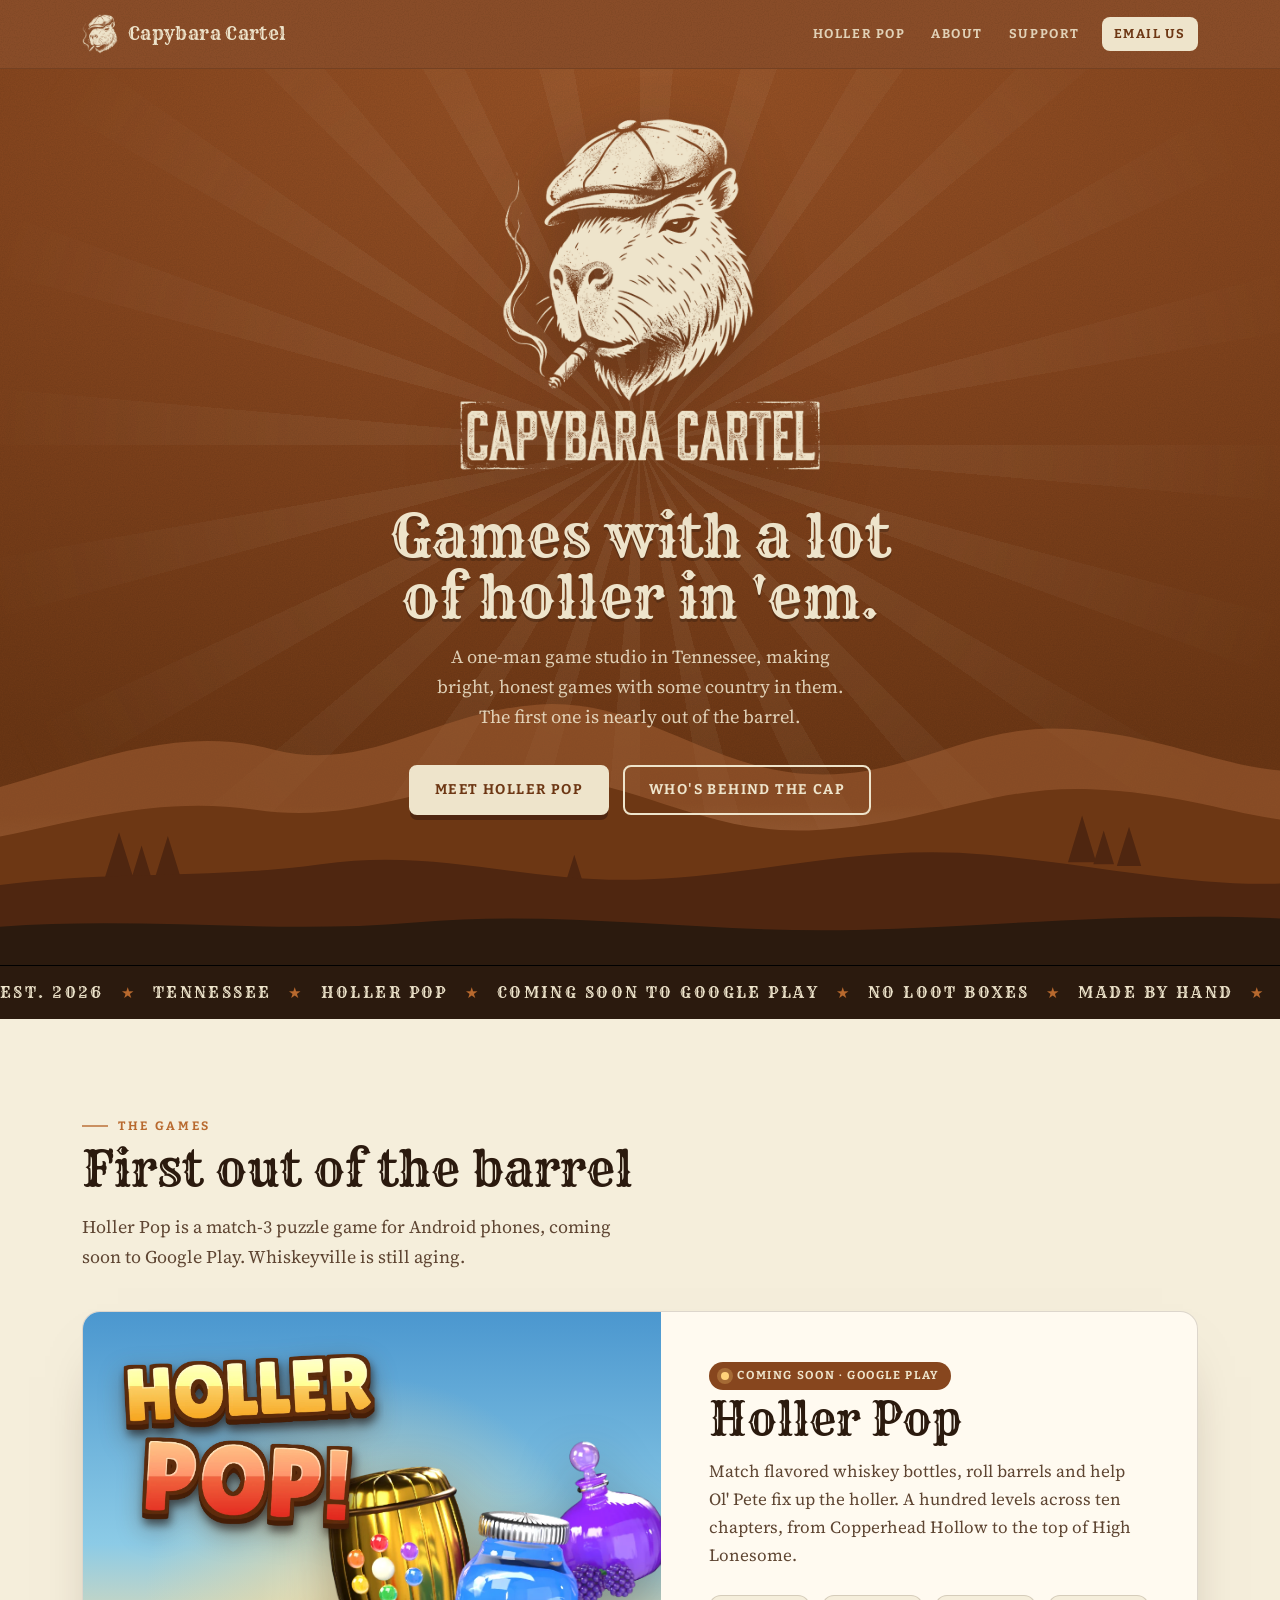
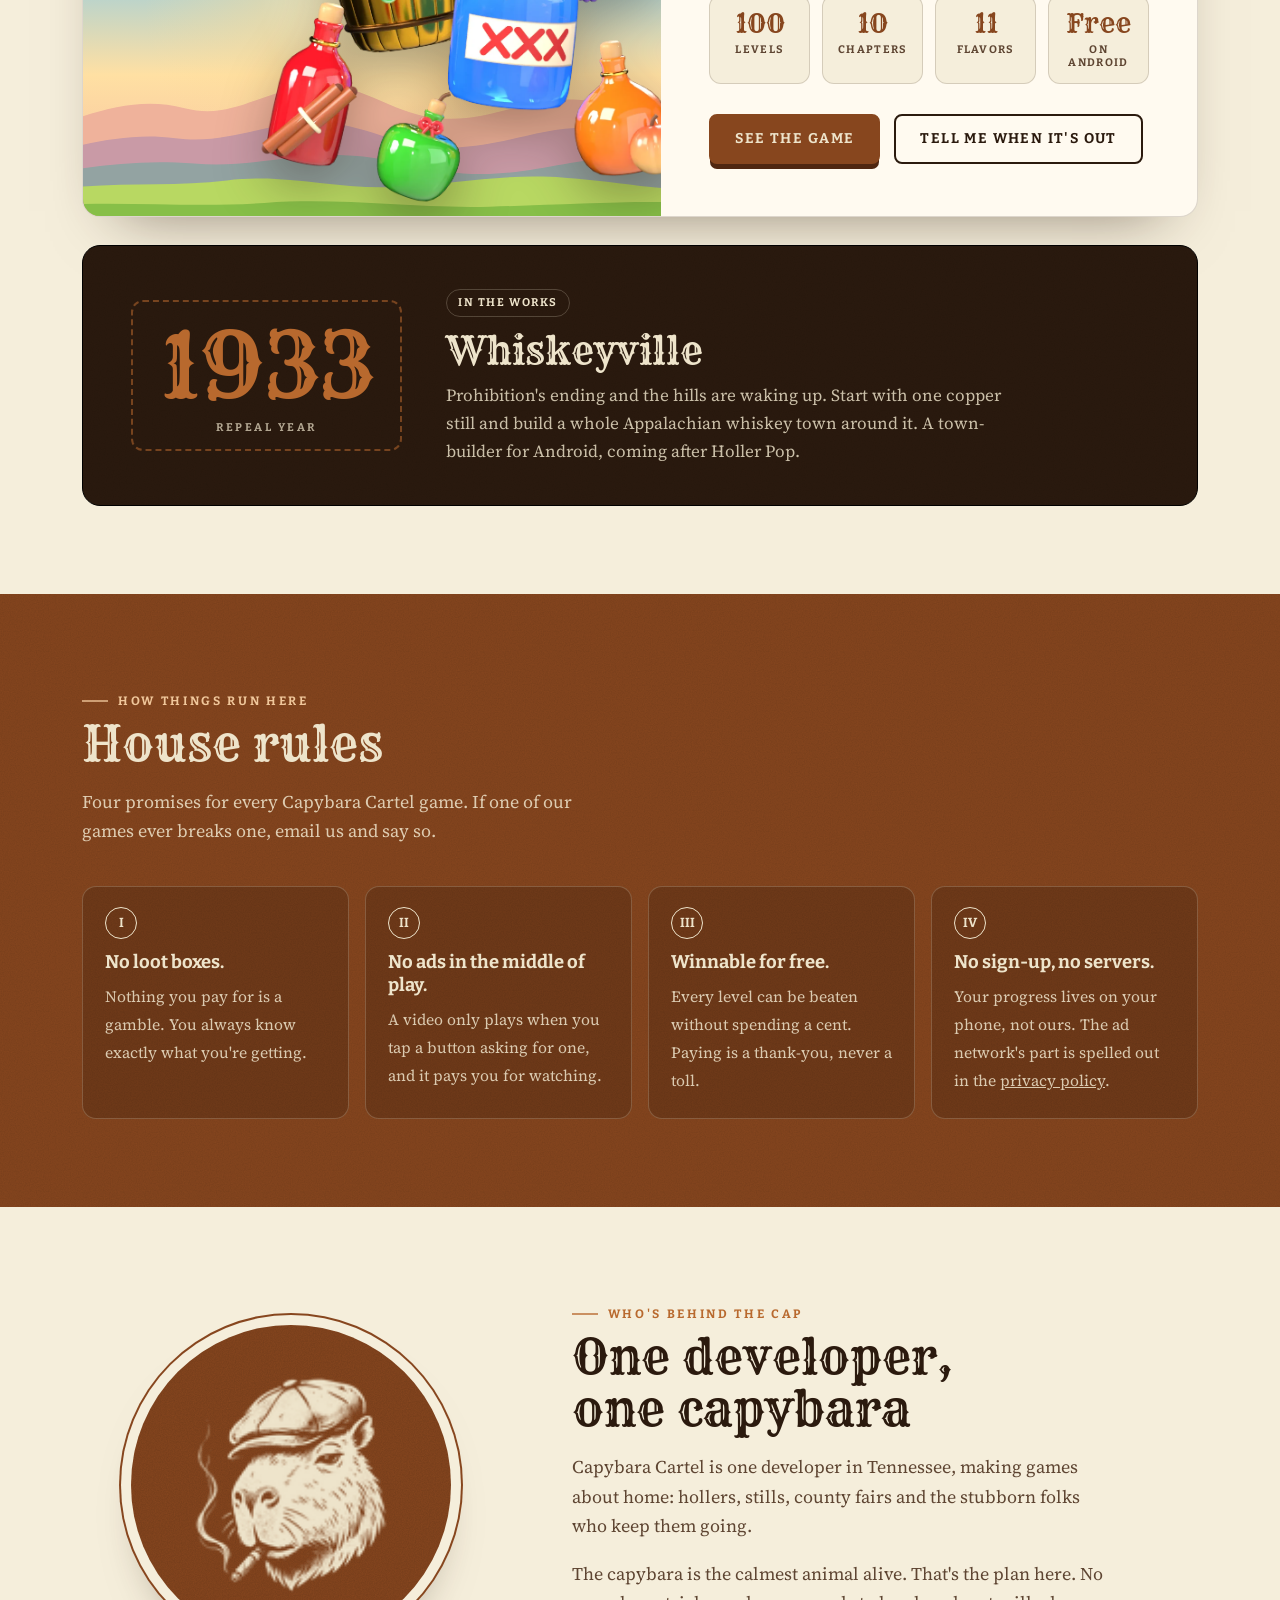
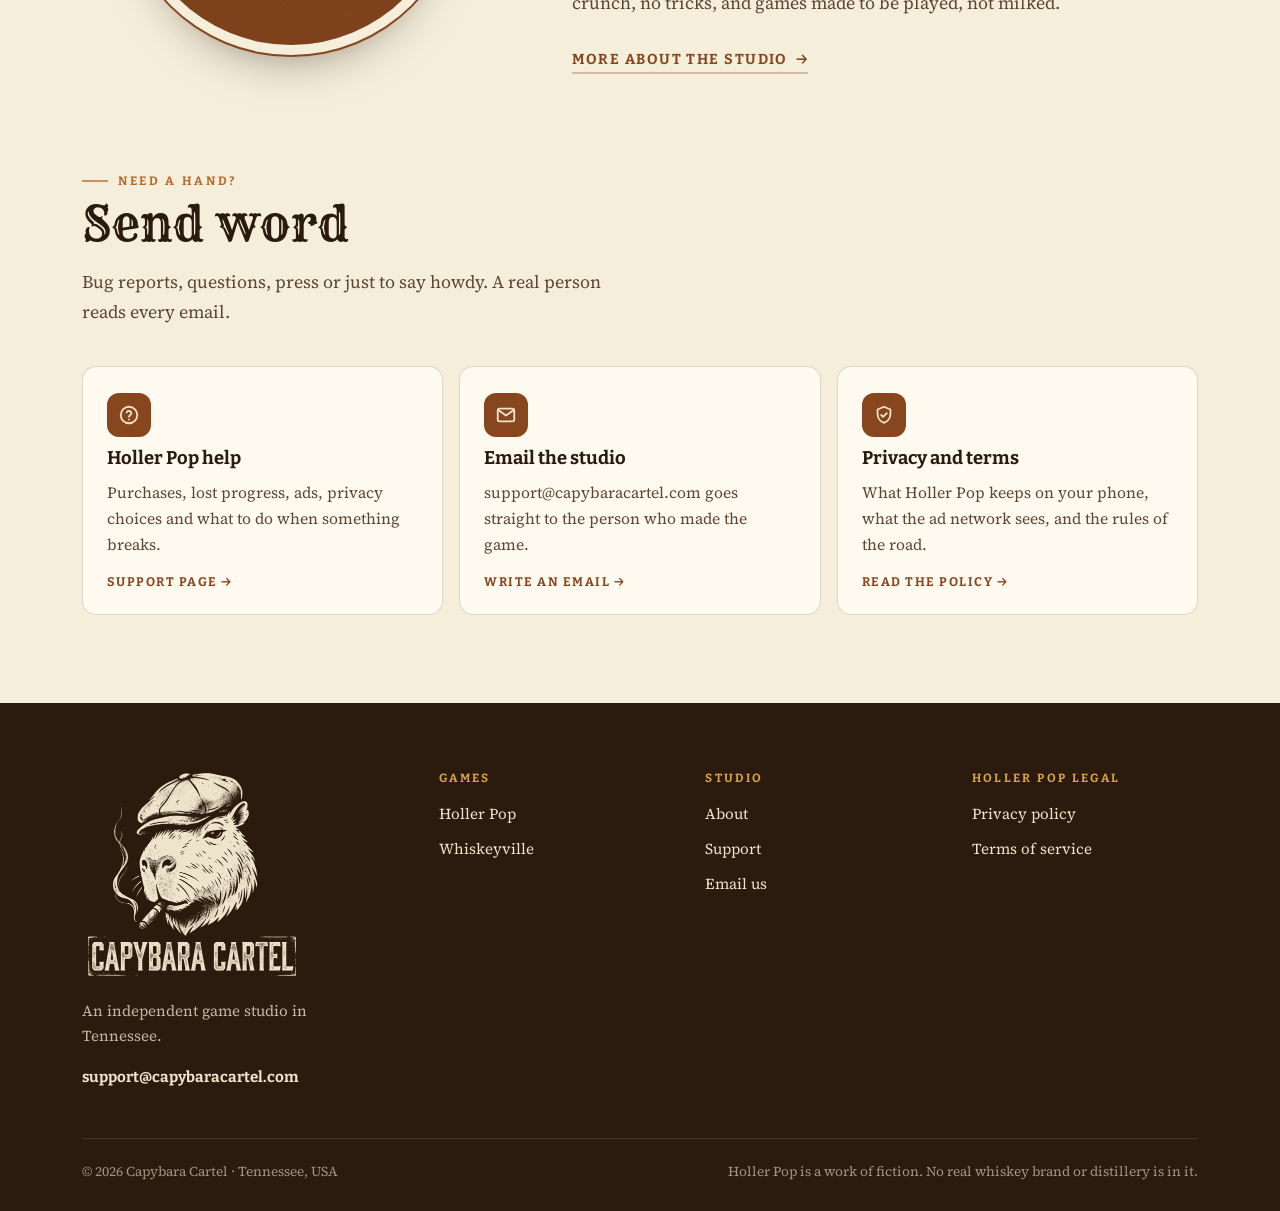
<file: index.html>
<!doctype html>
<html lang="en">
<head>
<meta charset="utf-8">
<meta name="viewport" content="width=device-width, initial-scale=1">
<title>Capybara Cartel · Independent games from Tennessee</title>
<meta name="description" content="Capybara Cartel is a one-person game studio in Tennessee. Home of Holler Pop, a match-3 puzzle game coming soon to Google Play.">
<meta name="theme-color" content="#87461e">
<link rel="canonical" href="https://capybaracartel.com/">

<meta property="og:type" content="website">
<meta property="og:site_name" content="Capybara Cartel">
<meta property="og:title" content="Capybara Cartel">
<meta property="og:description" content="A one-person game studio in Tennessee. Home of Holler Pop.">
<meta property="og:url" content="https://capybaracartel.com/">
<meta property="og:image" content="https://capybaracartel.com/assets/img/og-image.png">
<meta name="twitter:card" content="summary_large_image">

<link rel="icon" href="/assets/img/favicon.ico" sizes="any">
<link rel="icon" type="image/png" sizes="32x32" href="/assets/img/icon-32.png">
<link rel="apple-touch-icon" href="/assets/img/icon-180.png">
<link rel="manifest" href="/site.webmanifest">

<link rel="preconnect" href="https://fonts.googleapis.com">
<link rel="preconnect" href="https://fonts.gstatic.com" crossorigin>
<link href="https://fonts.googleapis.com/css2?family=Bitter:wght@600;700&family=Rye&family=Source+Serif+4:ital,opsz,wght@0,8..60,400;0,8..60,600;1,8..60,400&display=swap" rel="stylesheet">
<link rel="stylesheet" href="/assets/css/site.css">
<script>document.documentElement.classList.add("js")</script>
<script src="/assets/js/site.js" defer></script>
</head>
<body>
<a class="skip" href="#main">Skip to content</a>

<header class="site-header grain">
  <div class="wrap">
    <a class="brand" href="/" aria-label="Capybara Cartel home">
      <img src="/assets/img/mark-cream-112.png" width="100" height="112" alt="">
      <span>Capybara Cartel</span>
    </a>
    <button class="menu-btn" type="button" aria-expanded="false" aria-controls="site-nav">
      <svg viewBox="0 0 24 24" fill="none" stroke="currentColor" stroke-width="2.5" stroke-linecap="round" aria-hidden="true"><path d="M4 7h16M4 12h16M4 17h16"/></svg>Menu
    </button>
    <nav class="nav" id="site-nav" aria-label="Main">
      <a href="/holler-pop/">Holler Pop</a>
      <a href="/about/">About</a>
      <a href="/support/">Support</a>
      <a class="nav-cta" href="mailto:support@capybaracartel.com">Email us</a>
    </nav>
  </div>
</header>

<main id="main">
  <section class="hero grain" aria-labelledby="hero-title">
    <div class="rays" aria-hidden="true"></div>
    <div class="wrap">
      <img class="hero-logo" src="/assets/img/lockup-cream.png" width="880" height="858"
           alt="Capybara Cartel logo: a capybara in a flat cap with a cigar, above the studio name">
      <h1 id="hero-title">Games with a lot of holler in 'em.</h1>
      <p class="sub">A one-man game studio in Tennessee, making bright, honest games with some country in them. The first one is nearly out of the barrel.</p>
      <div class="actions">
        <a class="btn btn-cream" href="/holler-pop/">Meet Holler Pop</a>
        <a class="btn btn-ghost" href="/about/">Who's behind the cap</a>
      </div>
    </div>
    <div class="fog" aria-hidden="true"></div>
    <div class="ridges" aria-hidden="true">
      <svg viewBox="0 0 1440 300" preserveAspectRatio="xMidYMax slice">
        <path fill="#a35f33" opacity=".55" d="M0,120 C120,90 220,40 330,70 C430,96 500,30 610,22 C720,14 790,90 900,96 C1010,102 1070,40 1180,48 C1290,56 1360,100 1440,92 L1440,300 L0,300Z"/>
        <path fill="#6d3714" d="M0,170 C110,150 200,118 310,134 C420,150 490,104 600,100 C710,96 780,160 900,156 C1020,152 1090,108 1200,112 C1310,116 1380,150 1440,146 L1440,300 L0,300Z"/>
        <path fill="#4f2610" d="M150 206 l15 -48 l15 48z M178 208 l11 -36 l11 36z M204 204 l13 -42 l13 42z M1176 190 l15 -50 l15 50z M1203 192 l11 -36 l11 36z M1228 194 l13 -42 l13 42z M640 214 l10 -32 l10 32z"/>
        <path fill="#4f2610" d="M0,220 C140,196 250,210 380,192 C510,174 600,214 730,208 C860,202 960,170 1090,182 C1220,194 1330,222 1440,210 L1440,300 L0,300Z"/>
        <path fill="#2b1a0e" d="M0,262 C170,244 320,268 480,254 C640,240 790,266 950,262 C1110,258 1270,240 1440,252 L1440,300 L0,300Z"/>
      </svg>
    </div>
  </section>

  <div class="band" aria-hidden="true">
    <div class="band-track">
      <p>Est. 2026<span class="star">★</span>Tennessee<span class="star">★</span>Holler Pop<span class="star">★</span>Coming soon to Google Play<span class="star">★</span>No loot boxes<span class="star">★</span>Made by hand<span class="star">★</span></p>
      <p>Est. 2026<span class="star">★</span>Tennessee<span class="star">★</span>Holler Pop<span class="star">★</span>Coming soon to Google Play<span class="star">★</span>No loot boxes<span class="star">★</span>Made by hand<span class="star">★</span></p>
    </div>
  </div>

  <section id="games" aria-labelledby="games-title">
    <div class="wrap">
      <p class="eyebrow">The games</p>
      <h2 id="games-title">First out of the barrel</h2>
      <p class="lede">Holler Pop is a match-3 puzzle game for Android phones, coming soon to Google Play. Whiskeyville is still aging.</p>

      <article class="feature reveal" aria-labelledby="hp-title">
        <a class="feature-art" href="/holler-pop/" data-parallax tabindex="-1" aria-hidden="true">
          <div class="sun"></div>
          <div class="hills">
            <svg viewBox="0 0 1440 320" preserveAspectRatio="xMidYMax slice">
              <path fill="#efb29b" d="M0,140 C120,100 210,60 320,88 C420,114 480,52 590,40 C700,28 760,104 870,110 C980,116 1050,62 1160,70 C1270,78 1360,120 1440,112 L1440,320 L0,320Z"/>
              <path fill="#c99aa6" d="M0,190 C100,168 190,138 300,152 C410,166 480,122 590,118 C700,114 770,176 890,172 C1010,168 1080,126 1190,130 C1300,134 1380,166 1440,162 L1440,320 L0,320Z"/>
              <path fill="#93a3a2" d="M0,232 C120,212 220,196 340,206 C460,216 540,184 660,188 C780,192 850,232 970,228 C1090,224 1160,190 1270,196 C1360,201 1410,222 1440,220 L1440,320 L0,320Z"/>
              <path fill="#b8d862" d="M0,268 C150,240 280,258 410,242 C540,226 640,262 770,256 C900,250 1000,226 1130,236 C1260,246 1350,268 1440,258 L1440,320 L0,320Z"/>
              <path fill="#87bf48" d="M0,298 C170,282 320,302 490,290 C660,278 800,302 970,298 C1140,294 1300,282 1440,292 L1440,320 L0,320Z"/>
            </svg>
          </div>
          <img class="hp-logo" src="/assets/img/holler-pop/logo.webp" width="889" height="635" alt="" data-depth="0.4">
          <img class="cluster" src="/assets/img/holler-pop/cluster.webp" width="945" height="815" alt="" data-depth="1">
        </a>
        <div class="feature-body">
          <span class="status"><span class="dot"></span>Coming soon · Google Play</span>
          <h3 id="hp-title">Holler Pop</h3>
          <p>Match flavored whiskey bottles, roll barrels and help Ol' Pete fix up the holler. A hundred levels across ten chapters, from Copperhead Hollow to the top of High Lonesome.</p>
          <ul class="stats">
            <li><b>100</b><span>Levels</span></li>
            <li><b>10</b><span>Chapters</span></li>
            <li><b>11</b><span>Flavors</span></li>
            <li><b>Free</b><span>On Android</span></li>
          </ul>
          <div class="actions">
            <a class="btn btn-rust" href="/holler-pop/">See the game</a>
            <a class="btn btn-line" href="mailto:support@capybaracartel.com?subject=Tell%20me%20when%20Holler%20Pop%20is%20out&amp;body=Howdy!%20Send%20me%20a%20note%20when%20Holler%20Pop%20is%20on%20Google%20Play.">Tell me when it's out</a>
          </div>
        </div>
      </article>

      <article class="teaser grain reveal" id="whiskeyville" aria-labelledby="wv-title">
        <div class="year" aria-hidden="true">1933<small>Repeal year</small></div>
        <div>
          <span class="pill-line">In the works</span>
          <h3 id="wv-title">Whiskeyville</h3>
          <p>Prohibition's ending and the hills are waking up. Start with one copper still and build a whole Appalachian whiskey town around it. A town-builder for Android, coming after Holler Pop.</p>
        </div>
      </article>
    </div>
  </section>

  <section class="rules-sec grain" aria-labelledby="rules-title">
    <div class="wrap">
      <p class="eyebrow">How things run here</p>
      <h2 id="rules-title">House rules</h2>
      <p class="lede">Four promises for every Capybara Cartel game. If one of our games ever breaks one, email us and say so.</p>
      <ol class="rules-grid">
        <li class="reveal"><strong>No loot boxes.</strong><span>Nothing you pay for is a gamble. You always know exactly what you're getting.</span></li>
        <li class="reveal"><strong>No ads in the middle of play.</strong><span>A video only plays when you tap a button asking for one, and it pays you for watching.</span></li>
        <li class="reveal"><strong>Winnable for free.</strong><span>Every level can be beaten without spending a cent. Paying is a thank-you, never a toll.</span></li>
        <li class="reveal"><strong>No sign-up, no servers.</strong><span>Your progress lives on your phone, not ours. The ad network's part is spelled out in the <a href="/holler-pop/privacy.html">privacy policy</a>.</span></li>
      </ol>
    </div>
  </section>

  <section aria-labelledby="about-title">
    <div class="wrap about-strip">
      <div class="stamp reveal" aria-hidden="true"><img src="/assets/img/mark-cream-112.png" width="100" height="112" alt=""></div>
      <div class="reveal">
        <p class="eyebrow">Who's behind the cap</p>
        <h2 id="about-title">One developer, one capybara</h2>
        <p class="lede" style="margin-bottom:18px">Capybara Cartel is one developer in Tennessee, making games about home: hollers, stills, county fairs and the stubborn folks who keep them going.</p>
        <p class="lede" style="margin-bottom:26px">The capybara is the calmest animal alive. That's the plan here. No crunch, no tricks, and games made to be played, not milked.</p>
        <a class="text-link" href="/about/">More about the studio <span aria-hidden="true">→</span></a>
      </div>
    </div>
  </section>

  <section class="help-band" id="contact" aria-labelledby="help-title">
    <div class="wrap">
      <p class="eyebrow">Need a hand?</p>
      <h2 id="help-title">Send word</h2>
      <p class="lede">Bug reports, questions, press or just to say howdy. A real person reads every email.</p>
      <div class="help-cards">
        <a class="help-card reveal" href="/support/">
          <span class="ico"><svg viewBox="0 0 24 24" fill="none" stroke="currentColor" stroke-width="2" stroke-linecap="round" stroke-linejoin="round" aria-hidden="true"><circle cx="12" cy="12" r="9"/><path d="M9.5 9.2a2.6 2.6 0 0 1 5 .9c0 1.7-2.5 2.3-2.5 3.9"/><path d="M12 17h.01"/></svg></span>
          <strong>Holler Pop help</strong>
          <span>Purchases, lost progress, ads, privacy choices and what to do when something breaks.</span>
          <em>Support page →</em>
        </a>
        <a class="help-card reveal" href="mailto:support@capybaracartel.com">
          <span class="ico"><svg viewBox="0 0 24 24" fill="none" stroke="currentColor" stroke-width="2" stroke-linecap="round" stroke-linejoin="round" aria-hidden="true"><rect x="3" y="5" width="18" height="14" rx="2"/><path d="m3.5 6.5 8.5 6 8.5-6"/></svg></span>
          <strong>Email the studio</strong>
          <span>support@capybaracartel.com goes straight to the person who made the game.</span>
          <em>Write an email →</em>
        </a>
        <a class="help-card reveal" href="/holler-pop/privacy.html">
          <span class="ico"><svg viewBox="0 0 24 24" fill="none" stroke="currentColor" stroke-width="2" stroke-linecap="round" stroke-linejoin="round" aria-hidden="true"><path d="M12 3 5 6v5c0 4.4 3 8.3 7 9.5 4-1.2 7-5.1 7-9.5V6l-7-3Z"/><path d="m9 12 2 2 4-4"/></svg></span>
          <strong>Privacy and terms</strong>
          <span>What Holler Pop keeps on your phone, what the ad network sees, and the rules of the road.</span>
          <em>Read the policy →</em>
        </a>
      </div>
    </div>
  </section>
</main>

<footer class="site-footer">
  <div class="wrap">
    <div class="foot-grid">
      <div class="foot-brand">
        <img src="/assets/img/lockup-cream.png" width="880" height="858" alt="Capybara Cartel">
        <p>An independent game studio in Tennessee.</p>
        <a class="foot-mail" href="mailto:support@capybaracartel.com">support@capybaracartel.com</a>
      </div>
      <div>
        <h2>Games</h2>
        <ul>
          <li><a href="/holler-pop/">Holler Pop</a></li>
          <li><a href="/#whiskeyville">Whiskeyville</a></li>
        </ul>
      </div>
      <div>
        <h2>Studio</h2>
        <ul>
          <li><a href="/about/">About</a></li>
          <li><a href="/support/">Support</a></li>
          <li><a href="mailto:support@capybaracartel.com">Email us</a></li>
        </ul>
      </div>
      <div>
        <h2>Holler Pop legal</h2>
        <ul>
          <li><a href="/holler-pop/privacy.html">Privacy policy</a></li>
          <li><a href="/holler-pop/terms.html">Terms of service</a></li>
        </ul>
      </div>
    </div>
    <div class="foot-base">
      <span>© <span data-year>2026</span> Capybara Cartel · Tennessee, USA</span>
      <span>Holler Pop is a work of fiction. No real whiskey brand or distillery is in it.</span>
    </div>
  </div>
</footer>
</body>
</html>
</file>
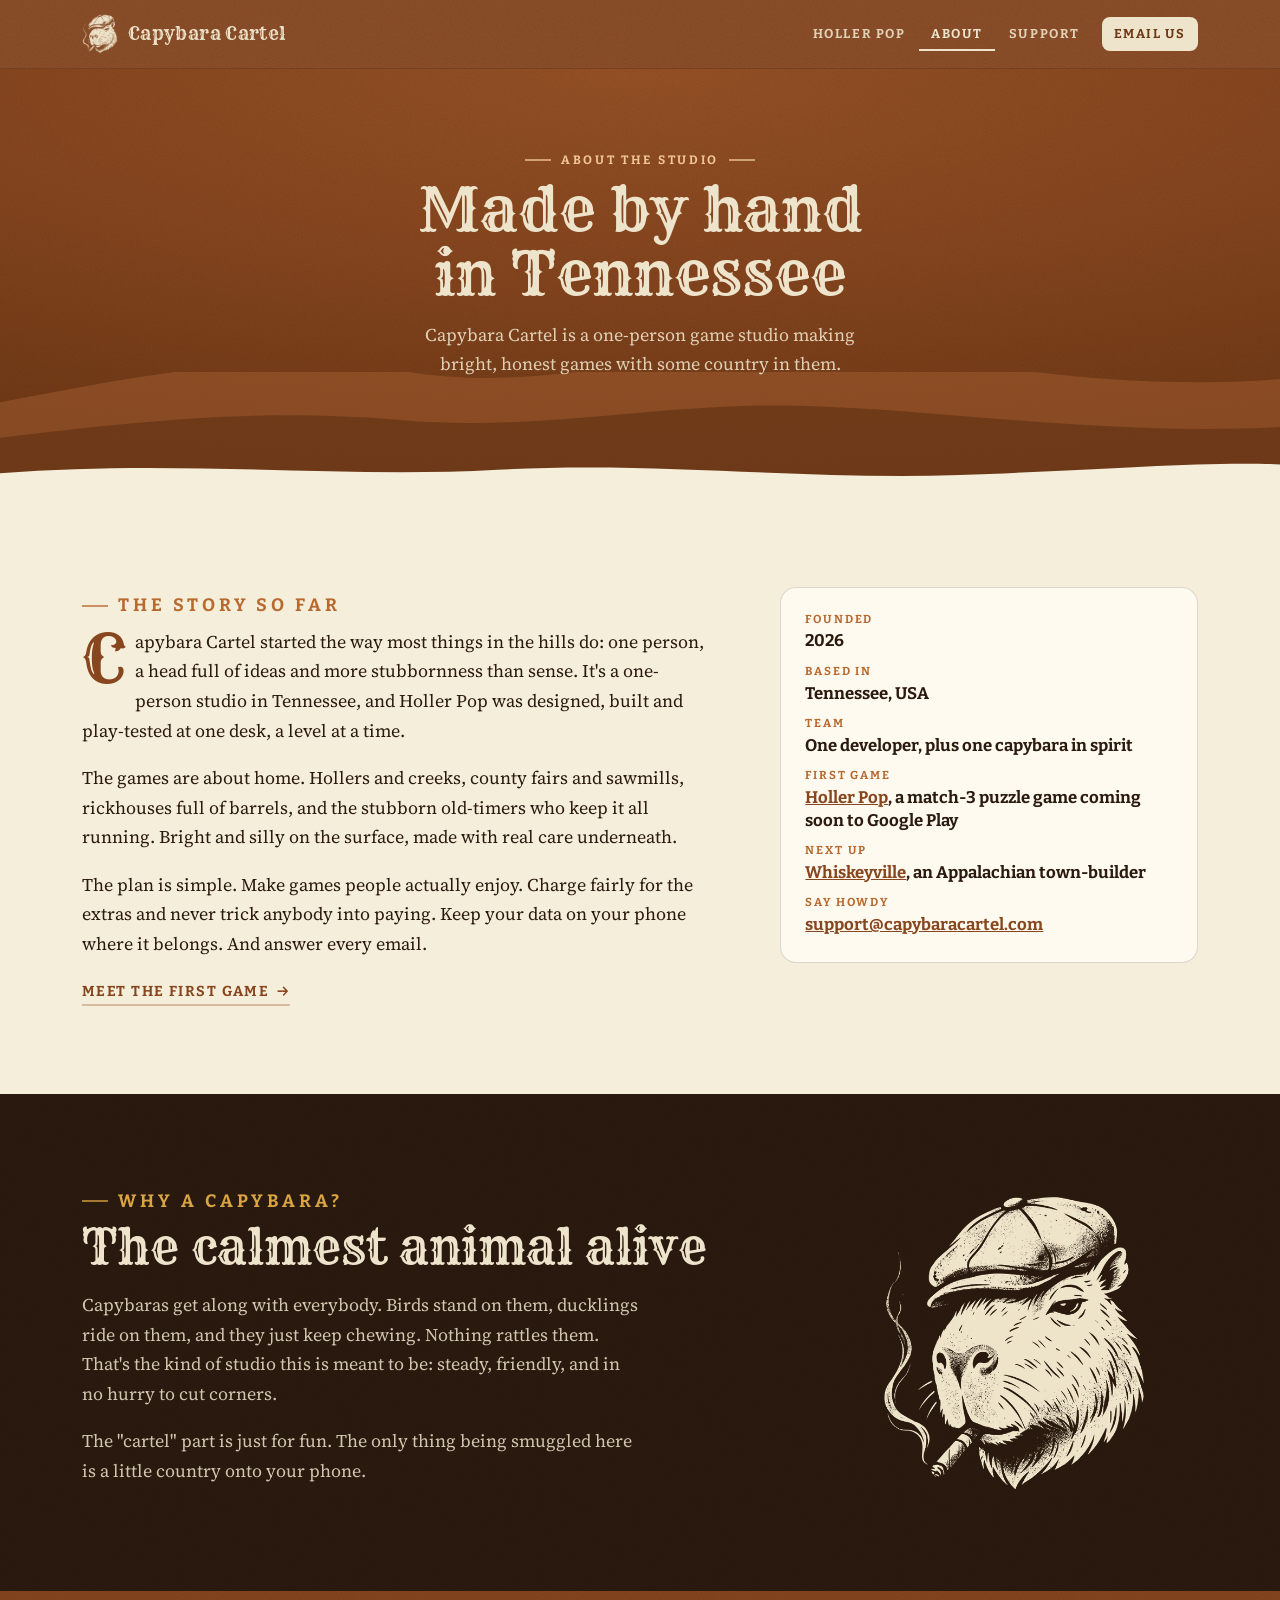
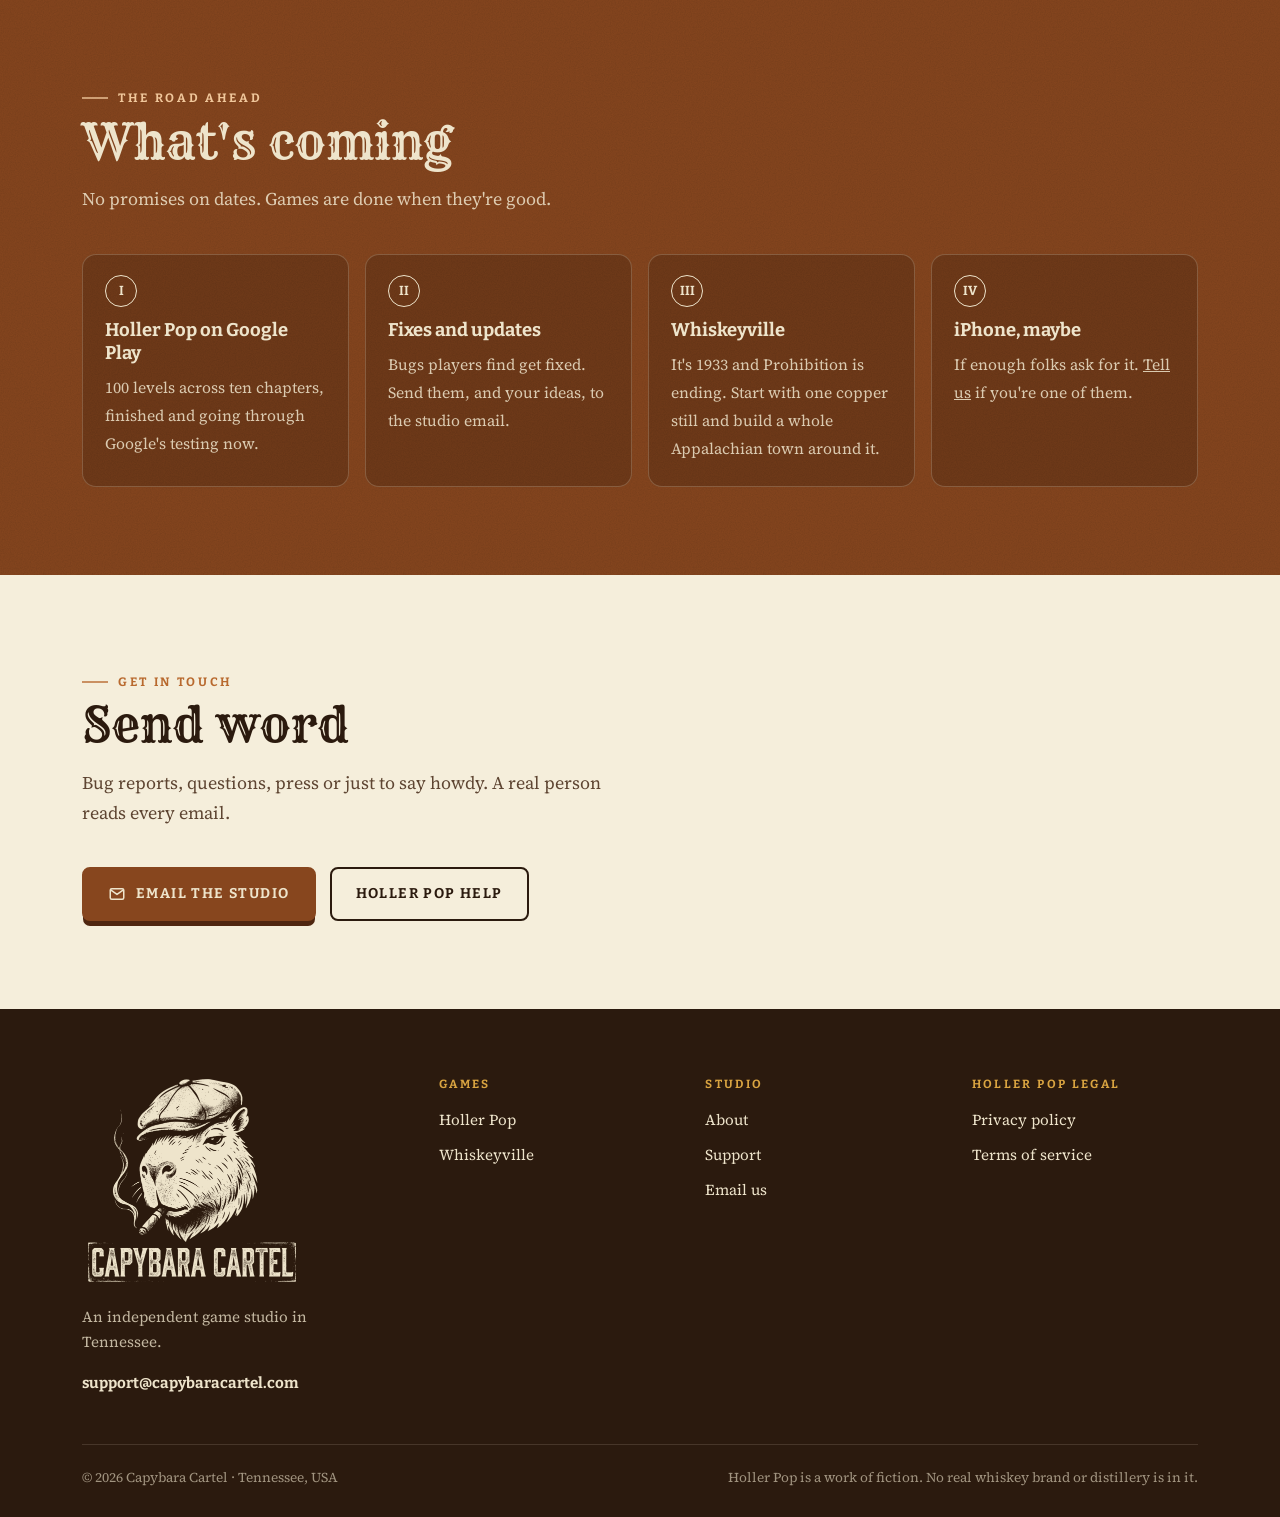
<file: about/index.html>
<!doctype html>
<html lang="en">
<head>
<meta charset="utf-8">
<meta name="viewport" content="width=device-width, initial-scale=1">
<title>About · Capybara Cartel</title>
<meta name="description" content="Capybara Cartel is a one-person game studio in Tennessee making bright, honest games with some country in them. Home of Holler Pop.">
<meta name="theme-color" content="#87461e">
<link rel="canonical" href="https://capybaracartel.com/about/">

<meta property="og:type" content="website">
<meta property="og:site_name" content="Capybara Cartel">
<meta property="og:title" content="About Capybara Cartel">
<meta property="og:description" content="A one-person game studio in Tennessee, making bright, honest games with some country in them.">
<meta property="og:url" content="https://capybaracartel.com/about/">
<meta property="og:image" content="https://capybaracartel.com/assets/img/og-image.png">

<link rel="icon" href="/assets/img/favicon.ico" sizes="any">
<link rel="icon" type="image/png" sizes="32x32" href="/assets/img/icon-32.png">
<link rel="apple-touch-icon" href="/assets/img/icon-180.png">
<link rel="manifest" href="/site.webmanifest">

<link rel="preconnect" href="https://fonts.googleapis.com">
<link rel="preconnect" href="https://fonts.gstatic.com" crossorigin>
<link href="https://fonts.googleapis.com/css2?family=Bitter:wght@600;700&family=Rye&family=Source+Serif+4:ital,opsz,wght@0,8..60,400;0,8..60,600;1,8..60,400&display=swap" rel="stylesheet">
<link rel="stylesheet" href="/assets/css/site.css">
<script>document.documentElement.classList.add("js")</script>
<script src="/assets/js/site.js" defer></script>
</head>
<body>
<a class="skip" href="#main">Skip to content</a>

<header class="site-header grain">
  <div class="wrap">
    <a class="brand" href="/" aria-label="Capybara Cartel home">
      <img src="/assets/img/mark-cream-112.png" width="100" height="112" alt="">
      <span>Capybara Cartel</span>
    </a>
    <button class="menu-btn" type="button" aria-expanded="false" aria-controls="site-nav">
      <svg viewBox="0 0 24 24" fill="none" stroke="currentColor" stroke-width="2.5" stroke-linecap="round" aria-hidden="true"><path d="M4 7h16M4 12h16M4 17h16"/></svg>Menu
    </button>
    <nav class="nav" id="site-nav" aria-label="Main">
      <a href="/holler-pop/">Holler Pop</a>
      <a href="/about/" aria-current="page">About</a>
      <a href="/support/">Support</a>
      <a class="nav-cta" href="mailto:support@capybaracartel.com">Email us</a>
    </nav>
  </div>
</header>

<main id="main">
  <section class="page-hero grain" aria-labelledby="page-title">
    <div class="wrap">
      <span class="eyebrow">About the studio</span>
      <h1 id="page-title">Made by hand in Tennessee</h1>
      <p>Capybara Cartel is a one-person game studio making bright, honest games with some country in them.</p>
    </div>
    <div class="ridges" aria-hidden="true">
      <svg viewBox="0 0 1440 200" preserveAspectRatio="xMidYMax slice">
        <path fill="#a35f33" opacity=".5" d="M0,90 C160,60 300,30 460,56 C620,82 760,24 920,30 C1080,36 1220,80 1440,64 L1440,200 L0,200Z"/>
        <path fill="#5a2c10" opacity=".55" d="M0,130 C150,112 290,96 450,110 C610,124 740,90 900,94 C1060,98 1240,128 1440,118 L1440,200 L0,200Z"/>
        <path fill="#f5eedb" d="M0,170 C200,154 380,176 560,166 C740,156 900,178 1080,172 C1240,166 1360,156 1440,160 L1440,200 L0,200Z"/>
      </svg>
    </div>
  </section>

  <section aria-labelledby="story-title">
    <div class="wrap story">
      <div class="body reveal">
        <p class="eyebrow">The story so far</p>
        <h2 id="story-title" class="sr-only">The story so far</h2>
        <p class="dropcap">Capybara Cartel started the way most things in the hills do: one person, a head full of ideas and more stubbornness than sense. It's a one-person studio in Tennessee, and Holler Pop was designed, built and play-tested at one desk, a level at a time.</p>
        <p>The games are about home. Hollers and creeks, county fairs and sawmills, rickhouses full of barrels, and the stubborn old-timers who keep it all running. Bright and silly on the surface, made with real care underneath.</p>
        <p>The plan is simple. Make games people actually enjoy. Charge fairly for the extras and never trick anybody into paying. Keep your data on your phone where it belongs. And answer every email.</p>
        <a class="text-link" href="/holler-pop/">Meet the first game <span aria-hidden="true">→</span></a>
      </div>
      <aside class="facts reveal" aria-label="Studio facts">
        <dl>
          <div><dt>Founded</dt><dd>2026</dd></div>
          <div><dt>Based in</dt><dd>Tennessee, USA</dd></div>
          <div><dt>Team</dt><dd>One developer, plus one capybara in spirit</dd></div>
          <div><dt>First game</dt><dd><a href="/holler-pop/">Holler Pop</a>, a match-3 puzzle game coming soon to Google Play</dd></div>
          <div><dt>Next up</dt><dd><a href="/#whiskeyville">Whiskeyville</a>, an Appalachian town-builder</dd></div>
          <div><dt>Say howdy</dt><dd><a href="mailto:support@capybaracartel.com">support@capybaracartel.com</a></dd></div>
        </dl>
      </aside>
    </div>
  </section>

  <section class="why grain" aria-labelledby="why-title">
    <div class="wrap why-grid">
      <div class="reveal">
        <p class="eyebrow">Why a capybara?</p>
        <h2 id="why-title">The calmest animal alive</h2>
        <p>Capybaras get along with everybody. Birds stand on them, ducklings ride on them, and they just keep chewing. Nothing rattles them. That's the kind of studio this is meant to be: steady, friendly, and in no hurry to cut corners.</p>
        <p>The "cartel" part is just for fun. The only thing being smuggled here is a little country onto your phone.</p>
      </div>
      <img class="reveal" src="/assets/img/mark-cream-480.webp" width="480" height="538" alt="The Capybara Cartel capybara in a flat cap" loading="lazy">
    </div>
  </section>

  <section class="rules-sec grain" aria-labelledby="road-title">
    <div class="wrap">
      <p class="eyebrow">The road ahead</p>
      <h2 id="road-title">What's coming</h2>
      <p class="lede">No promises on dates. Games are done when they're good.</p>
      <ol class="rules-grid">
        <li class="reveal"><strong>Holler Pop on Google Play</strong><span>100 levels across ten chapters, finished and going through Google's testing now.</span></li>
        <li class="reveal"><strong>Fixes and updates</strong><span>Bugs players find get fixed. Send them, and your ideas, to the studio email.</span></li>
        <li class="reveal"><strong>Whiskeyville</strong><span>It's 1933 and Prohibition is ending. Start with one copper still and build a whole Appalachian town around it.</span></li>
        <li class="reveal"><strong>iPhone, maybe</strong><span>If enough folks ask for it. <a href="mailto:support@capybaracartel.com?subject=Holler%20Pop%20on%20iPhone" style="color:inherit">Tell us</a> if you're one of them.</span></li>
      </ol>
    </div>
  </section>

  <section class="help-band" style="padding-top:88px" aria-labelledby="help-title">
    <div class="wrap">
      <p class="eyebrow">Get in touch</p>
      <h2 id="help-title">Send word</h2>
      <p class="lede">Bug reports, questions, press or just to say howdy. A real person reads every email.</p>
      <div class="actions">
        <a class="btn btn-rust" href="mailto:support@capybaracartel.com">
          <svg viewBox="0 0 24 24" fill="none" stroke="currentColor" stroke-width="2" stroke-linecap="round" stroke-linejoin="round" aria-hidden="true"><rect x="3" y="5" width="18" height="14" rx="2"/><path d="m3.5 6.5 8.5 6 8.5-6"/></svg>Email the studio
        </a>
        <a class="btn btn-line" href="/support/">Holler Pop help</a>
      </div>
    </div>
  </section>
</main>

<footer class="site-footer">
  <div class="wrap">
    <div class="foot-grid">
      <div class="foot-brand">
        <img src="/assets/img/lockup-cream.png" width="880" height="858" alt="Capybara Cartel">
        <p>An independent game studio in Tennessee.</p>
        <a class="foot-mail" href="mailto:support@capybaracartel.com">support@capybaracartel.com</a>
      </div>
      <div>
        <h2>Games</h2>
        <ul>
          <li><a href="/holler-pop/">Holler Pop</a></li>
          <li><a href="/#whiskeyville">Whiskeyville</a></li>
        </ul>
      </div>
      <div>
        <h2>Studio</h2>
        <ul>
          <li><a href="/about/" aria-current="page">About</a></li>
          <li><a href="/support/">Support</a></li>
          <li><a href="mailto:support@capybaracartel.com">Email us</a></li>
        </ul>
      </div>
      <div>
        <h2>Holler Pop legal</h2>
        <ul>
          <li><a href="/holler-pop/privacy.html">Privacy policy</a></li>
          <li><a href="/holler-pop/terms.html">Terms of service</a></li>
        </ul>
      </div>
    </div>
    <div class="foot-base">
      <span>© <span data-year>2026</span> Capybara Cartel · Tennessee, USA</span>
      <span>Holler Pop is a work of fiction. No real whiskey brand or distillery is in it.</span>
    </div>
  </div>
</footer>
</body>
</html>
</file>
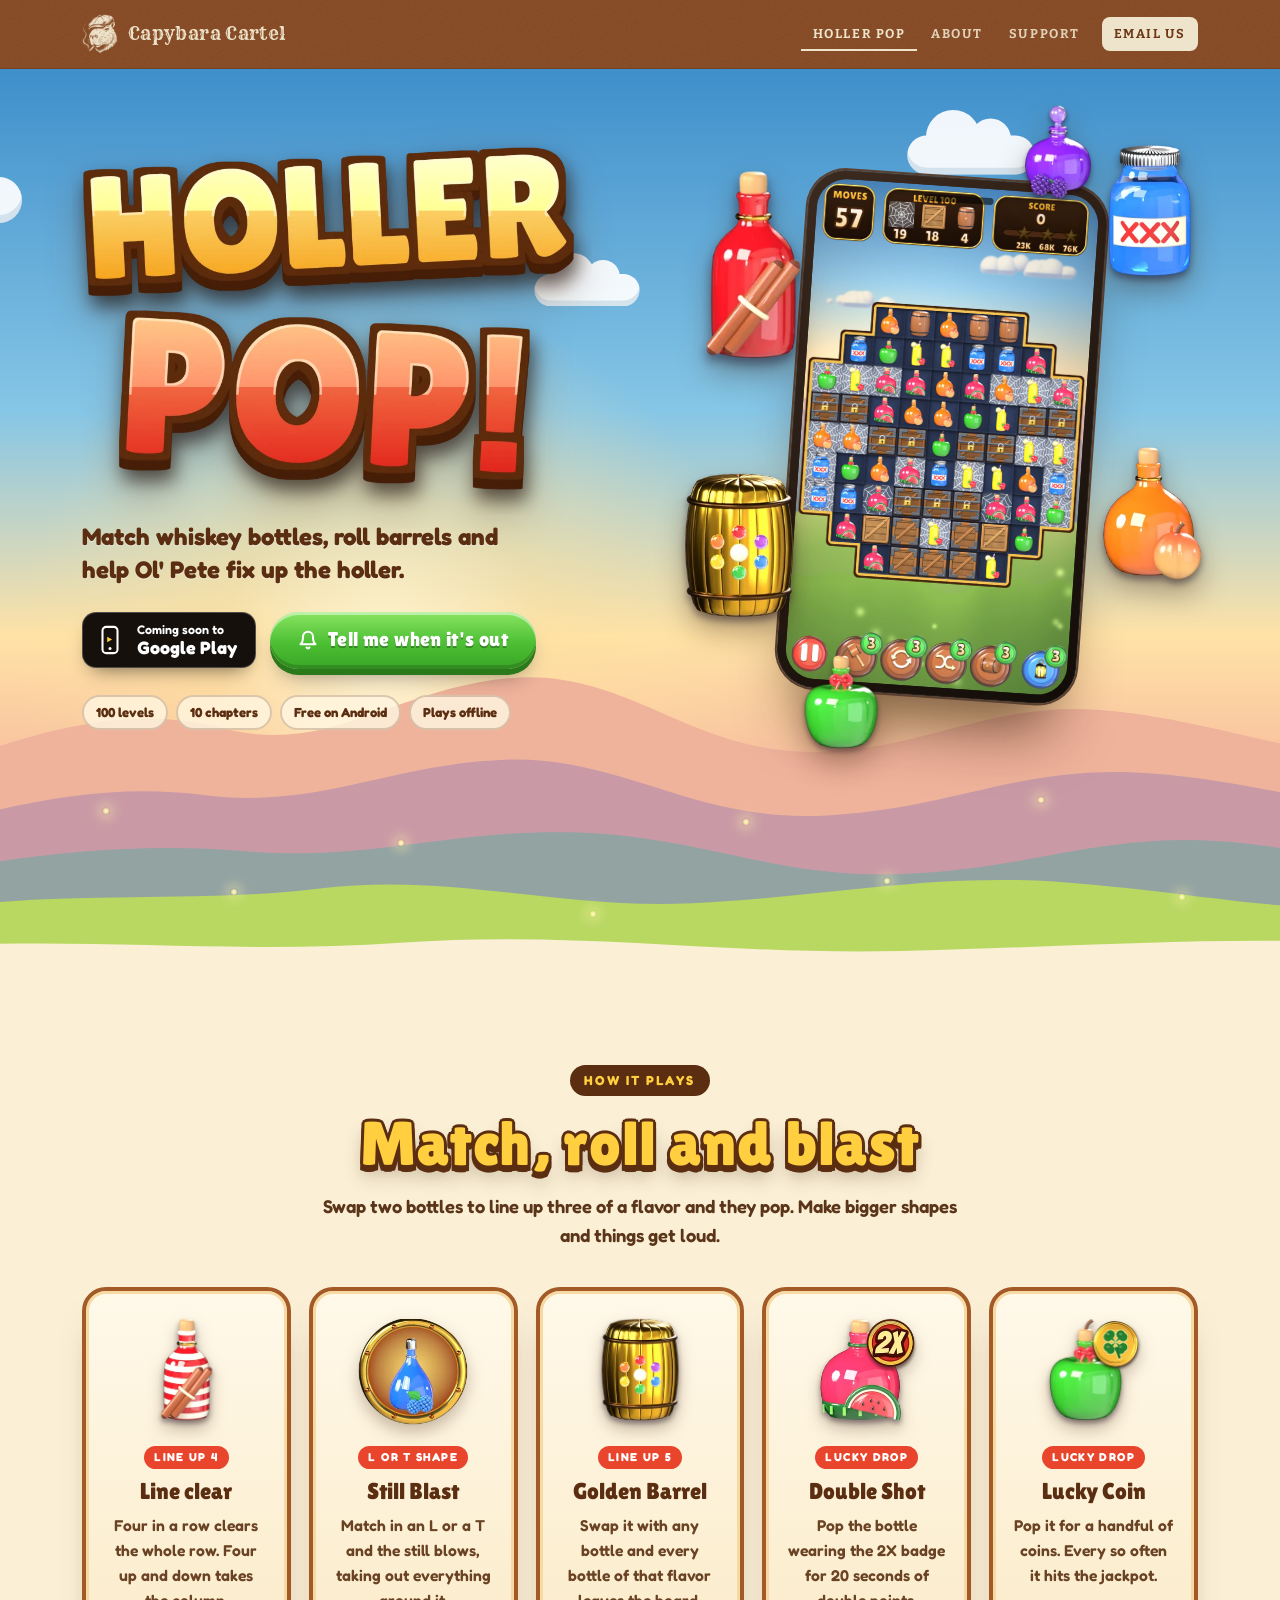
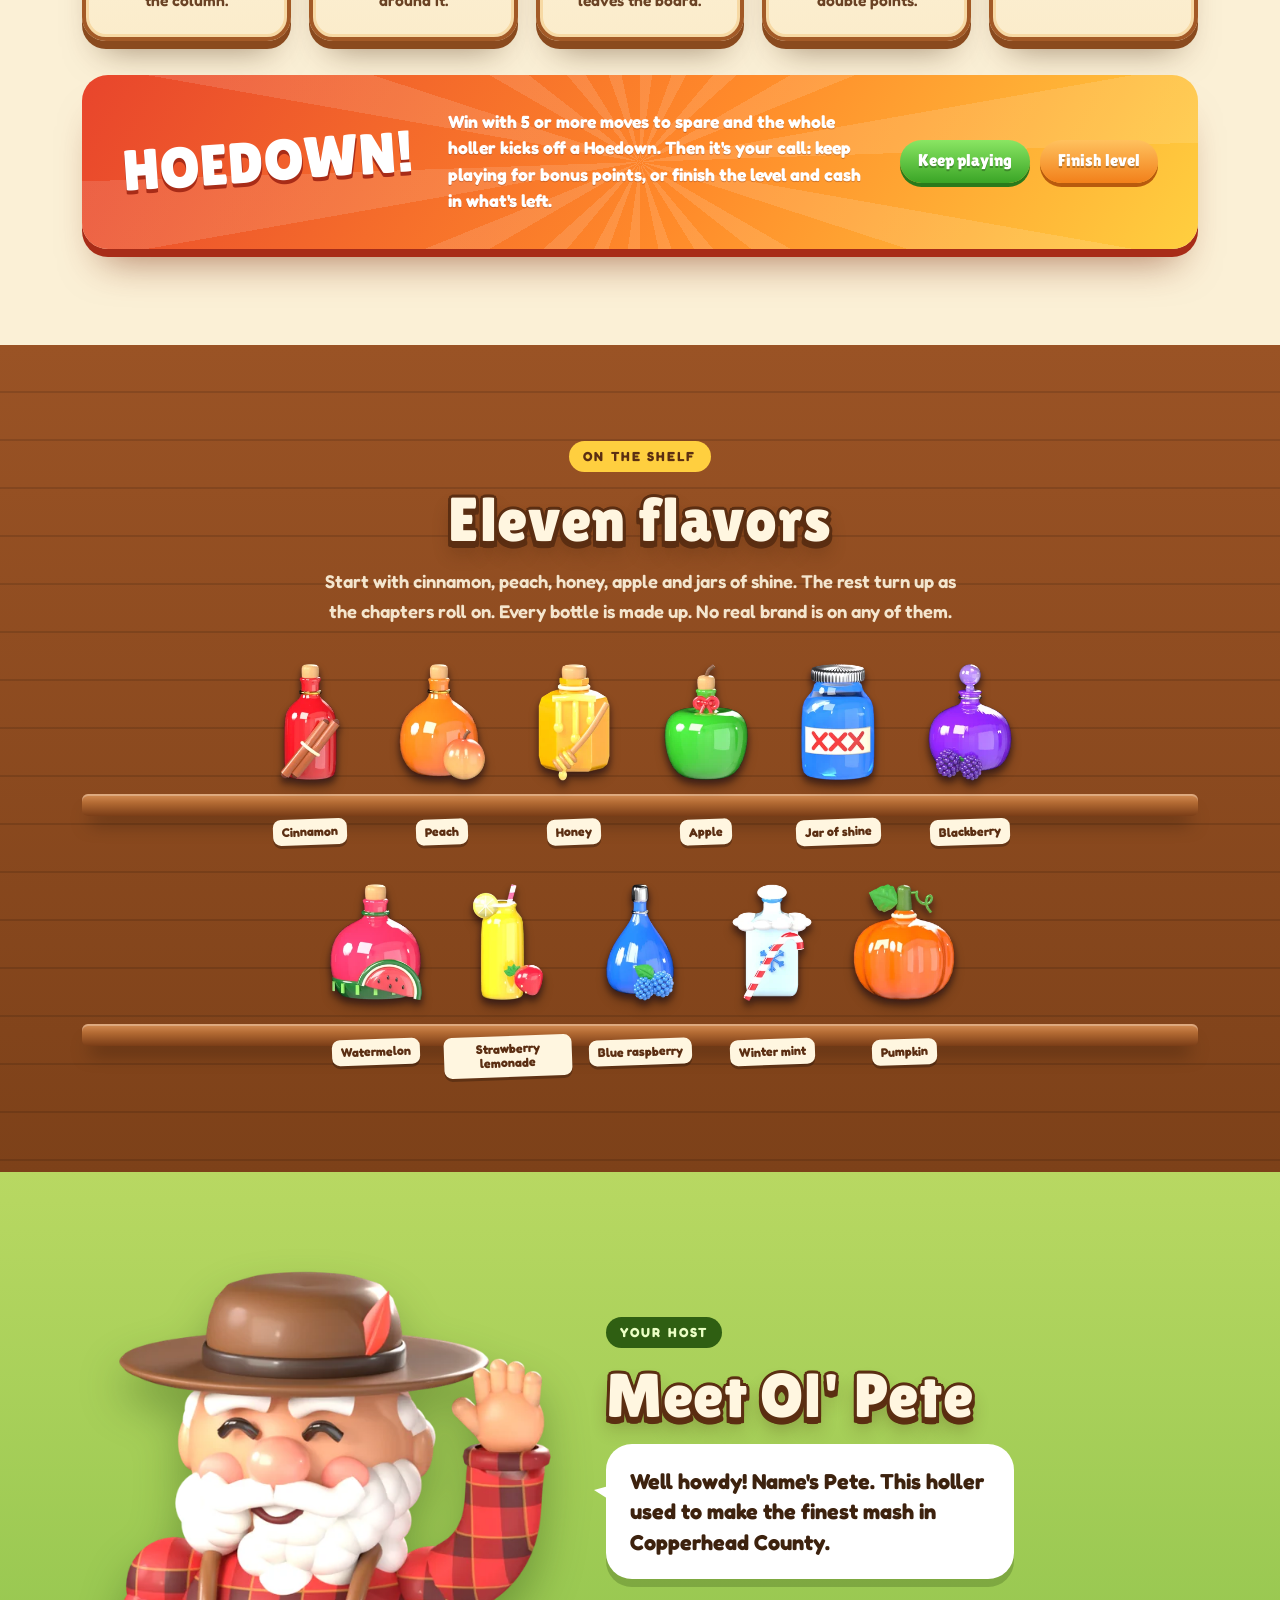
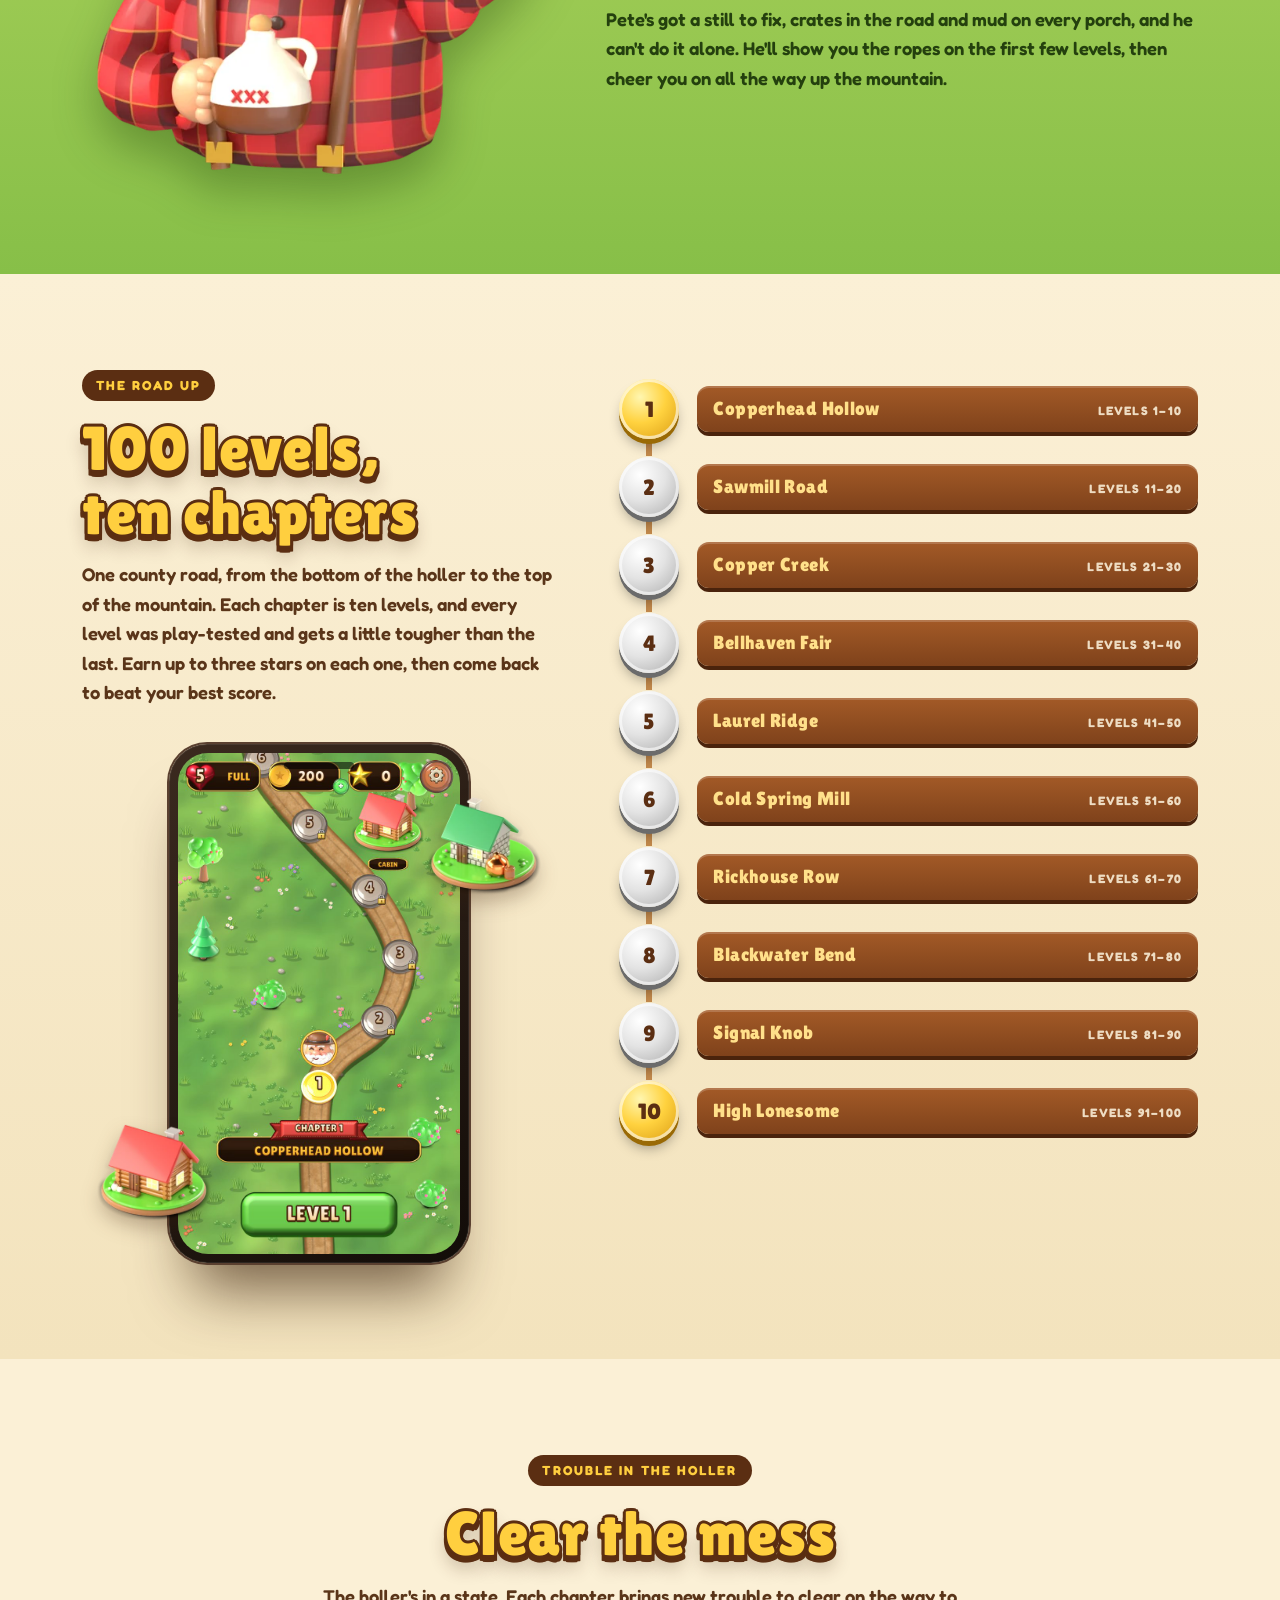
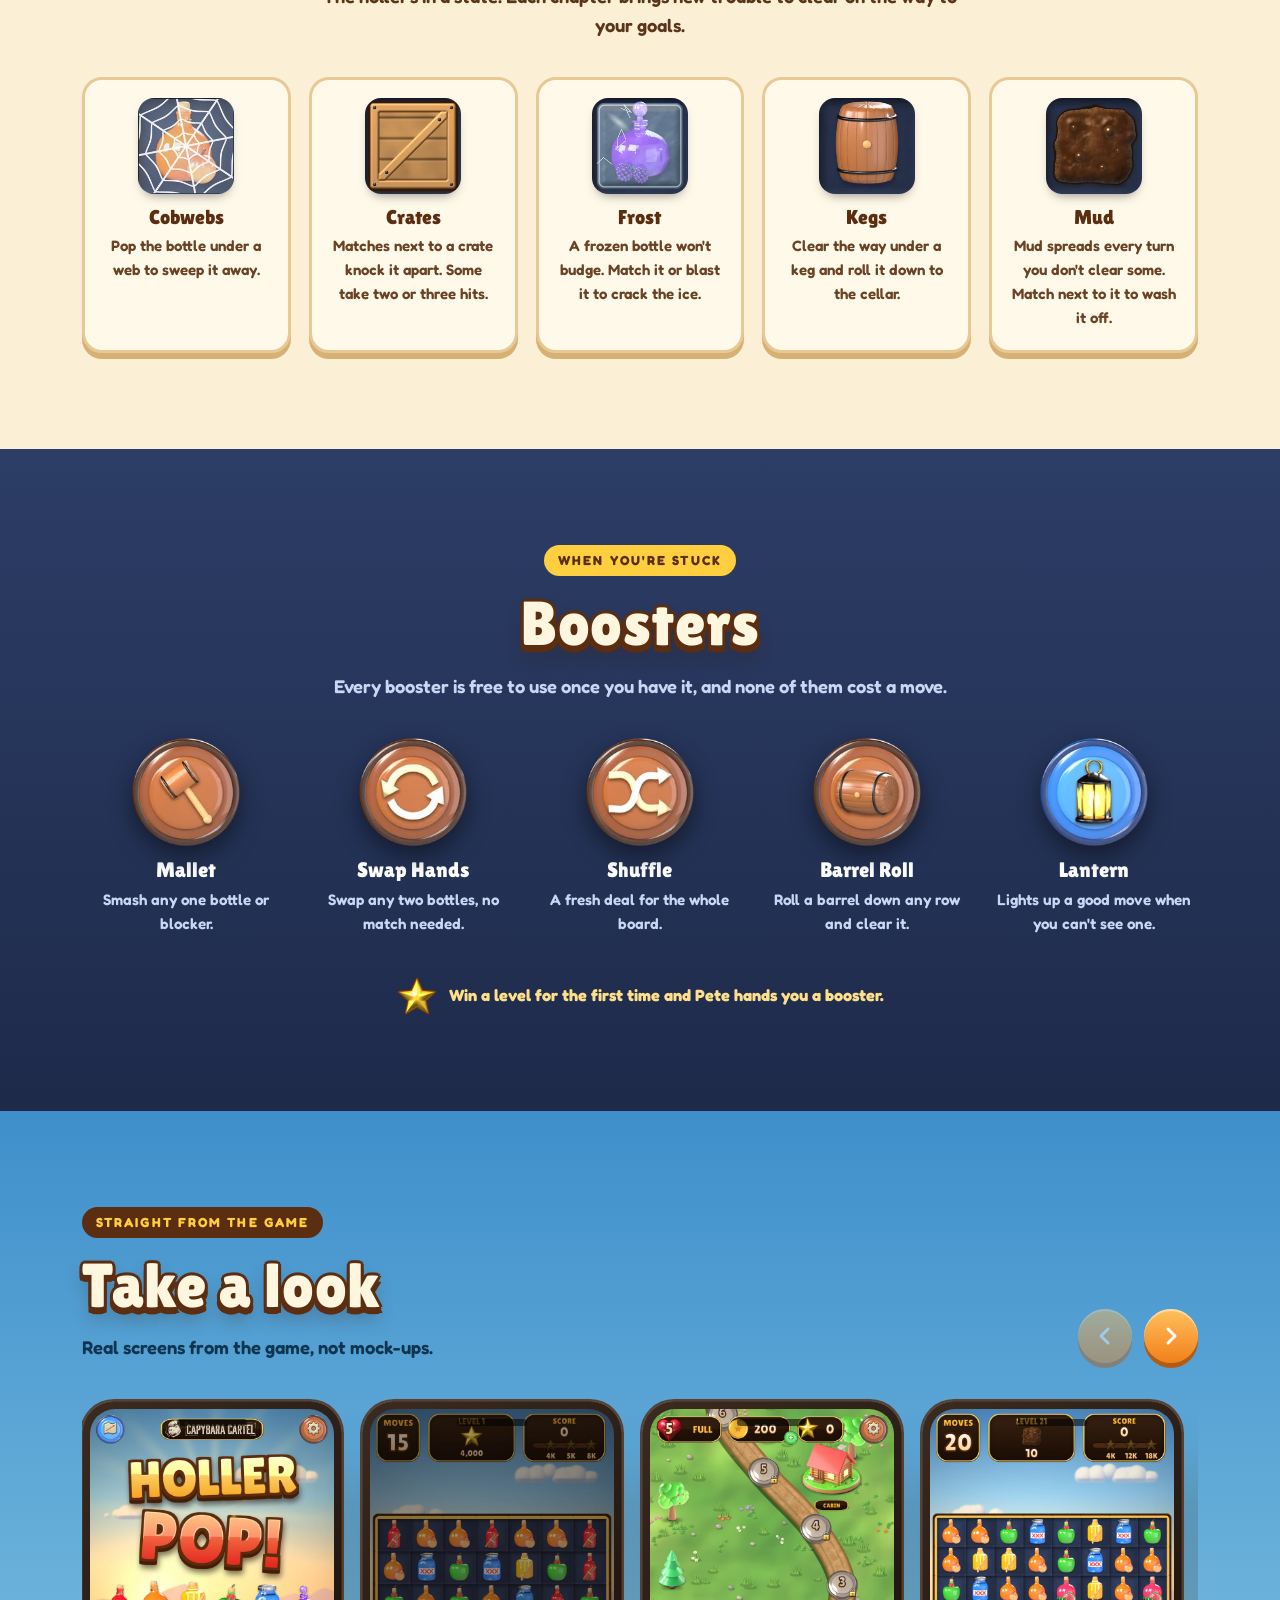
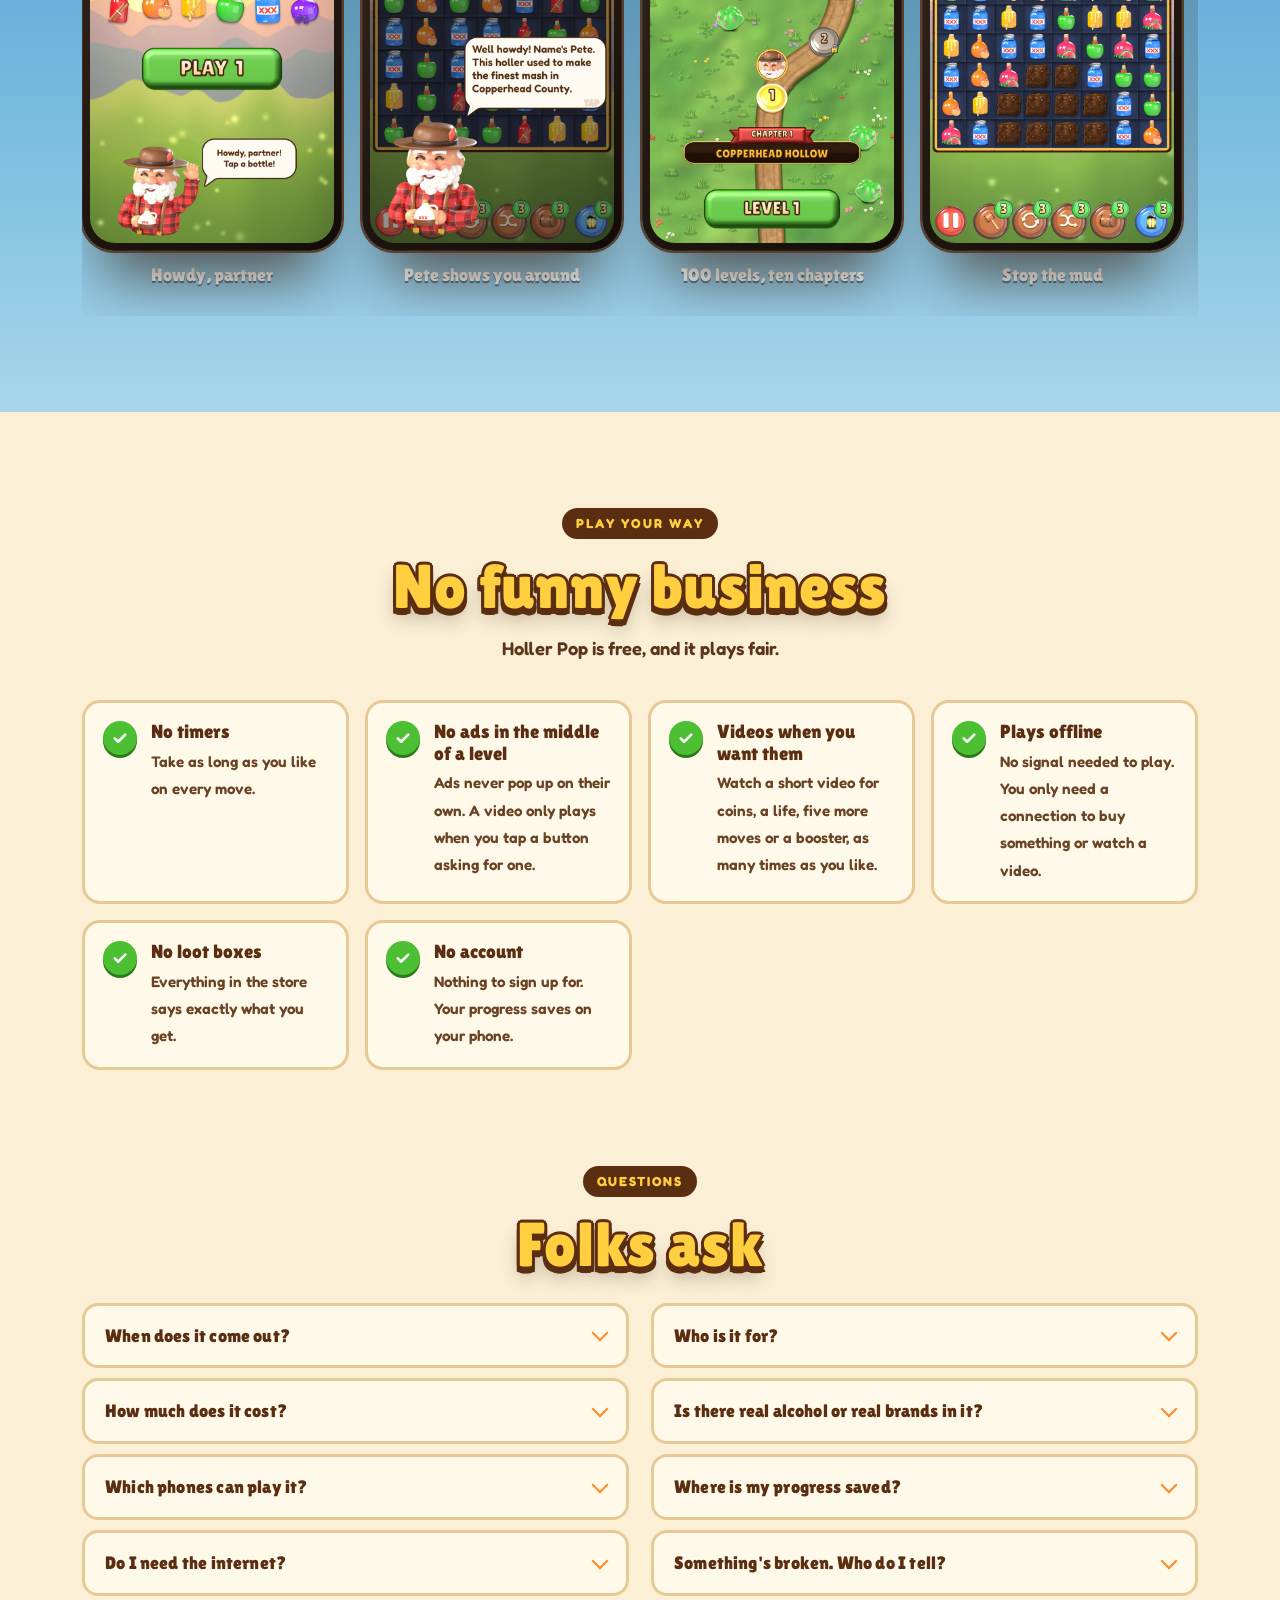
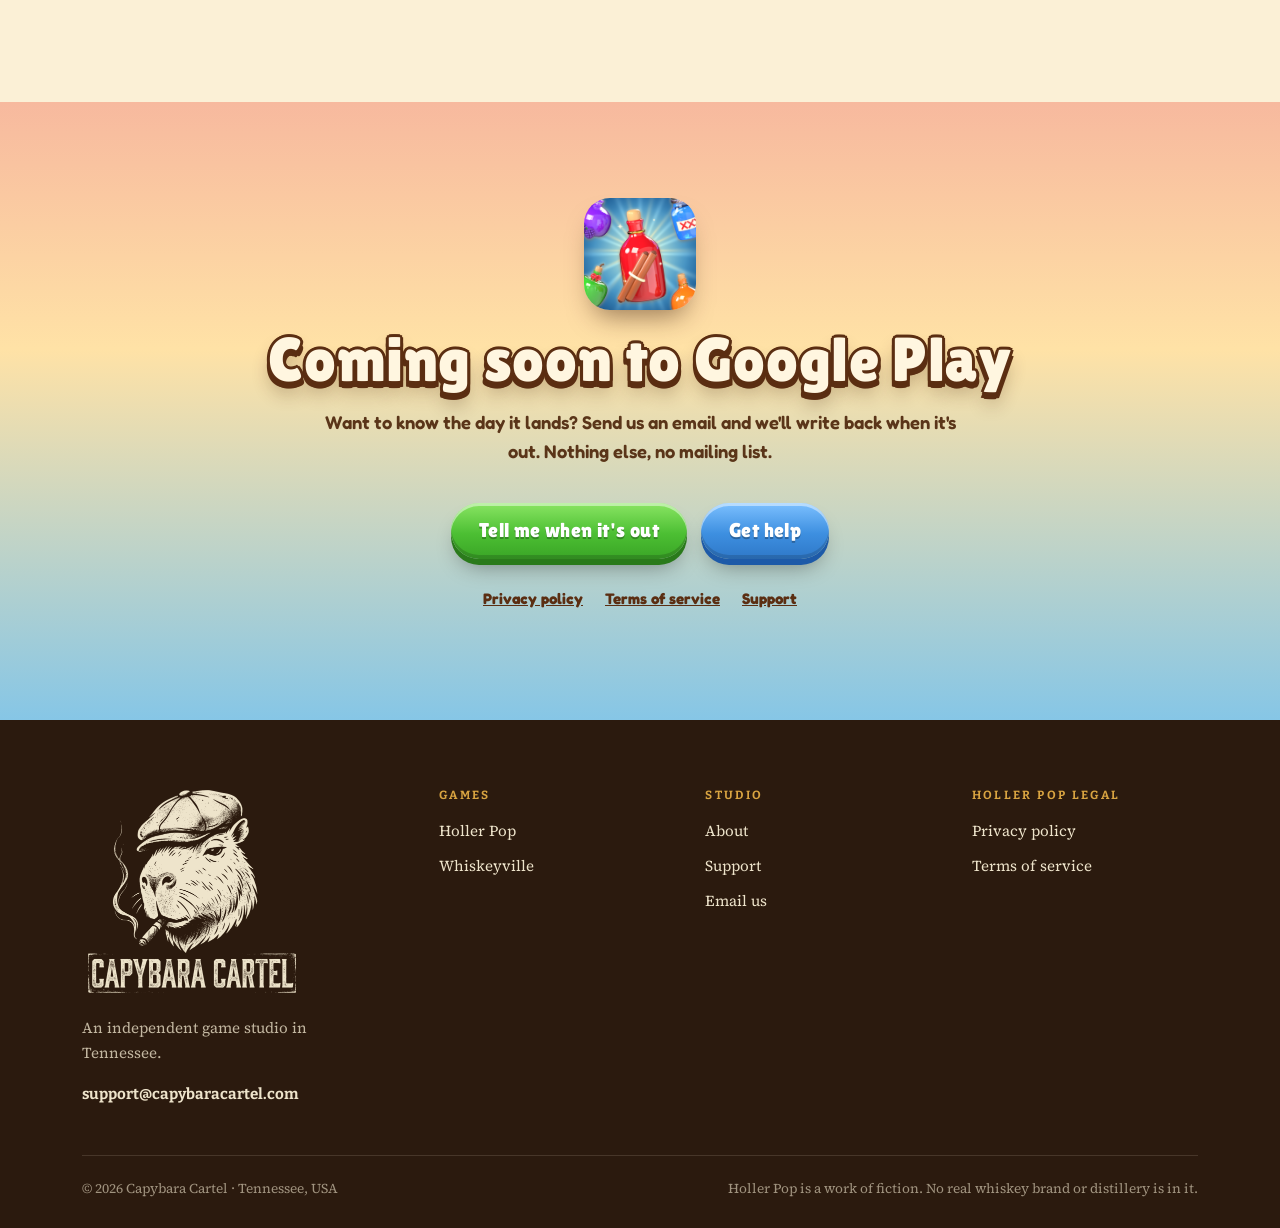
<file: holler-pop/index.html>
<!doctype html>
<html lang="en">
<head>
<meta charset="utf-8">
<meta name="viewport" content="width=device-width, initial-scale=1">
<title>Holler Pop · Match-3 puzzle game for Android · Capybara Cartel</title>
<meta name="description" content="Match flavored whiskey bottles, roll barrels and help Ol' Pete fix up the holler. 100 levels across ten chapters. Coming soon to Google Play.">
<meta name="theme-color" content="#3f8fcb">
<link rel="canonical" href="https://capybaracartel.com/holler-pop/">

<meta property="og:type" content="website">
<meta property="og:site_name" content="Capybara Cartel">
<meta property="og:title" content="Holler Pop">
<meta property="og:description" content="Match whiskey bottles, roll barrels and help Ol' Pete fix up the holler. Coming soon to Google Play.">
<meta property="og:url" content="https://capybaracartel.com/holler-pop/">
<meta property="og:image" content="https://capybaracartel.com/assets/img/holler-pop/og-holler-pop.jpg">
<meta name="twitter:card" content="summary_large_image">

<link rel="icon" type="image/png" sizes="32x32" href="/assets/img/holler-pop/icon-32.png">
<link rel="icon" type="image/png" sizes="192x192" href="/assets/img/holler-pop/icon-192.png">
<link rel="apple-touch-icon" href="/assets/img/holler-pop/icon-180.png">

<link rel="preconnect" href="https://fonts.googleapis.com">
<link rel="preconnect" href="https://fonts.gstatic.com" crossorigin>
<link href="https://fonts.googleapis.com/css2?family=Bitter:wght@600;700&family=Rye&family=Source+Serif+4:ital,opsz,wght@0,8..60,400;0,8..60,600;1,8..60,400&display=swap" rel="stylesheet">
<link rel="preload" href="/assets/fonts/lilita-one.woff2" as="font" type="font/woff2" crossorigin>
<link rel="preload" href="/assets/fonts/fredoka-700.woff2" as="font" type="font/woff2" crossorigin>
<link rel="stylesheet" href="/assets/css/site.css">
<link rel="stylesheet" href="/assets/css/holler-pop.css">
<script>document.documentElement.classList.add("js")</script>
<script src="/assets/js/site.js" defer></script>
</head>
<body class="hp">
<a class="skip" href="#main">Skip to content</a>

<header class="site-header grain">
  <div class="wrap">
    <a class="brand" href="/" aria-label="Capybara Cartel home">
      <img src="/assets/img/mark-cream-112.png" width="100" height="112" alt="">
      <span>Capybara Cartel</span>
    </a>
    <button class="menu-btn" type="button" aria-expanded="false" aria-controls="site-nav">
      <svg viewBox="0 0 24 24" fill="none" stroke="currentColor" stroke-width="2.5" stroke-linecap="round" aria-hidden="true"><path d="M4 7h16M4 12h16M4 17h16"/></svg>Menu
    </button>
    <nav class="nav" id="site-nav" aria-label="Main">
      <a href="/holler-pop/" aria-current="page">Holler Pop</a>
      <a href="/about/">About</a>
      <a href="/support/">Support</a>
      <a class="nav-cta" href="mailto:support@capybaracartel.com">Email us</a>
    </nav>
  </div>
</header>

<main id="main">
  <!-- Hero -->
  <section class="hp-hero" aria-labelledby="hp-h1">
    <div class="sunglow" aria-hidden="true"></div>
    <div class="cloud c1" aria-hidden="true"></div>
    <div class="cloud c2" aria-hidden="true"></div>
    <div class="cloud c3" aria-hidden="true"></div>
    <div class="wrap hero-grid">
      <div class="hero-copy">
        <h1 id="hp-h1" class="sr-only">Holler Pop</h1>
        <img class="hero-logo-hp" src="/assets/img/holler-pop/logo.webp" width="889" height="635" alt="Holler Pop!">
        <p class="tag">Match whiskey bottles, roll barrels and help Ol' Pete fix up the holler.</p>
        <div class="hero-cta">
          <span class="soon" role="note">
            <svg viewBox="0 0 32 32" aria-hidden="true"><rect x="8" y="2" width="16" height="28" rx="4" fill="none" stroke="#fff" stroke-width="2.2"/><circle cx="16" cy="25" r="1.6" fill="#fff"/><path d="M13 12.5v6l5.2-3z" fill="#ffcf3f"/></svg>
            <span>Coming soon to<b>Google Play</b></span>
          </span>
          <a class="gbtn" href="mailto:support@capybaracartel.com?subject=Tell%20me%20when%20Holler%20Pop%20is%20out&amp;body=Howdy!%20Send%20me%20a%20note%20when%20Holler%20Pop%20is%20on%20Google%20Play.">
            <svg viewBox="0 0 24 24" fill="none" stroke="currentColor" stroke-width="2.4" stroke-linecap="round" stroke-linejoin="round" aria-hidden="true"><path d="M6 8a6 6 0 0 1 12 0c0 7 3 9 3 9H3s3-2 3-9"/><path d="M10.3 21a1.9 1.9 0 0 0 3.4 0"/></svg>
            Tell me when it's out
          </a>
        </div>
        <ul class="chips" aria-label="At a glance">
          <li>100 levels</li>
          <li>10 chapters</li>
          <li>Free on Android</li>
          <li>Plays offline</li>
        </ul>
      </div>
      <div class="stage" data-parallax aria-hidden="true">
        <div class="phone" style="rotate:4deg"><img src="/assets/img/holler-pop/shots/board-100.jpg" width="720" height="1280" alt=""></div>
        <div class="float f1" data-depth="1.2"><img src="/assets/img/holler-pop/flavors/cinnamon.webp" width="200" height="200" alt=""></div>
        <div class="float f2" data-depth="0.8"><img src="/assets/img/holler-pop/flavors/shine.webp" width="200" height="200" alt=""></div>
        <div class="float f3" data-depth="1.6"><img src="/assets/img/holler-pop/special/golden-barrel.webp" width="200" height="200" alt=""></div>
        <div class="float f4" data-depth="1.3"><img src="/assets/img/holler-pop/flavors/peach.webp" width="200" height="200" alt=""></div>
        <div class="float f5" data-depth="0.9"><img src="/assets/img/holler-pop/flavors/apple.webp" width="200" height="200" alt=""></div>
        <div class="float f6" data-depth="0.6"><img src="/assets/img/holler-pop/flavors/blackberry.webp" width="200" height="200" alt=""></div>
      </div>
    </div>
    <div class="flies" aria-hidden="true">
      <span style="left:8%;top:40%"></span><span style="left:18%;top:70%;animation-delay:-2s"></span>
      <span style="left:31%;top:52%;animation-delay:-4s"></span><span style="left:46%;top:78%;animation-delay:-1s"></span>
      <span style="left:58%;top:44%;animation-delay:-3s"></span><span style="left:69%;top:66%;animation-delay:-5s"></span>
      <span style="left:81%;top:36%;animation-delay:-2.5s"></span><span style="left:92%;top:72%;animation-delay:-0.5s"></span>
    </div>
    <div class="hills" aria-hidden="true">
      <svg viewBox="0 0 1440 320" preserveAspectRatio="xMidYMax slice">
        <path fill="#efb29b" d="M0,140 C120,100 210,60 320,88 C420,114 480,52 590,40 C700,28 760,104 870,110 C980,116 1050,62 1160,70 C1270,78 1360,120 1440,112 L1440,320 L0,320Z"/>
        <path fill="#c99aa6" d="M0,190 C100,168 190,138 300,152 C410,166 480,122 590,118 C700,114 770,176 890,172 C1010,168 1080,126 1190,130 C1300,134 1380,166 1440,162 L1440,320 L0,320Z"/>
        <path fill="#93a3a2" d="M0,232 C120,212 220,196 340,206 C460,216 540,184 660,188 C780,192 850,232 970,228 C1090,224 1160,190 1270,196 C1360,201 1410,222 1440,220 L1440,320 L0,320Z"/>
        <path fill="#b8d862" d="M0,268 C150,240 280,258 410,242 C540,226 640,262 770,256 C900,250 1000,226 1130,236 C1260,246 1350,268 1440,258 L1440,320 L0,320Z"/>
        <path fill="#fbf0d6" d="M0,300 C170,286 320,306 490,294 C660,282 800,306 970,302 C1140,298 1300,286 1440,296 L1440,320 L0,320Z"/>
      </svg>
    </div>
  </section>

  <!-- How it plays -->
  <section id="how" aria-labelledby="how-title">
    <div class="wrap">
      <div class="center">
        <span class="hp-kicker">How it plays</span>
        <h2 id="how-title" class="hp-title on-paper">Match, roll and blast</h2>
        <p class="hp-lede">Swap two bottles to line up three of a flavor and they pop. Make bigger shapes and things get loud.</p>
      </div>
      <div class="card-grid">
        <article class="gcard reveal">
          <img src="/assets/img/holler-pop/special/line.webp" width="200" height="200" alt="A striped cinnamon whiskey bottle">
          <span class="tagline">Line up 4</span>
          <h3>Line clear</h3>
          <p>Four in a row clears the whole row. Four up and down takes the column.</p>
        </article>
        <article class="gcard reveal">
          <img src="/assets/img/holler-pop/special/still-blast.webp" width="200" height="200" alt="A blue raspberry bottle in a gold Still Blast ring">
          <span class="tagline">L or T shape</span>
          <h3>Still Blast</h3>
          <p>Match in an L or a T and the still blows, taking out everything around it.</p>
        </article>
        <article class="gcard reveal">
          <img src="/assets/img/holler-pop/special/golden-barrel.webp" width="200" height="200" alt="The Golden Barrel">
          <span class="tagline">Line up 5</span>
          <h3>Golden Barrel</h3>
          <p>Swap it with any bottle and every bottle of that flavor leaves the board.</p>
        </article>
        <article class="gcard reveal">
          <img src="/assets/img/holler-pop/special/double-shot.webp" width="200" height="200" alt="A watermelon bottle with a 2X badge">
          <span class="tagline">Lucky drop</span>
          <h3>Double Shot</h3>
          <p>Pop the bottle wearing the 2X badge for 20 seconds of double points.</p>
        </article>
        <article class="gcard reveal">
          <img src="/assets/img/holler-pop/special/lucky-coin.webp" width="200" height="200" alt="An apple bottle with a four-leaf clover coin">
          <span class="tagline">Lucky drop</span>
          <h3>Lucky Coin</h3>
          <p>Pop it for a handful of coins. Every so often it hits the jackpot.</p>
        </article>
      </div>
      <div class="hoedown reveal">
        <div class="big" aria-hidden="true">HOEDOWN!</div>
        <p>Win with 5 or more moves to spare and the whole holler kicks off a Hoedown. Then it's your call: keep playing for bonus points, or finish the level and cash in what's left.</p>
        <div class="choice" aria-hidden="true"><span class="k">Keep playing</span><span class="f">Finish level</span></div>
      </div>
    </div>
  </section>

  <!-- Flavors -->
  <section class="shelf-sec" id="flavors" aria-labelledby="flavors-title">
    <div class="wrap center">
      <span class="hp-kicker">On the shelf</span>
      <h2 id="flavors-title" class="hp-title">Eleven flavors</h2>
      <p class="hp-lede">Start with cinnamon, peach, honey, apple and jars of shine. The rest turn up as the chapters roll on. Every bottle is made up. No real brand is on any of them.</p>
      <div class="shelves">
        <ul class="shelf">
          <li><img src="/assets/img/holler-pop/flavors/cinnamon.webp" width="200" height="200" alt="" loading="lazy"><span>Cinnamon</span></li>
          <li><img src="/assets/img/holler-pop/flavors/peach.webp" width="200" height="200" alt="" loading="lazy"><span>Peach</span></li>
          <li><img src="/assets/img/holler-pop/flavors/honey.webp" width="200" height="200" alt="" loading="lazy"><span>Honey</span></li>
          <li><img src="/assets/img/holler-pop/flavors/apple.webp" width="200" height="200" alt="" loading="lazy"><span>Apple</span></li>
          <li><img src="/assets/img/holler-pop/flavors/shine.webp" width="200" height="200" alt="" loading="lazy"><span>Jar of shine</span></li>
          <li><img src="/assets/img/holler-pop/flavors/blackberry.webp" width="200" height="200" alt="" loading="lazy"><span>Blackberry</span></li>
        </ul>
        <ul class="shelf">
          <li><img src="/assets/img/holler-pop/flavors/watermelon.webp" width="200" height="200" alt="" loading="lazy"><span>Watermelon</span></li>
          <li><img src="/assets/img/holler-pop/flavors/lemonade.webp" width="200" height="200" alt="" loading="lazy"><span>Strawberry lemonade</span></li>
          <li><img src="/assets/img/holler-pop/flavors/blue-raspberry.webp" width="200" height="200" alt="" loading="lazy"><span>Blue raspberry</span></li>
          <li><img src="/assets/img/holler-pop/flavors/winter-mint.webp" width="200" height="200" alt="" loading="lazy"><span>Winter mint</span></li>
          <li><img src="/assets/img/holler-pop/flavors/pumpkin.webp" width="200" height="200" alt="" loading="lazy"><span>Pumpkin</span></li>
        </ul>
      </div>
    </div>
  </section>

  <!-- Pete -->
  <section class="pete-sec" id="pete" aria-labelledby="pete-title">
    <div class="wrap pete-grid">
      <div class="pete-art reveal"><img src="/assets/img/holler-pop/pete-wave.webp" width="573" height="635" alt="Ol' Pete, a white-bearded old-timer in a red flannel shirt and a brown hat, waving" loading="lazy"></div>
      <div class="reveal">
        <span class="hp-kicker">Your host</span>
        <h2 id="pete-title" class="hp-title">Meet Ol' Pete</h2>
        <p class="bubble">Well howdy! Name's Pete. This holler used to make the finest mash in Copperhead County.</p>
        <p class="hp-lede">Pete's got a still to fix, crates in the road and mud on every porch, and he can't do it alone. He'll show you the ropes on the first few levels, then cheer you on all the way up the mountain.</p>
      </div>
    </div>
  </section>

  <!-- Chapters -->
  <section class="trail-sec" id="chapters" aria-labelledby="chapters-title">
    <div class="wrap trail-grid">
      <div class="reveal">
        <span class="hp-kicker">The road up</span>
        <h2 id="chapters-title" class="hp-title on-paper">100 levels, ten chapters</h2>
        <p class="hp-lede">One county road, from the bottom of the holler to the top of the mountain. Each chapter is ten levels, and every level was play-tested and gets a little tougher than the last. Earn up to three stars on each one, then come back to beat your best score.</p>
        <div class="trail-phone" aria-hidden="true">
          <div class="phone"><img src="/assets/img/holler-pop/shots/map.jpg" width="720" height="1280" alt="" loading="lazy"></div>
          <img class="landmark lm1" src="/assets/img/holler-pop/map/cabin.webp" alt="" loading="lazy">
          <img class="landmark lm2" src="/assets/img/holler-pop/map/stillhouse.webp" alt="" loading="lazy">
        </div>
      </div>
      <ol class="trail reveal" aria-label="The ten chapters">
        <li><span class="node" aria-hidden="true"></span><span class="sign"><b>Copperhead Hollow</b><small>Levels 1–10</small></span></li>
        <li><span class="node" aria-hidden="true"></span><span class="sign"><b>Sawmill Road</b><small>Levels 11–20</small></span></li>
        <li><span class="node" aria-hidden="true"></span><span class="sign"><b>Copper Creek</b><small>Levels 21–30</small></span></li>
        <li><span class="node" aria-hidden="true"></span><span class="sign"><b>Bellhaven Fair</b><small>Levels 31–40</small></span></li>
        <li><span class="node" aria-hidden="true"></span><span class="sign"><b>Laurel Ridge</b><small>Levels 41–50</small></span></li>
        <li><span class="node" aria-hidden="true"></span><span class="sign"><b>Cold Spring Mill</b><small>Levels 51–60</small></span></li>
        <li><span class="node" aria-hidden="true"></span><span class="sign"><b>Rickhouse Row</b><small>Levels 61–70</small></span></li>
        <li><span class="node" aria-hidden="true"></span><span class="sign"><b>Blackwater Bend</b><small>Levels 71–80</small></span></li>
        <li><span class="node" aria-hidden="true"></span><span class="sign"><b>Signal Knob</b><small>Levels 81–90</small></span></li>
        <li><span class="node" aria-hidden="true"></span><span class="sign"><b>High Lonesome</b><small>Levels 91–100</small></span></li>
      </ol>
    </div>
  </section>

  <!-- Blockers -->
  <section id="trouble" aria-labelledby="trouble-title">
    <div class="wrap">
      <div class="center">
        <span class="hp-kicker">Trouble in the holler</span>
        <h2 id="trouble-title" class="hp-title on-paper">Clear the mess</h2>
        <p class="hp-lede">The holler's in a state. Each chapter brings new trouble to clear on the way to your goals.</p>
      </div>
      <ul class="tiles">
        <li class="tile reveal"><img src="/assets/img/holler-pop/blockers/cobweb.webp" width="180" height="180" alt="" loading="lazy"><h3>Cobwebs</h3><p>Pop the bottle under a web to sweep it away.</p></li>
        <li class="tile reveal"><img src="/assets/img/holler-pop/blockers/crate.webp" width="180" height="180" alt="" loading="lazy"><h3>Crates</h3><p>Matches next to a crate knock it apart. Some take two or three hits.</p></li>
        <li class="tile reveal"><img src="/assets/img/holler-pop/blockers/frost.webp" width="180" height="180" alt="" loading="lazy"><h3>Frost</h3><p>A frozen bottle won't budge. Match it or blast it to crack the ice.</p></li>
        <li class="tile reveal"><img src="/assets/img/holler-pop/blockers/keg.webp" width="180" height="180" alt="" loading="lazy"><h3>Kegs</h3><p>Clear the way under a keg and roll it down to the cellar.</p></li>
        <li class="tile reveal"><img src="/assets/img/holler-pop/blockers/mud.webp" width="180" height="180" alt="" loading="lazy"><h3>Mud</h3><p>Mud spreads every turn you don't clear some. Match next to it to wash it off.</p></li>
      </ul>
    </div>
  </section>

  <!-- Boosters -->
  <section class="boost-sec" id="boosters" aria-labelledby="boost-title">
    <div class="wrap">
      <div class="center">
        <span class="hp-kicker">When you're stuck</span>
        <h2 id="boost-title" class="hp-title">Boosters</h2>
        <p class="hp-lede">Every booster is free to use once you have it, and none of them cost a move.</p>
      </div>
      <ul class="boosts">
        <li class="reveal"><img src="/assets/img/holler-pop/boosters/mallet.webp" width="160" height="160" alt="" loading="lazy"><h3>Mallet</h3><p>Smash any one bottle or blocker.</p></li>
        <li class="reveal"><img src="/assets/img/holler-pop/boosters/swap-hands.webp" width="160" height="160" alt="" loading="lazy"><h3>Swap Hands</h3><p>Swap any two bottles, no match needed.</p></li>
        <li class="reveal"><img src="/assets/img/holler-pop/boosters/shuffle.webp" width="160" height="160" alt="" loading="lazy"><h3>Shuffle</h3><p>A fresh deal for the whole board.</p></li>
        <li class="reveal"><img src="/assets/img/holler-pop/boosters/barrel-roll.webp" width="160" height="160" alt="" loading="lazy"><h3>Barrel Roll</h3><p>Roll a barrel down any row and clear it.</p></li>
        <li class="reveal"><img src="/assets/img/holler-pop/boosters/lantern.webp" width="160" height="160" alt="" loading="lazy"><h3>Lantern</h3><p>Lights up a good move when you can't see one.</p></li>
      </ul>
      <p class="boost-note"><img src="/assets/img/holler-pop/star.webp" width="120" height="120" alt="">Win a level for the first time and Pete hands you a booster.</p>
    </div>
  </section>

  <!-- Screenshots -->
  <section class="shots-sec" id="screens" aria-labelledby="screens-title" data-carousel>
    <div class="wrap">
      <div class="shots-head">
        <div>
          <span class="hp-kicker">Straight from the game</span>
          <h2 id="screens-title" class="hp-title">Take a look</h2>
          <p class="hp-lede">Real screens from the game, not mock-ups.</p>
        </div>
        <div class="shots-nav">
          <button type="button" data-prev aria-label="Previous screenshots"><svg viewBox="0 0 24 24" fill="none" stroke="currentColor" stroke-width="3" stroke-linecap="round" stroke-linejoin="round" aria-hidden="true"><path d="m15 5-7 7 7 7"/></svg></button>
          <button type="button" data-next aria-label="More screenshots"><svg viewBox="0 0 24 24" fill="none" stroke="currentColor" stroke-width="3" stroke-linecap="round" stroke-linejoin="round" aria-hidden="true"><path d="m9 5 7 7-7 7"/></svg></button>
        </div>
      </div>
      <ul class="shots-track" tabindex="0" aria-label="Holler Pop screenshots">
        <li><figure><div class="phone"><img src="/assets/img/holler-pop/shots/title.jpg" width="720" height="1280" loading="lazy" alt="The title screen: the Holler Pop logo over a row of bottles, a PLAY button and Pete saying howdy"></div><figcaption>Howdy, partner</figcaption></figure></li>
        <li><figure><div class="phone"><img src="/assets/img/holler-pop/shots/pete.jpg" width="720" height="1280" loading="lazy" alt="Level 1, with Pete introducing himself in a speech bubble"></div><figcaption>Pete shows you around</figcaption></figure></li>
        <li><figure><div class="phone"><img src="/assets/img/holler-pop/shots/map.jpg" width="720" height="1280" loading="lazy" alt="The map: a winding road of level stops past a cabin in Copperhead Hollow"></div><figcaption>100 levels, ten chapters</figcaption></figure></li>
        <li><figure><div class="phone"><img src="/assets/img/holler-pop/shots/board-21.jpg" width="720" height="1280" loading="lazy" alt="Level 21, with mud blockers in the bottom corner"></div><figcaption>Stop the mud</figcaption></figure></li>
        <li><figure><div class="phone"><img src="/assets/img/holler-pop/shots/board-77.jpg" width="720" height="1280" loading="lazy" alt="Level 77, full of frost and cobwebs"></div><figcaption>Thaw the frost</figcaption></figure></li>
        <li><figure><div class="phone"><img src="/assets/img/holler-pop/shots/board-70.jpg" width="720" height="1280" loading="lazy" alt="Level 70, with crates, cobwebs and a keg"></div><figcaption>Bust the crates</figcaption></figure></li>
        <li><figure><div class="phone"><img src="/assets/img/holler-pop/shots/board-100.jpg" width="720" height="1280" loading="lazy" alt="Level 100, the finale: a big board of cobwebs, crates and kegs"></div><figcaption>The finale</figcaption></figure></li>
        <li><figure><div class="phone"><img src="/assets/img/holler-pop/shots/win.jpg" width="720" height="1280" loading="lazy" alt="The win card: Mighty Fine! Level 100 complete with two stars, coins and a mallet"></div><figcaption>Win stars and boosters</figcaption></figure></li>
      </ul>
    </div>
  </section>

  <!-- Fair play -->
  <section id="fair" aria-labelledby="fair-title">
    <div class="wrap">
      <div class="center">
        <span class="hp-kicker">Play your way</span>
        <h2 id="fair-title" class="hp-title on-paper">No funny business</h2>
        <p class="hp-lede">Holler Pop is free, and it plays fair.</p>
      </div>
      <ul class="fair">
        <li class="reveal"><span class="tick"><svg viewBox="0 0 24 24" fill="none" stroke="currentColor" stroke-width="3.4" stroke-linecap="round" stroke-linejoin="round" aria-hidden="true"><path d="m5 12.5 4.5 4.5L19 7.5"/></svg></span><div><b>No timers</b><span>Take as long as you like on every move.</span></div></li>
        <li class="reveal"><span class="tick"><svg viewBox="0 0 24 24" fill="none" stroke="currentColor" stroke-width="3.4" stroke-linecap="round" stroke-linejoin="round" aria-hidden="true"><path d="m5 12.5 4.5 4.5L19 7.5"/></svg></span><div><b>No ads in the middle of a level</b><span>Ads never pop up on their own. A video only plays when you tap a button asking for one.</span></div></li>
        <li class="reveal"><span class="tick"><svg viewBox="0 0 24 24" fill="none" stroke="currentColor" stroke-width="3.4" stroke-linecap="round" stroke-linejoin="round" aria-hidden="true"><path d="m5 12.5 4.5 4.5L19 7.5"/></svg></span><div><b>Videos when you want them</b><span>Watch a short video for coins, a life, five more moves or a booster, as many times as you like.</span></div></li>
        <li class="reveal"><span class="tick"><svg viewBox="0 0 24 24" fill="none" stroke="currentColor" stroke-width="3.4" stroke-linecap="round" stroke-linejoin="round" aria-hidden="true"><path d="m5 12.5 4.5 4.5L19 7.5"/></svg></span><div><b>Plays offline</b><span>No signal needed to play. You only need a connection to buy something or watch a video.</span></div></li>
        <li class="reveal"><span class="tick"><svg viewBox="0 0 24 24" fill="none" stroke="currentColor" stroke-width="3.4" stroke-linecap="round" stroke-linejoin="round" aria-hidden="true"><path d="m5 12.5 4.5 4.5L19 7.5"/></svg></span><div><b>No loot boxes</b><span>Everything in the store says exactly what you get.</span></div></li>
        <li class="reveal"><span class="tick"><svg viewBox="0 0 24 24" fill="none" stroke="currentColor" stroke-width="3.4" stroke-linecap="round" stroke-linejoin="round" aria-hidden="true"><path d="m5 12.5 4.5 4.5L19 7.5"/></svg></span><div><b>No account</b><span>Nothing to sign up for. Your progress saves on your phone.</span></div></li>
      </ul>
    </div>
  </section>

  <!-- FAQ -->
  <section id="faq" aria-labelledby="faq-title" style="padding-top:0">
    <div class="wrap">
      <div class="center">
        <span class="hp-kicker">Questions</span>
        <h2 id="faq-title" class="hp-title on-paper">Folks ask</h2>
      </div>
      <div class="faq-cols">
        <div>
          <details class="qa"><summary>When does it come out?</summary><div class="a"><p>Soon. The game is finished and going through Google Play's testing now. <a href="mailto:support@capybaracartel.com?subject=Tell%20me%20when%20Holler%20Pop%20is%20out">Email us</a> and we'll tell you the day it's out.</p></div></details>
          <details class="qa"><summary>How much does it cost?</summary><div class="a"><p>It's free to download and free to play all the way through. There are optional in-app purchases (coin packs and a few one-time extras) and optional reward videos.</p></div></details>
          <details class="qa"><summary>Which phones can play it?</summary><div class="a"><p>Android phones, through Google Play. There's no iPhone version yet.</p></div></details>
          <details class="qa"><summary>Do I need the internet?</summary><div class="a"><p>No. Holler Pop plays offline. You only need a connection to buy something or to watch an optional video.</p></div></details>
        </div>
        <div>
          <details class="qa"><summary>Who is it for?</summary><div class="a"><p>Players 13 and up. It's a cartoon game, but the bottles are whiskey flavors and Pete runs a still.</p></div></details>
          <details class="qa"><summary>Is there real alcohol or real brands in it?</summary><div class="a"><p>No. Every bottle, barrel and still in the game is made up, and no real whiskey brand or distillery appears in it. The game doesn't sell or promote alcohol.</p></div></details>
          <details class="qa"><summary>Where is my progress saved?</summary><div class="a"><p>On your phone. There's no account, so uninstalling the game or clearing its storage deletes your progress. One-time purchases come back with RESTORE PURCHASES in the store.</p></div></details>
          <details class="qa"><summary>Something's broken. Who do I tell?</summary><div class="a"><p>The <a href="/support/">support page</a> has answers to the usual problems, or email <a href="mailto:support@capybaracartel.com?subject=Holler%20Pop%20help">support@capybaracartel.com</a>.</p></div></details>
        </div>
      </div>
    </div>
  </section>

  <!-- Closing call -->
  <section class="close-sec" aria-labelledby="close-title">
    <div class="wrap center">
      <img class="icon-big" src="/assets/img/holler-pop/icon-256.png" width="256" height="256" alt="The Holler Pop app icon: a cinnamon whiskey bottle on a blue sunburst">
      <h2 id="close-title" class="hp-title">Coming soon to Google Play</h2>
      <p class="hp-lede">Want to know the day it lands? Send us an email and we'll write back when it's out. Nothing else, no mailing list.</p>
      <div class="hero-cta">
        <a class="gbtn" href="mailto:support@capybaracartel.com?subject=Tell%20me%20when%20Holler%20Pop%20is%20out&amp;body=Howdy!%20Send%20me%20a%20note%20when%20Holler%20Pop%20is%20on%20Google%20Play.">Tell me when it's out</a>
        <a class="gbtn blue" href="/support/">Get help</a>
      </div>
      <p class="legal-links"><a href="/holler-pop/privacy.html">Privacy policy</a><a href="/holler-pop/terms.html">Terms of service</a><a href="/support/">Support</a></p>
    </div>
  </section>
</main>

<footer class="site-footer">
  <div class="wrap">
    <div class="foot-grid">
      <div class="foot-brand">
        <img src="/assets/img/lockup-cream.png" width="880" height="858" alt="Capybara Cartel">
        <p>An independent game studio in Tennessee.</p>
        <a class="foot-mail" href="mailto:support@capybaracartel.com">support@capybaracartel.com</a>
      </div>
      <div>
        <h2>Games</h2>
        <ul>
          <li><a href="/holler-pop/">Holler Pop</a></li>
          <li><a href="/#whiskeyville">Whiskeyville</a></li>
        </ul>
      </div>
      <div>
        <h2>Studio</h2>
        <ul>
          <li><a href="/about/">About</a></li>
          <li><a href="/support/">Support</a></li>
          <li><a href="mailto:support@capybaracartel.com">Email us</a></li>
        </ul>
      </div>
      <div>
        <h2>Holler Pop legal</h2>
        <ul>
          <li><a href="/holler-pop/privacy.html">Privacy policy</a></li>
          <li><a href="/holler-pop/terms.html">Terms of service</a></li>
        </ul>
      </div>
    </div>
    <div class="foot-base">
      <span>© <span data-year>2026</span> Capybara Cartel · Tennessee, USA</span>
      <span>Holler Pop is a work of fiction. No real whiskey brand or distillery is in it.</span>
    </div>
  </div>
</footer>
</body>
</html>
</file>
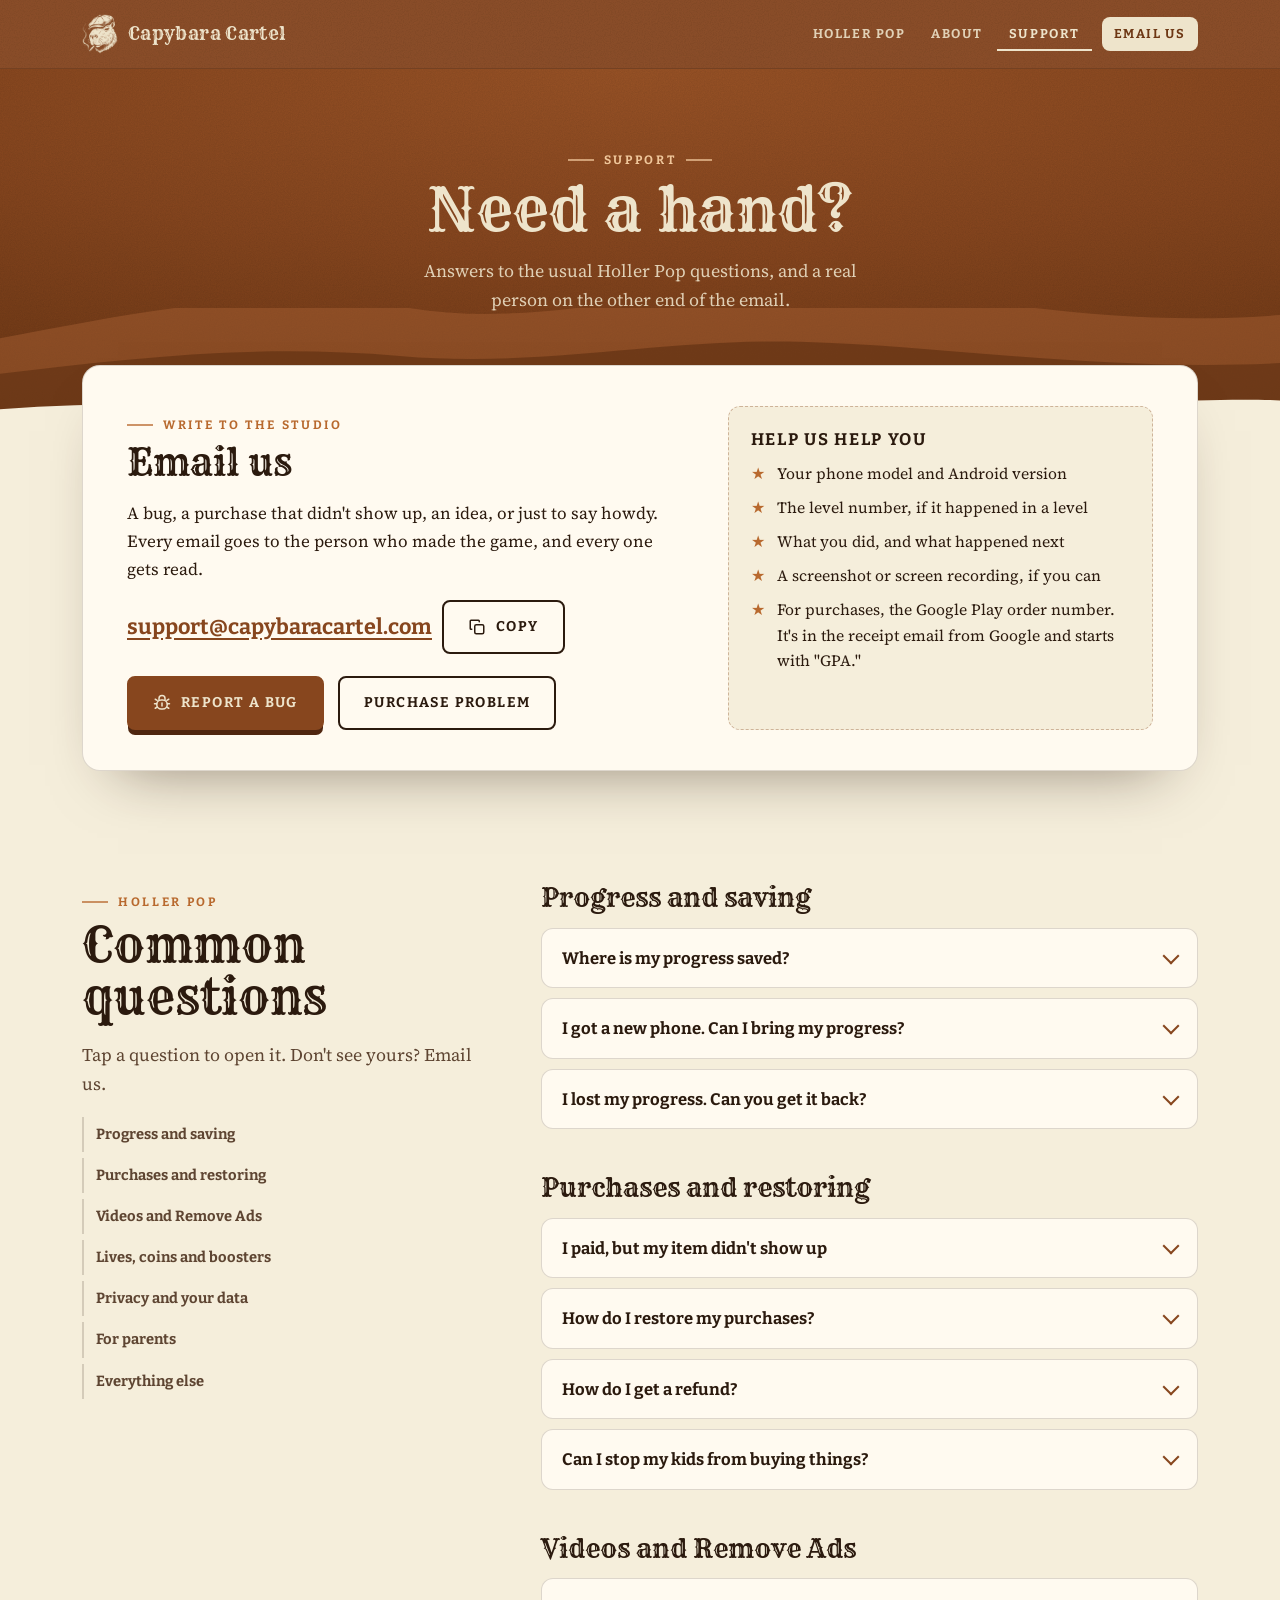
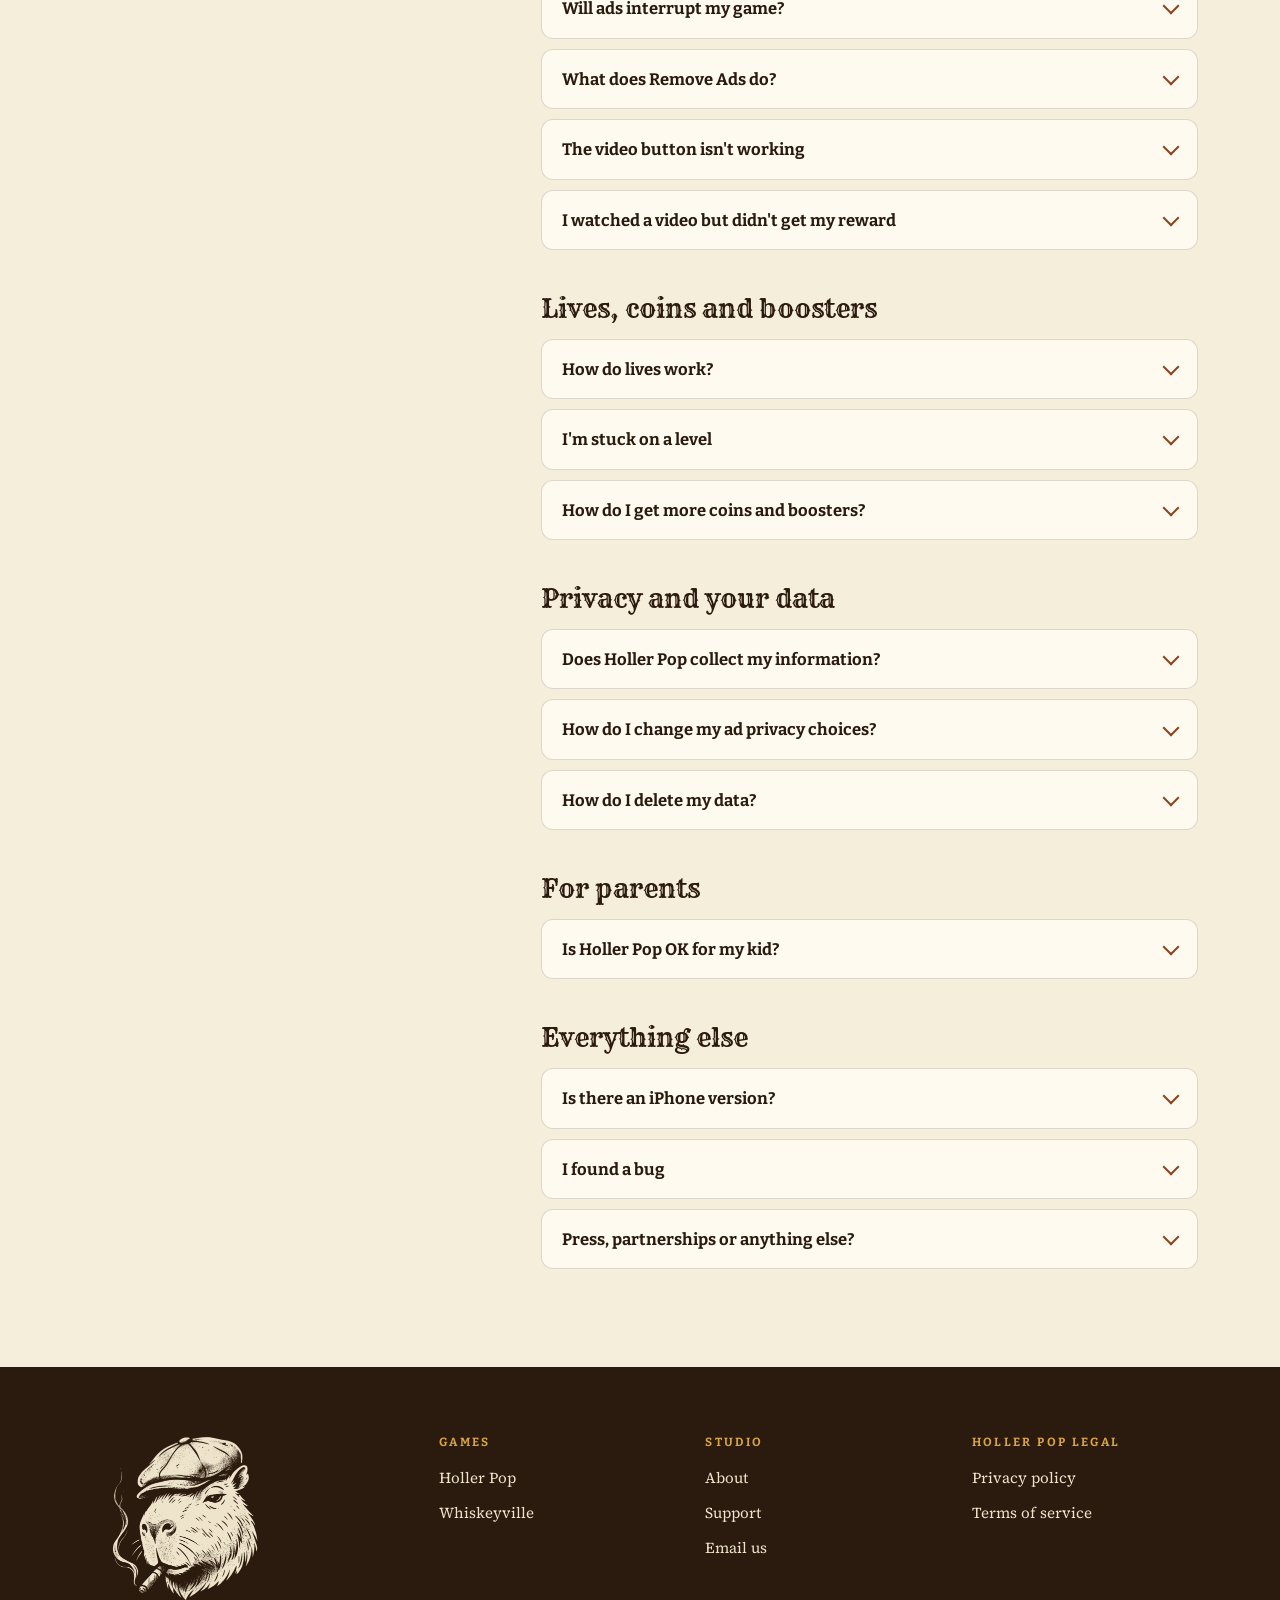
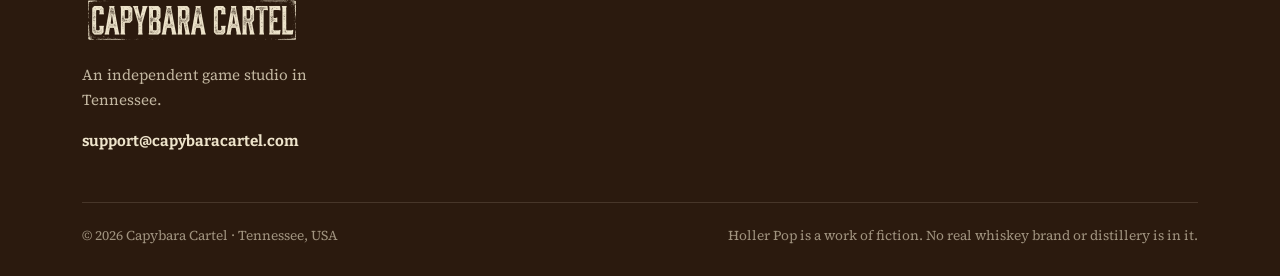
<file: support/index.html>
<!doctype html>
<html lang="en">
<head>
<meta charset="utf-8">
<meta name="viewport" content="width=device-width, initial-scale=1">
<title>Support · Capybara Cartel</title>
<meta name="description" content="Help with Holler Pop: purchases, restoring, lost progress, lives, ads, privacy choices and bug reports. Email support@capybaracartel.com.">
<meta name="theme-color" content="#87461e">
<link rel="canonical" href="https://capybaracartel.com/support/">

<meta property="og:type" content="website">
<meta property="og:site_name" content="Capybara Cartel">
<meta property="og:title" content="Capybara Cartel Support">
<meta property="og:description" content="Help with Holler Pop, and a real person on the other end of the email.">
<meta property="og:url" content="https://capybaracartel.com/support/">
<meta property="og:image" content="https://capybaracartel.com/assets/img/og-image.png">

<link rel="icon" href="/assets/img/favicon.ico" sizes="any">
<link rel="icon" type="image/png" sizes="32x32" href="/assets/img/icon-32.png">
<link rel="apple-touch-icon" href="/assets/img/icon-180.png">
<link rel="manifest" href="/site.webmanifest">

<link rel="preconnect" href="https://fonts.googleapis.com">
<link rel="preconnect" href="https://fonts.gstatic.com" crossorigin>
<link href="https://fonts.googleapis.com/css2?family=Bitter:wght@600;700&family=Rye&family=Source+Serif+4:ital,opsz,wght@0,8..60,400;0,8..60,600;1,8..60,400&display=swap" rel="stylesheet">
<link rel="stylesheet" href="/assets/css/site.css">
<script>document.documentElement.classList.add("js")</script>
<script src="/assets/js/site.js" defer></script>
</head>
<body>
<a class="skip" href="#main">Skip to content</a>

<header class="site-header grain">
  <div class="wrap">
    <a class="brand" href="/" aria-label="Capybara Cartel home">
      <img src="/assets/img/mark-cream-112.png" width="100" height="112" alt="">
      <span>Capybara Cartel</span>
    </a>
    <button class="menu-btn" type="button" aria-expanded="false" aria-controls="site-nav">
      <svg viewBox="0 0 24 24" fill="none" stroke="currentColor" stroke-width="2.5" stroke-linecap="round" aria-hidden="true"><path d="M4 7h16M4 12h16M4 17h16"/></svg>Menu
    </button>
    <nav class="nav" id="site-nav" aria-label="Main">
      <a href="/holler-pop/">Holler Pop</a>
      <a href="/about/">About</a>
      <a href="/support/" aria-current="page">Support</a>
      <a class="nav-cta" href="mailto:support@capybaracartel.com">Email us</a>
    </nav>
  </div>
</header>

<main id="main">
  <section class="page-hero grain" aria-labelledby="page-title">
    <div class="wrap">
      <span class="eyebrow">Support</span>
      <h1 id="page-title">Need a hand?</h1>
      <p>Answers to the usual Holler Pop questions, and a real person on the other end of the email.</p>
    </div>
    <div class="ridges" aria-hidden="true">
      <svg viewBox="0 0 1440 200" preserveAspectRatio="xMidYMax slice">
        <path fill="#a35f33" opacity=".5" d="M0,90 C160,60 300,30 460,56 C620,82 760,24 920,30 C1080,36 1220,80 1440,64 L1440,200 L0,200Z"/>
        <path fill="#5a2c10" opacity=".55" d="M0,130 C150,112 290,96 450,110 C610,124 740,90 900,94 C1060,98 1240,128 1440,118 L1440,200 L0,200Z"/>
        <path fill="#f5eedb" d="M0,170 C200,154 380,176 560,166 C740,156 900,178 1080,172 C1240,166 1360,156 1440,160 L1440,200 L0,200Z"/>
      </svg>
    </div>
  </section>

  <section class="support-top" aria-labelledby="mail-title">
    <div class="wrap">
      <div class="mail-card">
        <div>
          <p class="eyebrow">Write to the studio</p>
          <h2 id="mail-title">Email us</h2>
          <p>A bug, a purchase that didn't show up, an idea, or just to say howdy. Every email goes to the person who made the game, and every one gets read.</p>
          <p class="email-line">
            <a href="mailto:support@capybaracartel.com?subject=Holler%20Pop%20help">support@capybaracartel.com</a>
            <button class="btn btn-line" type="button" data-copy="support@capybaracartel.com" aria-label="Copy the email address">
              <svg viewBox="0 0 24 24" fill="none" stroke="currentColor" stroke-width="2" stroke-linecap="round" stroke-linejoin="round" aria-hidden="true"><rect x="9" y="9" width="12" height="12" rx="2"/><path d="M5 15H4a1 1 0 0 1-1-1V4a1 1 0 0 1 1-1h10a1 1 0 0 1 1 1v1"/></svg>Copy
            </button>
          </p>
          <div class="actions">
            <a class="btn btn-rust" href="mailto:support@capybaracartel.com?subject=Holler%20Pop%20bug%20report&amp;body=Phone%20model%3A%0AAndroid%20version%3A%0ALevel%20(if%20in%20a%20level)%3A%0A%0AWhat%20I%20did%3A%0A%0AWhat%20happened%3A%0A%0A">
              <svg viewBox="0 0 24 24" fill="none" stroke="currentColor" stroke-width="2" stroke-linecap="round" stroke-linejoin="round" aria-hidden="true"><path d="M8 8V6a4 4 0 0 1 8 0v2"/><rect x="5" y="8" width="14" height="12" rx="6"/><path d="M12 12v4M2 13h3M19 13h3M3 19l2.5-1.5M21 19l-2.5-1.5M3 7l2.5 1.5M21 7l-2.5 1.5"/></svg>Report a bug
            </a>
            <a class="btn btn-line" href="mailto:support@capybaracartel.com?subject=Holler%20Pop%20purchase%20problem&amp;body=Google%20Play%20order%20number%20(starts%20with%20GPA.)%3A%0AWhat%20I%20bought%3A%0AWhat%20went%20wrong%3A%0A%0A">Purchase problem</a>
          </div>
        </div>
        <div class="checklist">
          <h3>Help us help you</h3>
          <ul style="list-style:none;margin:0;padding:0">
            <li>Your phone model and Android version</li>
            <li>The level number, if it happened in a level</li>
            <li>What you did, and what happened next</li>
            <li>A screenshot or screen recording, if you can</li>
            <li>For purchases, the Google Play order number. It's in the receipt email from Google and starts with "GPA."</li>
          </ul>
        </div>
      </div>
    </div>
  </section>

  <section style="padding-top:24px" aria-labelledby="faq-title">
    <div class="wrap faq-wrap">
      <div class="faq-side">
        <p class="eyebrow">Holler Pop</p>
        <h2 id="faq-title">Common questions</h2>
        <p class="lede" style="margin-bottom:0">Tap a question to open it. Don't see yours? Email us.</p>
        <nav aria-label="Question topics">
          <a href="#progress">Progress and saving</a>
          <a href="#purchases">Purchases and restoring</a>
          <a href="#ads">Videos and Remove Ads</a>
          <a href="#lives">Lives, coins and boosters</a>
          <a href="#privacy">Privacy and your data</a>
          <a href="#parents">For parents</a>
          <a href="#other">Everything else</a>
        </nav>
      </div>

      <div>
        <div class="faq-group" id="progress">
          <h3>Progress and saving</h3>
          <details class="qa"><summary>Where is my progress saved?</summary><div class="a"><p>On your phone, in the game's own storage. There's no account and no cloud save, so we don't have a copy.</p></div></details>
          <details class="qa"><summary>I got a new phone. Can I bring my progress?</summary><div class="a"><p>Only through Android's own backup. If backup was on for your old phone and you restore from it while setting up the new one, Android may bring your Holler Pop save along. Otherwise progress can't be moved. One-time upgrades you bought come back with RESTORE PURCHASES.</p></div></details>
          <details class="qa"><summary>I lost my progress. Can you get it back?</summary><div class="a"><p>We're sorry, but no. Uninstalling the game or clearing its storage deletes the save, and since nothing is kept on a server, there's no copy to restore. If you bought Remove Ads, Big Jar or Quick Refill, use RESTORE PURCHASES in the store to get them back.</p></div></details>
        </div>

        <div class="faq-group" id="purchases">
          <h3>Purchases and restoring</h3>
          <details class="qa"><summary>I paid, but my item didn't show up</summary><div class="a"><p>Make sure you're online, then close the game fully and open it again. The game checks with Google Play when it starts. Still missing? Open the store and tap RESTORE PURCHASES. If that doesn't do it, <a href="mailto:support@capybaracartel.com?subject=Holler%20Pop%20purchase%20problem">email us</a> with your Google Play order number and we'll sort it out.</p></div></details>
          <details class="qa"><summary>How do I restore my purchases?</summary><div class="a"><p>Open the store in the game and tap RESTORE PURCHASES while signed in to the same Google account you bought with. That brings back one-time upgrades: Remove Ads, Big Jar and Quick Refill. Coins, boosters and lives get used up, so they can't be restored.</p></div></details>
          <details class="qa"><summary>How do I get a refund?</summary><div class="a"><p>Google Play handles payments, so the quickest way is <a href="https://support.google.com/googleplay/answer/2479637" rel="noopener">Google Play's refund request page</a>. You can also email us with your order number and we'll take a look. Refunded purchases are removed from the game. The details are in the <a href="/holler-pop/terms.html#purchases">Terms of service</a>.</p></div></details>
          <details class="qa"><summary>Can I stop my kids from buying things?</summary><div class="a"><p>Yes. In the Google Play app, go to your profile picture → Settings → Authentication → Require authentication for purchases, and pick "For all purchases". Google Family Link can also require a parent's approval.</p></div></details>
        </div>

        <div class="faq-group" id="ads">
          <h3>Videos and Remove Ads</h3>
          <details class="qa"><summary>Will ads interrupt my game?</summary><div class="a"><p>No. Holler Pop has no banner ads and no ads that pop up on their own. A video only plays when you tap a button asking for one, and you get a reward for watching it.</p></div></details>
          <details class="qa"><summary>What does Remove Ads do?</summary><div class="a"><p>It lets you skip the video and collect the reward straight away, up to 20 times a day. After that, rewards need a video again until the next day.</p></div></details>
          <details class="qa"><summary>The video button isn't working</summary><div class="a"><p>Videos need an internet connection, and sometimes there just isn't an ad ready. Wait a minute and try again. If you said no to ads in the privacy message, you may see fewer videos. You can change that with PRIVACY CHOICES in Settings.</p></div></details>
          <details class="qa"><summary>I watched a video but didn't get my reward</summary><div class="a"><p>The reward only comes if the video plays to the end. If you did watch it all and nothing arrived, email us and tell us which reward it was.</p></div></details>
        </div>

        <div class="faq-group" id="lives">
          <h3>Lives, coins and boosters</h3>
          <details class="qa"><summary>How do lives work?</summary><div class="a"><p>You have up to 5 lives (8 with Big Jar). You lose one when you run out of moves, quit a level from the pause menu, or close the game in the middle of a level. Win with a Hoedown and you can leave without losing anything. Lives come back one at a time, every 30 minutes, or every 15 with Quick Refill. You can also watch a video for a life.</p></div></details>
          <details class="qa"><summary>I'm stuck on a level</summary><div class="a"><p>Try a booster: the Mallet smashes any one bottle or blocker, Swap Hands swaps any two bottles, and the Lantern shows you a good move. When you're out of moves, you can watch a video for 5 more. Every level can be beaten without paying.</p></div></details>
          <details class="qa"><summary>How do I get more coins and boosters?</summary><div class="a"><p>Win levels, take the daily gift, fill the coin bag by watching videos, or watch a video for a booster. Coin packs are in the store if you'd like to support the game.</p></div></details>
        </div>

        <div class="faq-group" id="privacy">
          <h3>Privacy and your data</h3>
          <details class="qa"><summary>Does Holler Pop collect my information?</summary><div class="a"><p>We don't. Your progress stays on your phone. Google's ad software collects some device information to show the reward videos. The <a href="/holler-pop/privacy.html">Privacy policy</a> spells out exactly what.</p></div></details>
          <details class="qa"><summary>How do I change my ad privacy choices?</summary><div class="a"><p>If choices apply where you live, tap PRIVACY CHOICES in the game's Settings or in the store. You can also reset or delete your advertising ID in your phone's settings, usually Settings → Privacy → Ads.</p></div></details>
          <details class="qa"><summary>How do I delete my data?</summary><div class="a"><p>Uninstall the game, or go to Settings → Apps → Holler Pop → Storage → Clear storage. That deletes everything the game saved. To delete emails you've sent us, <a href="mailto:support@capybaracartel.com?subject=Privacy%20request">ask us</a>. For information held by Google, use your Google account's privacy settings.</p></div></details>
        </div>

        <div class="faq-group" id="parents">
          <h3>For parents</h3>
          <details class="qa"><summary>Is Holler Pop OK for my kid?</summary><div class="a"><p>It's made for players 13 and up. It's a bright cartoon puzzle game with no chat, no strangers and no way to share anything. The bottles are whiskey flavors and Pete runs a still, all made up and played for laughs. No real alcohol brand is in it, and the game doesn't promote drinking.</p><p>It has optional purchases and optional reward videos. Turning on purchase approval in Google Play (see "Can I stop my kids from buying things?") keeps spending in your hands.</p></div></details>
        </div>

        <div class="faq-group" id="other">
          <h3>Everything else</h3>
          <details class="qa"><summary>Is there an iPhone version?</summary><div class="a"><p>Not yet. Holler Pop launches on Android first. If you'd like an iPhone version, <a href="mailto:support@capybaracartel.com?subject=Holler%20Pop%20on%20iPhone">tell us</a>. It helps us decide.</p></div></details>
          <details class="qa"><summary>I found a bug</summary><div class="a"><p>Thank you. Use the <a href="mailto:support@capybaracartel.com?subject=Holler%20Pop%20bug%20report&amp;body=Phone%20model%3A%0AAndroid%20version%3A%0ALevel%20(if%20in%20a%20level)%3A%0A%0AWhat%20I%20did%3A%0A%0AWhat%20happened%3A%0A%0A">bug report email</a>. It fills in what we need to know.</p></div></details>
          <details class="qa"><summary>Press, partnerships or anything else?</summary><div class="a"><p>Same address: <a href="mailto:support@capybaracartel.com">support@capybaracartel.com</a>. It all goes to one inbox.</p></div></details>
        </div>
      </div>
    </div>
  </section>
</main>

<footer class="site-footer">
  <div class="wrap">
    <div class="foot-grid">
      <div class="foot-brand">
        <img src="/assets/img/lockup-cream.png" width="880" height="858" alt="Capybara Cartel">
        <p>An independent game studio in Tennessee.</p>
        <a class="foot-mail" href="mailto:support@capybaracartel.com">support@capybaracartel.com</a>
      </div>
      <div>
        <h2>Games</h2>
        <ul>
          <li><a href="/holler-pop/">Holler Pop</a></li>
          <li><a href="/#whiskeyville">Whiskeyville</a></li>
        </ul>
      </div>
      <div>
        <h2>Studio</h2>
        <ul>
          <li><a href="/about/">About</a></li>
          <li><a href="/support/" aria-current="page">Support</a></li>
          <li><a href="mailto:support@capybaracartel.com">Email us</a></li>
        </ul>
      </div>
      <div>
        <h2>Holler Pop legal</h2>
        <ul>
          <li><a href="/holler-pop/privacy.html">Privacy policy</a></li>
          <li><a href="/holler-pop/terms.html">Terms of service</a></li>
        </ul>
      </div>
    </div>
    <div class="foot-base">
      <span>© <span data-year>2026</span> Capybara Cartel · Tennessee, USA</span>
      <span>Holler Pop is a work of fiction. No real whiskey brand or distillery is in it.</span>
    </div>
  </div>
</footer>
</body>
</html>
</file>
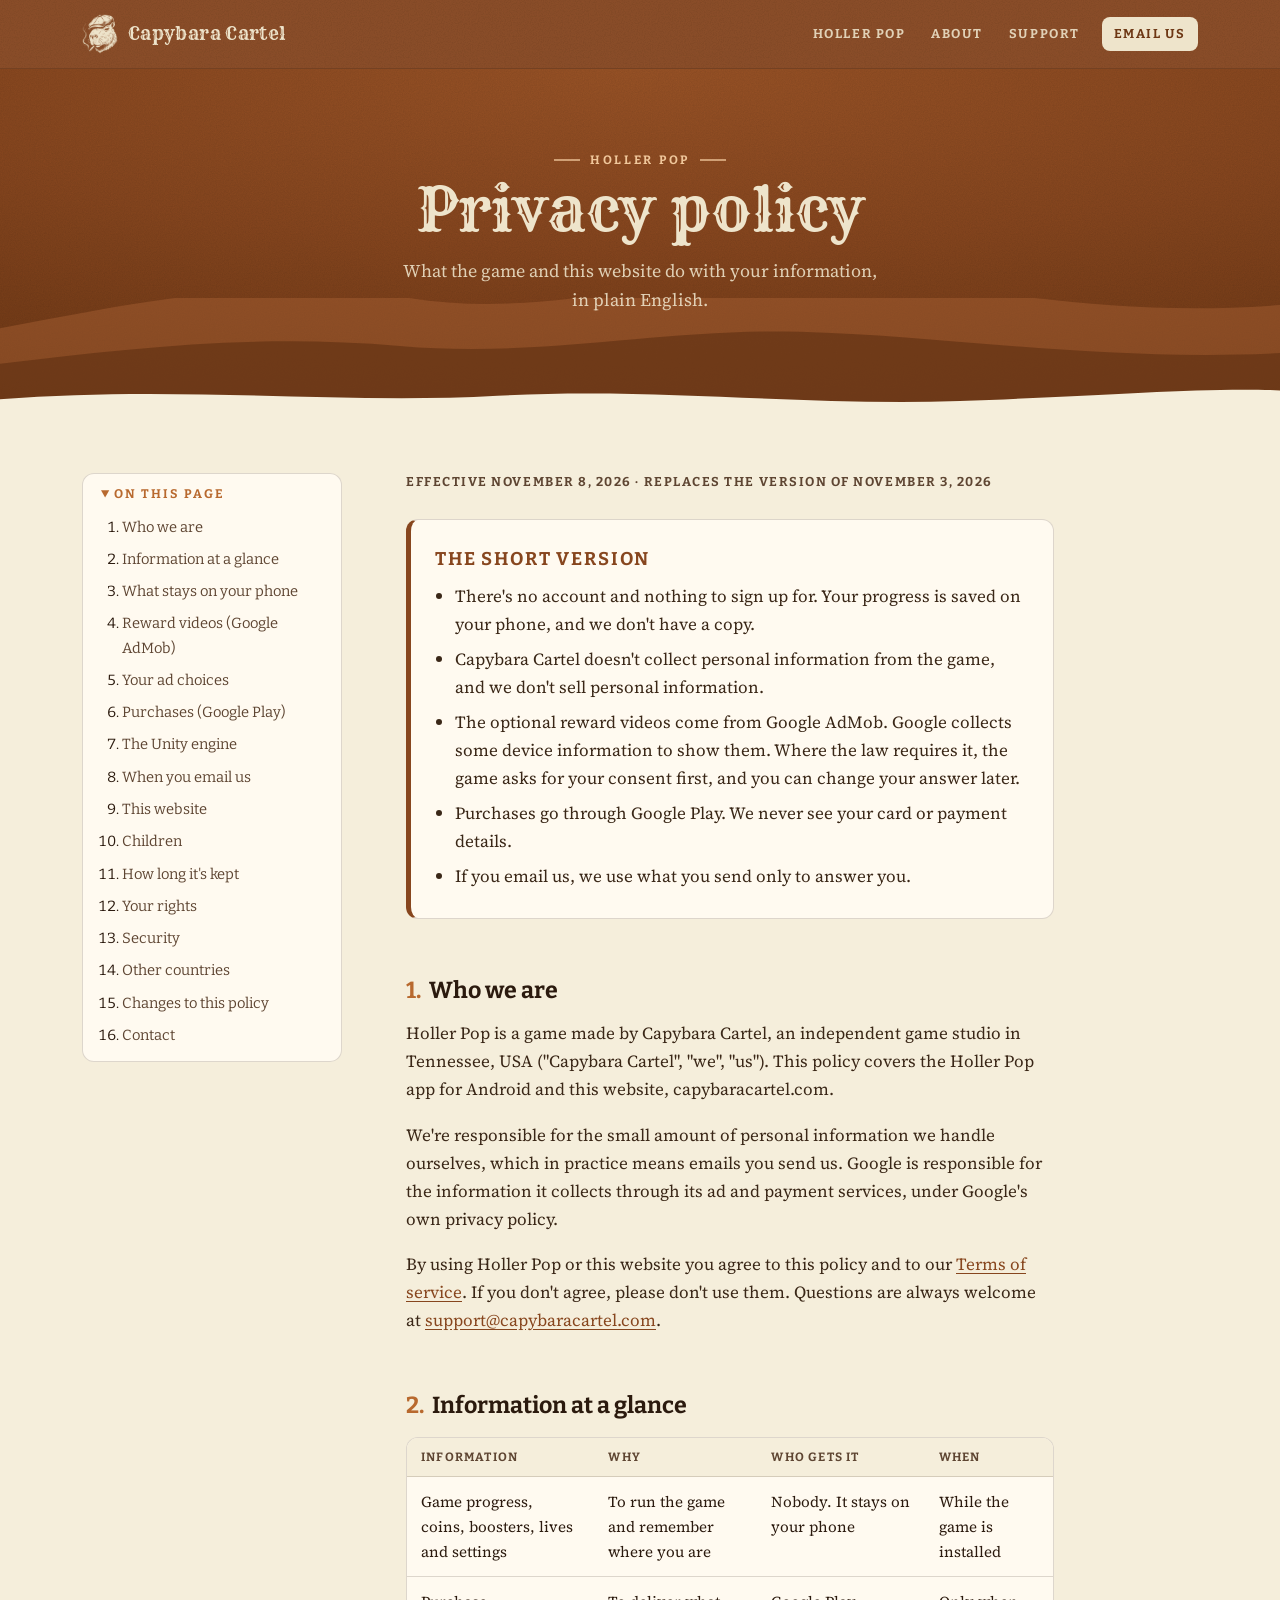
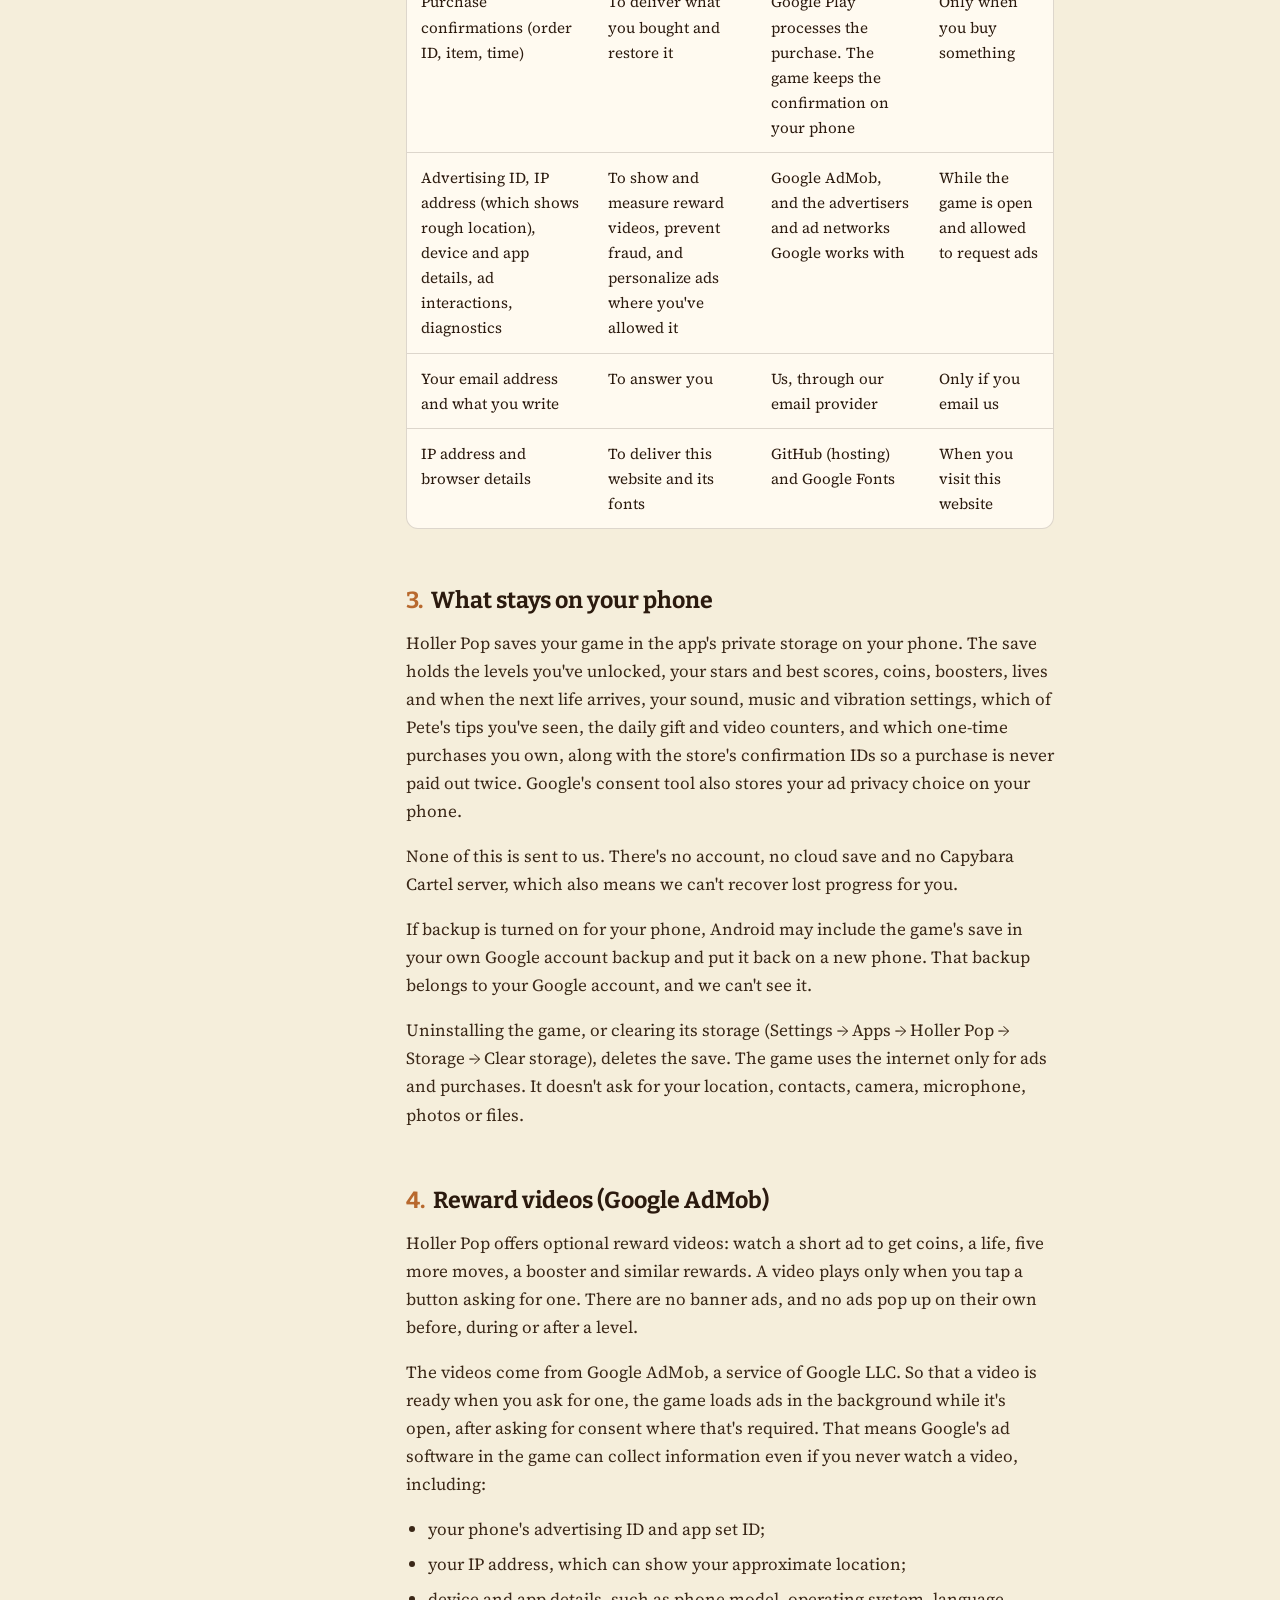
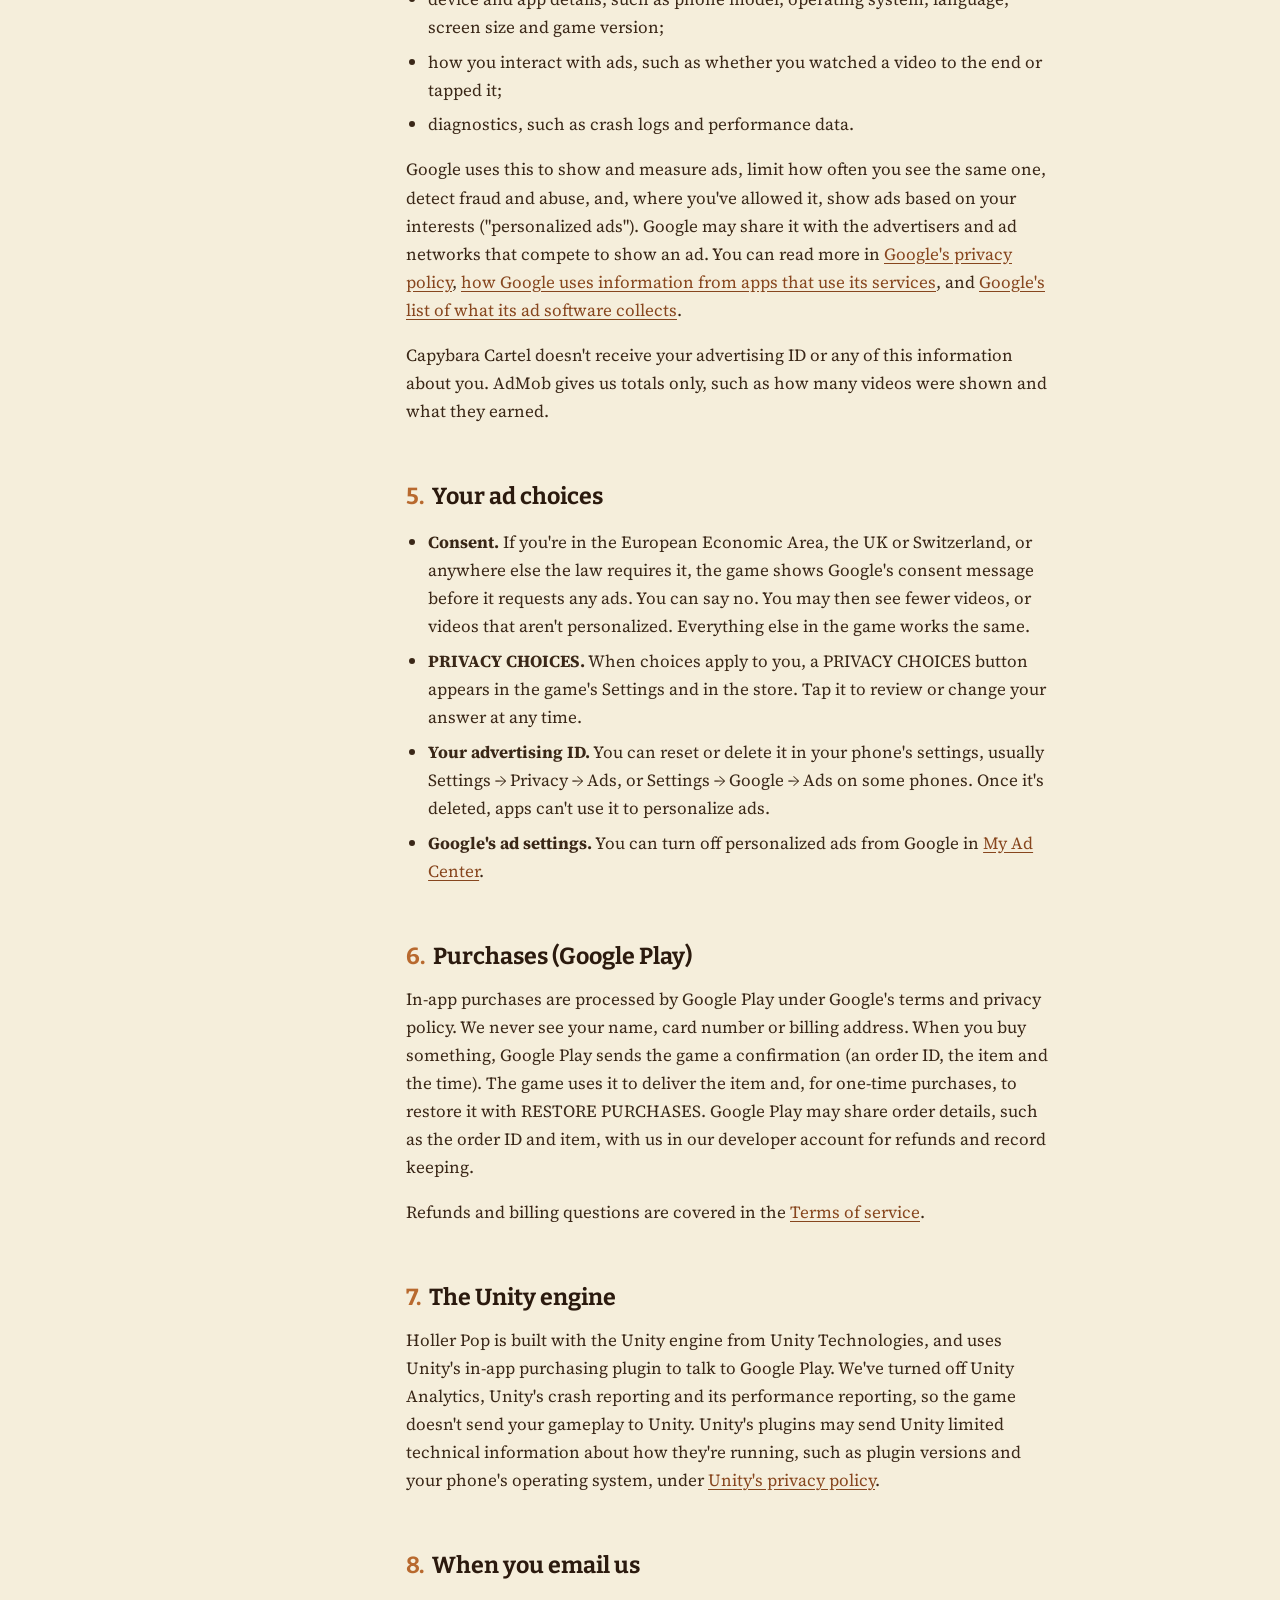
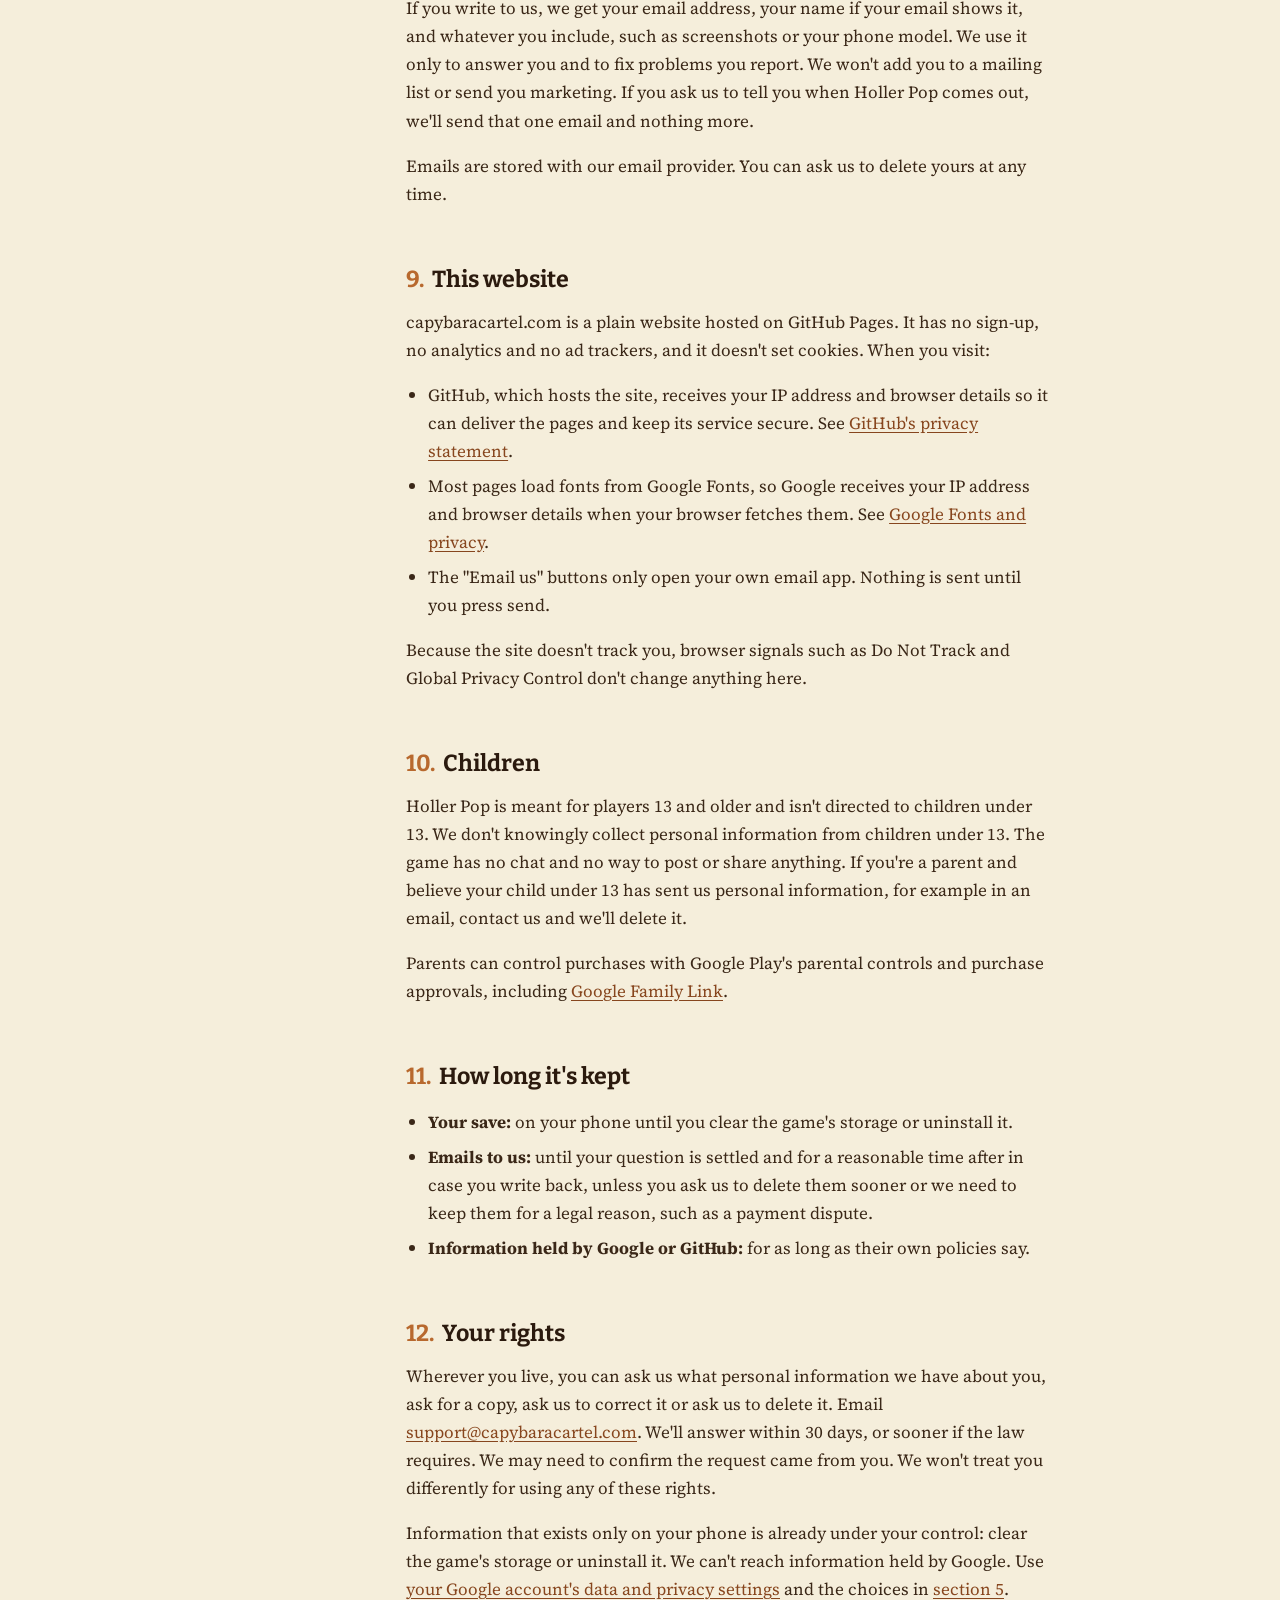
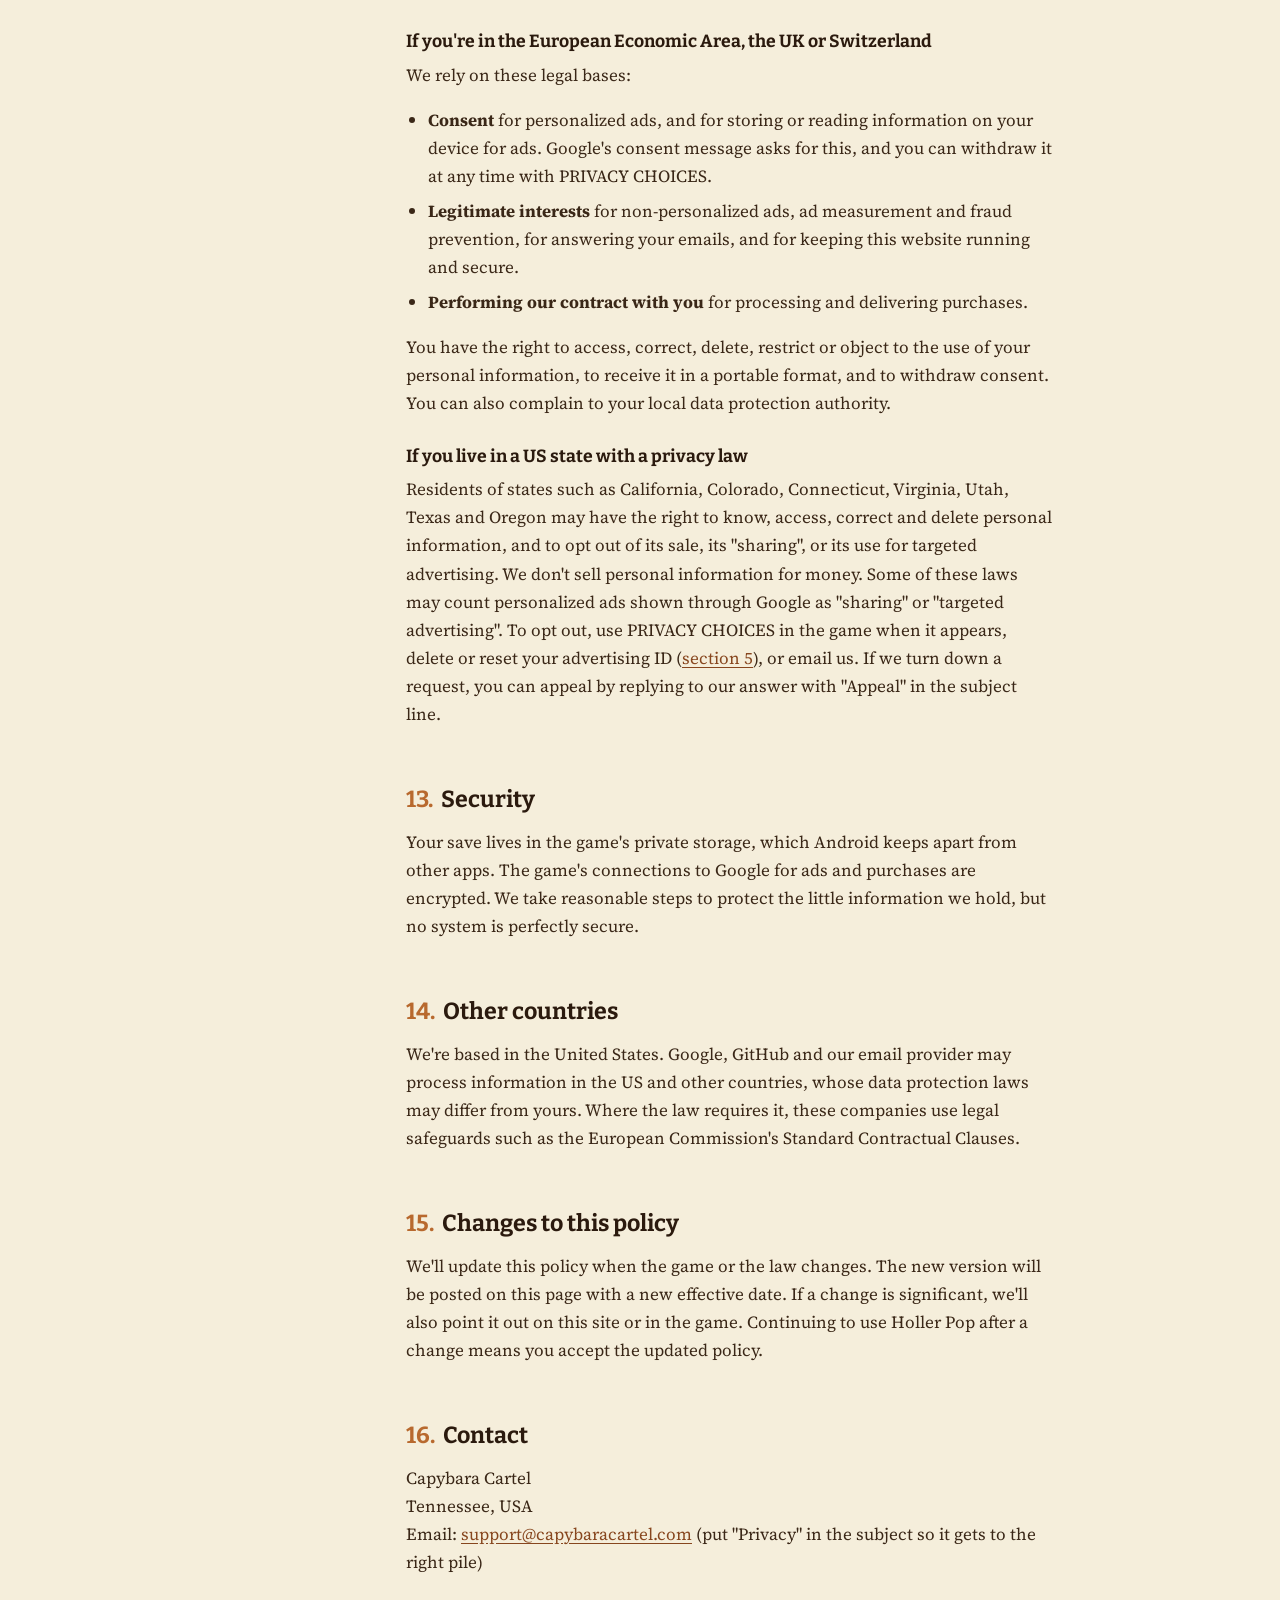
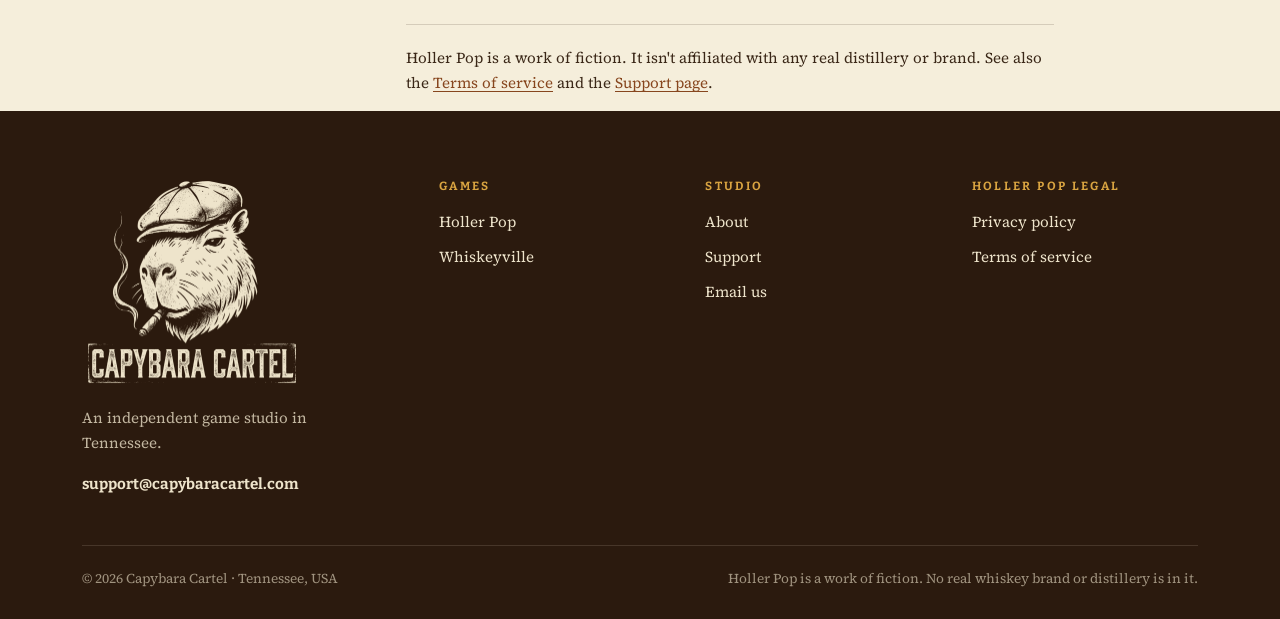
<file: holler-pop/privacy.html>
<!doctype html>
<html lang="en">
<head>
<meta charset="utf-8">
<meta name="viewport" content="width=device-width, initial-scale=1">
<title>Holler Pop Privacy Policy · Capybara Cartel</title>
<meta name="description" content="How Holler Pop and capybaracartel.com handle your information: what stays on your phone, what Google's ad and payment services collect, and your choices.">
<meta name="theme-color" content="#87461e">
<link rel="canonical" href="https://capybaracartel.com/holler-pop/privacy.html">

<meta property="og:type" content="website">
<meta property="og:site_name" content="Capybara Cartel">
<meta property="og:title" content="Holler Pop Privacy Policy">
<meta property="og:description" content="What Holler Pop does with your information, in plain English.">
<meta property="og:url" content="https://capybaracartel.com/holler-pop/privacy.html">
<meta property="og:image" content="https://capybaracartel.com/assets/img/og-image.png">

<link rel="icon" href="/assets/img/favicon.ico" sizes="any">
<link rel="icon" type="image/png" sizes="32x32" href="/assets/img/icon-32.png">
<link rel="apple-touch-icon" href="/assets/img/icon-180.png">
<link rel="manifest" href="/site.webmanifest">

<link rel="preconnect" href="https://fonts.googleapis.com">
<link rel="preconnect" href="https://fonts.gstatic.com" crossorigin>
<link href="https://fonts.googleapis.com/css2?family=Bitter:wght@600;700&family=Rye&family=Source+Serif+4:ital,opsz,wght@0,8..60,400;0,8..60,600;1,8..60,400&display=swap" rel="stylesheet">
<link rel="stylesheet" href="/assets/css/site.css">
<script>document.documentElement.classList.add("js")</script>
<script src="/assets/js/site.js" defer></script>
</head>
<body>
<a class="skip" href="#main">Skip to content</a>

<header class="site-header grain">
  <div class="wrap">
    <a class="brand" href="/" aria-label="Capybara Cartel home">
      <img src="/assets/img/mark-cream-112.png" width="100" height="112" alt="">
      <span>Capybara Cartel</span>
    </a>
    <button class="menu-btn" type="button" aria-expanded="false" aria-controls="site-nav">
      <svg viewBox="0 0 24 24" fill="none" stroke="currentColor" stroke-width="2.5" stroke-linecap="round" aria-hidden="true"><path d="M4 7h16M4 12h16M4 17h16"/></svg>Menu
    </button>
    <nav class="nav" id="site-nav" aria-label="Main">
      <a href="/holler-pop/">Holler Pop</a>
      <a href="/about/">About</a>
      <a href="/support/">Support</a>
      <a class="nav-cta" href="mailto:support@capybaracartel.com">Email us</a>
    </nav>
  </div>
</header>

<main id="main">
  <section class="page-hero doc-hero grain" aria-labelledby="doc-title">
    <div class="wrap">
      <span class="eyebrow">Holler Pop</span>
      <h1 id="doc-title">Privacy policy</h1>
      <p>What the game and this website do with your information, in plain English.</p>
    </div>
    <div class="ridges" aria-hidden="true">
      <svg viewBox="0 0 1440 200" preserveAspectRatio="xMidYMax slice">
        <path fill="#a35f33" opacity=".5" d="M0,90 C160,60 300,30 460,56 C620,82 760,24 920,30 C1080,36 1220,80 1440,64 L1440,200 L0,200Z"/>
        <path fill="#5a2c10" opacity=".55" d="M0,130 C150,112 290,96 450,110 C610,124 740,90 900,94 C1060,98 1240,128 1440,118 L1440,200 L0,200Z"/>
        <path fill="#f5eedb" d="M0,170 C200,154 380,176 560,166 C740,156 900,178 1080,172 C1240,166 1360,156 1440,160 L1440,200 L0,200Z"/>
      </svg>
    </div>
  </section>

  <div class="wrap doc">
    <aside class="toc" aria-label="On this page">
      <details>
        <summary>On this page</summary>
        <ol>
          <li><a href="#who">Who we are</a></li>
          <li><a href="#glance">Information at a glance</a></li>
          <li><a href="#device">What stays on your phone</a></li>
          <li><a href="#ads">Reward videos (Google AdMob)</a></li>
          <li><a href="#choices">Your ad choices</a></li>
          <li><a href="#purchases">Purchases (Google Play)</a></li>
          <li><a href="#unity">The Unity engine</a></li>
          <li><a href="#email">When you email us</a></li>
          <li><a href="#website">This website</a></li>
          <li><a href="#children">Children</a></li>
          <li><a href="#retention">How long it's kept</a></li>
          <li><a href="#rights">Your rights</a></li>
          <li><a href="#security">Security</a></li>
          <li><a href="#transfers">Other countries</a></li>
          <li><a href="#changes">Changes to this policy</a></li>
          <li><a href="#contact">Contact</a></li>
        </ol>
      </details>
    </aside>

    <article class="doc-body">
      <p class="meta">Effective November 8, 2026 · Replaces the version of November 3, 2026</p>

      <div class="summary-box">
        <h2>The short version</h2>
        <ul>
          <li>There's no account and nothing to sign up for. Your progress is saved on your phone, and we don't have a copy.</li>
          <li>Capybara Cartel doesn't collect personal information from the game, and we don't sell personal information.</li>
          <li>The optional reward videos come from Google AdMob. Google collects some device information to show them. Where the law requires it, the game asks for your consent first, and you can change your answer later.</li>
          <li>Purchases go through Google Play. We never see your card or payment details.</li>
          <li>If you email us, we use what you send only to answer you.</li>
        </ul>
      </div>

      <h2 id="who"><span class="n">1.</span>Who we are</h2>
      <p>Holler Pop is a game made by Capybara Cartel, an independent game studio in Tennessee, USA ("Capybara Cartel", "we", "us"). This policy covers the Holler Pop app for Android and this website, capybaracartel.com.</p>
      <p>We're responsible for the small amount of personal information we handle ourselves, which in practice means emails you send us. Google is responsible for the information it collects through its ad and payment services, under Google's own privacy policy.</p>
      <p>By using Holler Pop or this website you agree to this policy and to our <a href="/holler-pop/terms.html">Terms of service</a>. If you don't agree, please don't use them. Questions are always welcome at <a href="mailto:support@capybaracartel.com?subject=Privacy">support@capybaracartel.com</a>.</p>

      <h2 id="glance"><span class="n">2.</span>Information at a glance</h2>
      <div class="table-wrap">
        <table>
          <thead>
            <tr><th scope="col">Information</th><th scope="col">Why</th><th scope="col">Who gets it</th><th scope="col">When</th></tr>
          </thead>
          <tbody>
            <tr><td>Game progress, coins, boosters, lives and settings</td><td>To run the game and remember where you are</td><td>Nobody. It stays on your phone</td><td>While the game is installed</td></tr>
            <tr><td>Purchase confirmations (order ID, item, time)</td><td>To deliver what you bought and restore it</td><td>Google Play processes the purchase. The game keeps the confirmation on your phone</td><td>Only when you buy something</td></tr>
            <tr><td>Advertising ID, IP address (which shows rough location), device and app details, ad interactions, diagnostics</td><td>To show and measure reward videos, prevent fraud, and personalize ads where you've allowed it</td><td>Google AdMob, and the advertisers and ad networks Google works with</td><td>While the game is open and allowed to request ads</td></tr>
            <tr><td>Your email address and what you write</td><td>To answer you</td><td>Us, through our email provider</td><td>Only if you email us</td></tr>
            <tr><td>IP address and browser details</td><td>To deliver this website and its fonts</td><td>GitHub (hosting) and Google Fonts</td><td>When you visit this website</td></tr>
          </tbody>
        </table>
      </div>

      <h2 id="device"><span class="n">3.</span>What stays on your phone</h2>
      <p>Holler Pop saves your game in the app's private storage on your phone. The save holds the levels you've unlocked, your stars and best scores, coins, boosters, lives and when the next life arrives, your sound, music and vibration settings, which of Pete's tips you've seen, the daily gift and video counters, and which one-time purchases you own, along with the store's confirmation IDs so a purchase is never paid out twice. Google's consent tool also stores your ad privacy choice on your phone.</p>
      <p>None of this is sent to us. There's no account, no cloud save and no Capybara Cartel server, which also means we can't recover lost progress for you.</p>
      <p>If backup is turned on for your phone, Android may include the game's save in your own Google account backup and put it back on a new phone. That backup belongs to your Google account, and we can't see it.</p>
      <p>Uninstalling the game, or clearing its storage (Settings → Apps → Holler Pop → Storage → Clear storage), deletes the save. The game uses the internet only for ads and purchases. It doesn't ask for your location, contacts, camera, microphone, photos or files.</p>

      <h2 id="ads"><span class="n">4.</span>Reward videos (Google AdMob)</h2>
      <p>Holler Pop offers optional reward videos: watch a short ad to get coins, a life, five more moves, a booster and similar rewards. A video plays only when you tap a button asking for one. There are no banner ads, and no ads pop up on their own before, during or after a level.</p>
      <p>The videos come from Google AdMob, a service of Google LLC. So that a video is ready when you ask for one, the game loads ads in the background while it's open, after asking for consent where that's required. That means Google's ad software in the game can collect information even if you never watch a video, including:</p>
      <ul>
        <li>your phone's advertising ID and app set ID;</li>
        <li>your IP address, which can show your approximate location;</li>
        <li>device and app details, such as phone model, operating system, language, screen size and game version;</li>
        <li>how you interact with ads, such as whether you watched a video to the end or tapped it;</li>
        <li>diagnostics, such as crash logs and performance data.</li>
      </ul>
      <p>Google uses this to show and measure ads, limit how often you see the same one, detect fraud and abuse, and, where you've allowed it, show ads based on your interests ("personalized ads"). Google may share it with the advertisers and ad networks that compete to show an ad. You can read more in <a href="https://policies.google.com/privacy" rel="noopener">Google's privacy policy</a>, <a href="https://policies.google.com/technologies/partner-sites" rel="noopener">how Google uses information from apps that use its services</a>, and <a href="https://developers.google.com/admob/android/privacy/play-data-disclosure" rel="noopener">Google's list of what its ad software collects</a>.</p>
      <p>Capybara Cartel doesn't receive your advertising ID or any of this information about you. AdMob gives us totals only, such as how many videos were shown and what they earned.</p>

      <h2 id="choices"><span class="n">5.</span>Your ad choices</h2>
      <ul>
        <li><strong>Consent.</strong> If you're in the European Economic Area, the UK or Switzerland, or anywhere else the law requires it, the game shows Google's consent message before it requests any ads. You can say no. You may then see fewer videos, or videos that aren't personalized. Everything else in the game works the same.</li>
        <li><strong>PRIVACY CHOICES.</strong> When choices apply to you, a PRIVACY CHOICES button appears in the game's Settings and in the store. Tap it to review or change your answer at any time.</li>
        <li><strong>Your advertising ID.</strong> You can reset or delete it in your phone's settings, usually Settings → Privacy → Ads, or Settings → Google → Ads on some phones. Once it's deleted, apps can't use it to personalize ads.</li>
        <li><strong>Google's ad settings.</strong> You can turn off personalized ads from Google in <a href="https://myadcenter.google.com/" rel="noopener">My Ad Center</a>.</li>
      </ul>

      <h2 id="purchases"><span class="n">6.</span>Purchases (Google Play)</h2>
      <p>In-app purchases are processed by Google Play under Google's terms and privacy policy. We never see your name, card number or billing address. When you buy something, Google Play sends the game a confirmation (an order ID, the item and the time). The game uses it to deliver the item and, for one-time purchases, to restore it with RESTORE PURCHASES. Google Play may share order details, such as the order ID and item, with us in our developer account for refunds and record keeping.</p>
      <p>Refunds and billing questions are covered in the <a href="/holler-pop/terms.html#purchases">Terms of service</a>.</p>

      <h2 id="unity"><span class="n">7.</span>The Unity engine</h2>
      <p>Holler Pop is built with the Unity engine from Unity Technologies, and uses Unity's in-app purchasing plugin to talk to Google Play. We've turned off Unity Analytics, Unity's crash reporting and its performance reporting, so the game doesn't send your gameplay to Unity. Unity's plugins may send Unity limited technical information about how they're running, such as plugin versions and your phone's operating system, under <a href="https://unity.com/legal/privacy-policy" rel="noopener">Unity's privacy policy</a>.</p>

      <h2 id="email"><span class="n">8.</span>When you email us</h2>
      <p>If you write to us, we get your email address, your name if your email shows it, and whatever you include, such as screenshots or your phone model. We use it only to answer you and to fix problems you report. We won't add you to a mailing list or send you marketing. If you ask us to tell you when Holler Pop comes out, we'll send that one email and nothing more.</p>
      <p>Emails are stored with our email provider. You can ask us to delete yours at any time.</p>

      <h2 id="website"><span class="n">9.</span>This website</h2>
      <p>capybaracartel.com is a plain website hosted on GitHub Pages. It has no sign-up, no analytics and no ad trackers, and it doesn't set cookies. When you visit:</p>
      <ul>
        <li>GitHub, which hosts the site, receives your IP address and browser details so it can deliver the pages and keep its service secure. See <a href="https://docs.github.com/en/site-policy/privacy-policies/github-general-privacy-statement" rel="noopener">GitHub's privacy statement</a>.</li>
        <li>Most pages load fonts from Google Fonts, so Google receives your IP address and browser details when your browser fetches them. See <a href="https://developers.google.com/fonts/faq/privacy" rel="noopener">Google Fonts and privacy</a>.</li>
        <li>The "Email us" buttons only open your own email app. Nothing is sent until you press send.</li>
      </ul>
      <p>Because the site doesn't track you, browser signals such as Do Not Track and Global Privacy Control don't change anything here.</p>

      <h2 id="children"><span class="n">10.</span>Children</h2>
      <p>Holler Pop is meant for players 13 and older and isn't directed to children under 13. We don't knowingly collect personal information from children under 13. The game has no chat and no way to post or share anything. If you're a parent and believe your child under 13 has sent us personal information, for example in an email, contact us and we'll delete it.</p>
      <p>Parents can control purchases with Google Play's parental controls and purchase approvals, including <a href="https://families.google/familylink/" rel="noopener">Google Family Link</a>.</p>

      <h2 id="retention"><span class="n">11.</span>How long it's kept</h2>
      <ul>
        <li><strong>Your save:</strong> on your phone until you clear the game's storage or uninstall it.</li>
        <li><strong>Emails to us:</strong> until your question is settled and for a reasonable time after in case you write back, unless you ask us to delete them sooner or we need to keep them for a legal reason, such as a payment dispute.</li>
        <li><strong>Information held by Google or GitHub:</strong> for as long as their own policies say.</li>
      </ul>

      <h2 id="rights"><span class="n">12.</span>Your rights</h2>
      <p>Wherever you live, you can ask us what personal information we have about you, ask for a copy, ask us to correct it or ask us to delete it. Email <a href="mailto:support@capybaracartel.com?subject=Privacy%20request">support@capybaracartel.com</a>. We'll answer within 30 days, or sooner if the law requires. We may need to confirm the request came from you. We won't treat you differently for using any of these rights.</p>
      <p>Information that exists only on your phone is already under your control: clear the game's storage or uninstall it. We can't reach information held by Google. Use <a href="https://myaccount.google.com/data-and-privacy" rel="noopener">your Google account's data and privacy settings</a> and the choices in <a href="#choices">section 5</a>.</p>

      <h3>If you're in the European Economic Area, the UK or Switzerland</h3>
      <p>We rely on these legal bases:</p>
      <ul>
        <li><strong>Consent</strong> for personalized ads, and for storing or reading information on your device for ads. Google's consent message asks for this, and you can withdraw it at any time with PRIVACY CHOICES.</li>
        <li><strong>Legitimate interests</strong> for non-personalized ads, ad measurement and fraud prevention, for answering your emails, and for keeping this website running and secure.</li>
        <li><strong>Performing our contract with you</strong> for processing and delivering purchases.</li>
      </ul>
      <p>You have the right to access, correct, delete, restrict or object to the use of your personal information, to receive it in a portable format, and to withdraw consent. You can also complain to your local data protection authority.</p>

      <h3>If you live in a US state with a privacy law</h3>
      <p>Residents of states such as California, Colorado, Connecticut, Virginia, Utah, Texas and Oregon may have the right to know, access, correct and delete personal information, and to opt out of its sale, its "sharing", or its use for targeted advertising. We don't sell personal information for money. Some of these laws may count personalized ads shown through Google as "sharing" or "targeted advertising". To opt out, use PRIVACY CHOICES in the game when it appears, delete or reset your advertising ID (<a href="#choices">section 5</a>), or email us. If we turn down a request, you can appeal by replying to our answer with "Appeal" in the subject line.</p>

      <h2 id="security"><span class="n">13.</span>Security</h2>
      <p>Your save lives in the game's private storage, which Android keeps apart from other apps. The game's connections to Google for ads and purchases are encrypted. We take reasonable steps to protect the little information we hold, but no system is perfectly secure.</p>

      <h2 id="transfers"><span class="n">14.</span>Other countries</h2>
      <p>We're based in the United States. Google, GitHub and our email provider may process information in the US and other countries, whose data protection laws may differ from yours. Where the law requires it, these companies use legal safeguards such as the European Commission's Standard Contractual Clauses.</p>

      <h2 id="changes"><span class="n">15.</span>Changes to this policy</h2>
      <p>We'll update this policy when the game or the law changes. The new version will be posted on this page with a new effective date. If a change is significant, we'll also point it out on this site or in the game. Continuing to use Holler Pop after a change means you accept the updated policy.</p>

      <h2 id="contact"><span class="n">16.</span>Contact</h2>
      <p>Capybara Cartel<br>Tennessee, USA<br>Email: <a href="mailto:support@capybaracartel.com?subject=Privacy">support@capybaracartel.com</a> (put "Privacy" in the subject so it gets to the right pile)</p>

      <p class="doc-foot">Holler Pop is a work of fiction. It isn't affiliated with any real distillery or brand. See also the <a href="/holler-pop/terms.html">Terms of service</a> and the <a href="/support/">Support page</a>.</p>
    </article>
  </div>
</main>

<footer class="site-footer">
  <div class="wrap">
    <div class="foot-grid">
      <div class="foot-brand">
        <img src="/assets/img/lockup-cream.png" width="880" height="858" alt="Capybara Cartel">
        <p>An independent game studio in Tennessee.</p>
        <a class="foot-mail" href="mailto:support@capybaracartel.com">support@capybaracartel.com</a>
      </div>
      <div>
        <h2>Games</h2>
        <ul>
          <li><a href="/holler-pop/">Holler Pop</a></li>
          <li><a href="/#whiskeyville">Whiskeyville</a></li>
        </ul>
      </div>
      <div>
        <h2>Studio</h2>
        <ul>
          <li><a href="/about/">About</a></li>
          <li><a href="/support/">Support</a></li>
          <li><a href="mailto:support@capybaracartel.com">Email us</a></li>
        </ul>
      </div>
      <div>
        <h2>Holler Pop legal</h2>
        <ul>
          <li><a href="/holler-pop/privacy.html" aria-current="page">Privacy policy</a></li>
          <li><a href="/holler-pop/terms.html">Terms of service</a></li>
        </ul>
      </div>
    </div>
    <div class="foot-base">
      <span>© <span data-year>2026</span> Capybara Cartel · Tennessee, USA</span>
      <span>Holler Pop is a work of fiction. No real whiskey brand or distillery is in it.</span>
    </div>
  </div>
</footer>
</body>
</html>
</file>
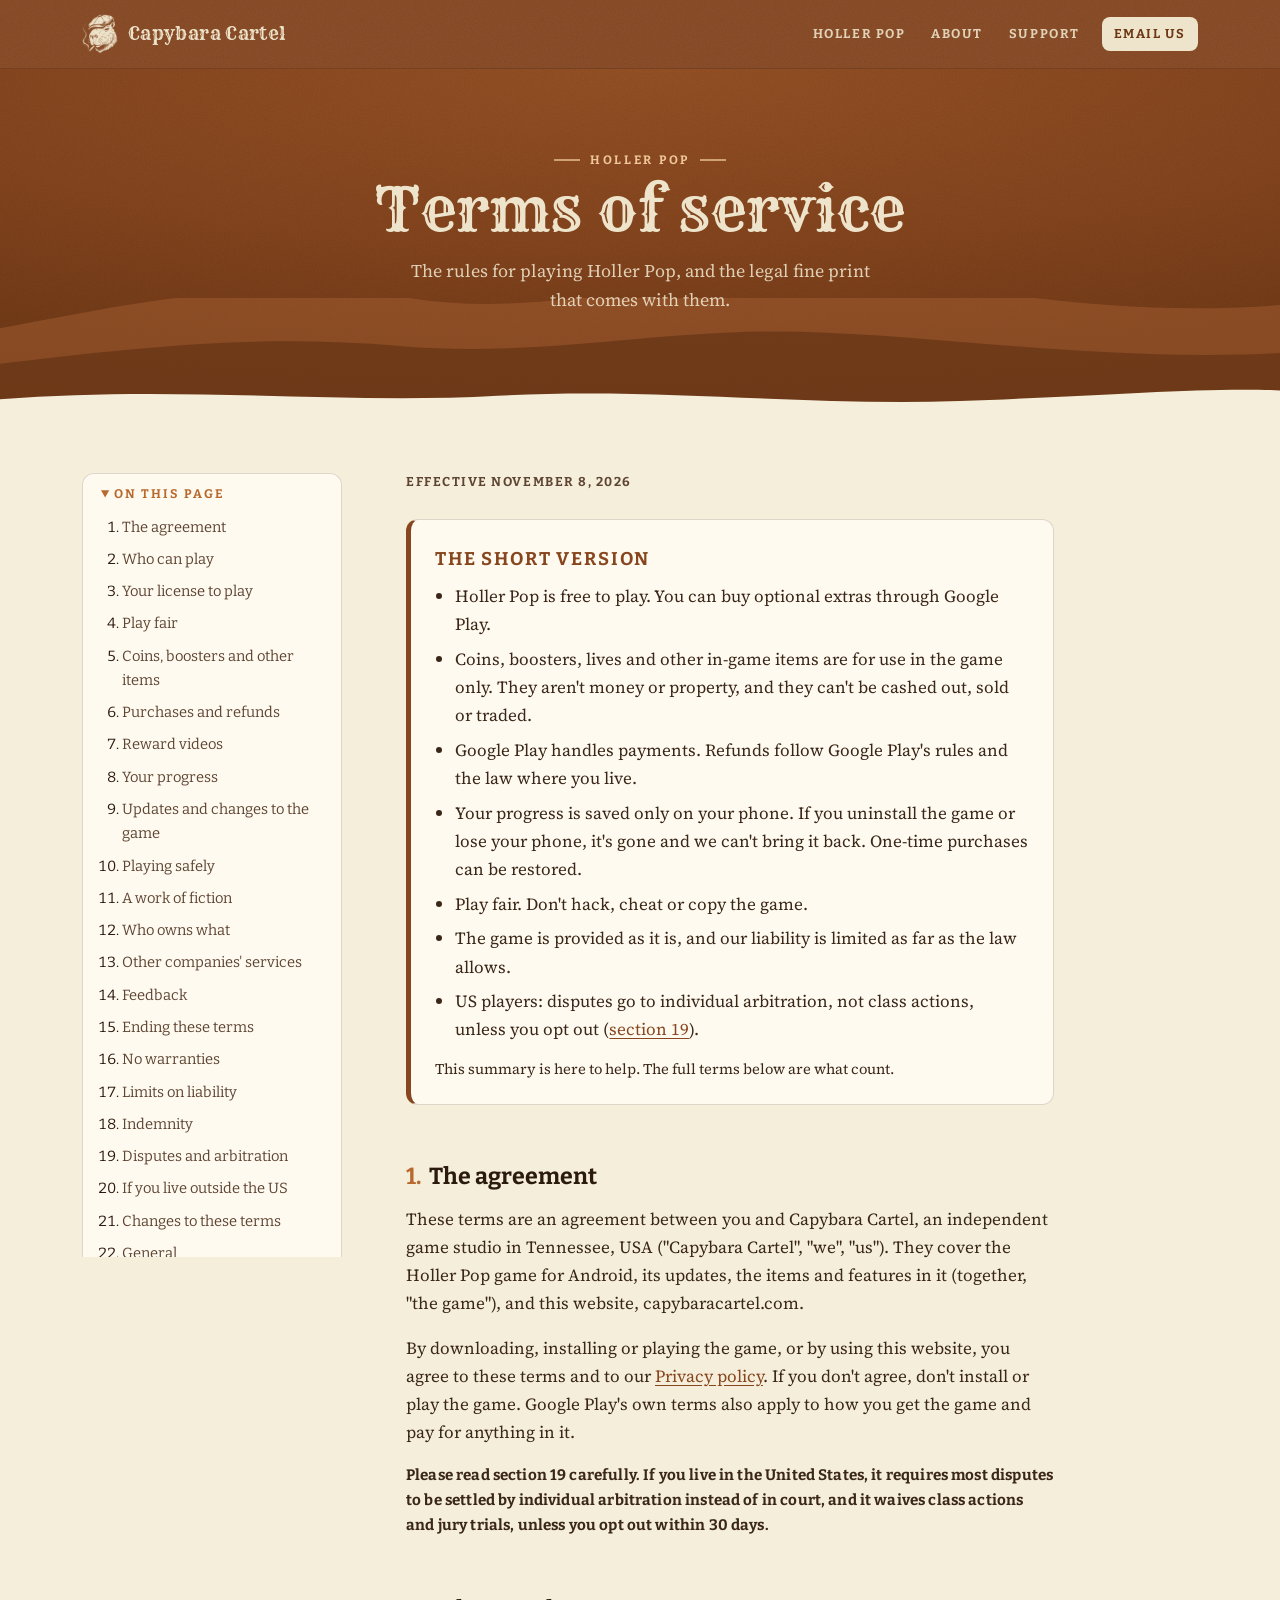
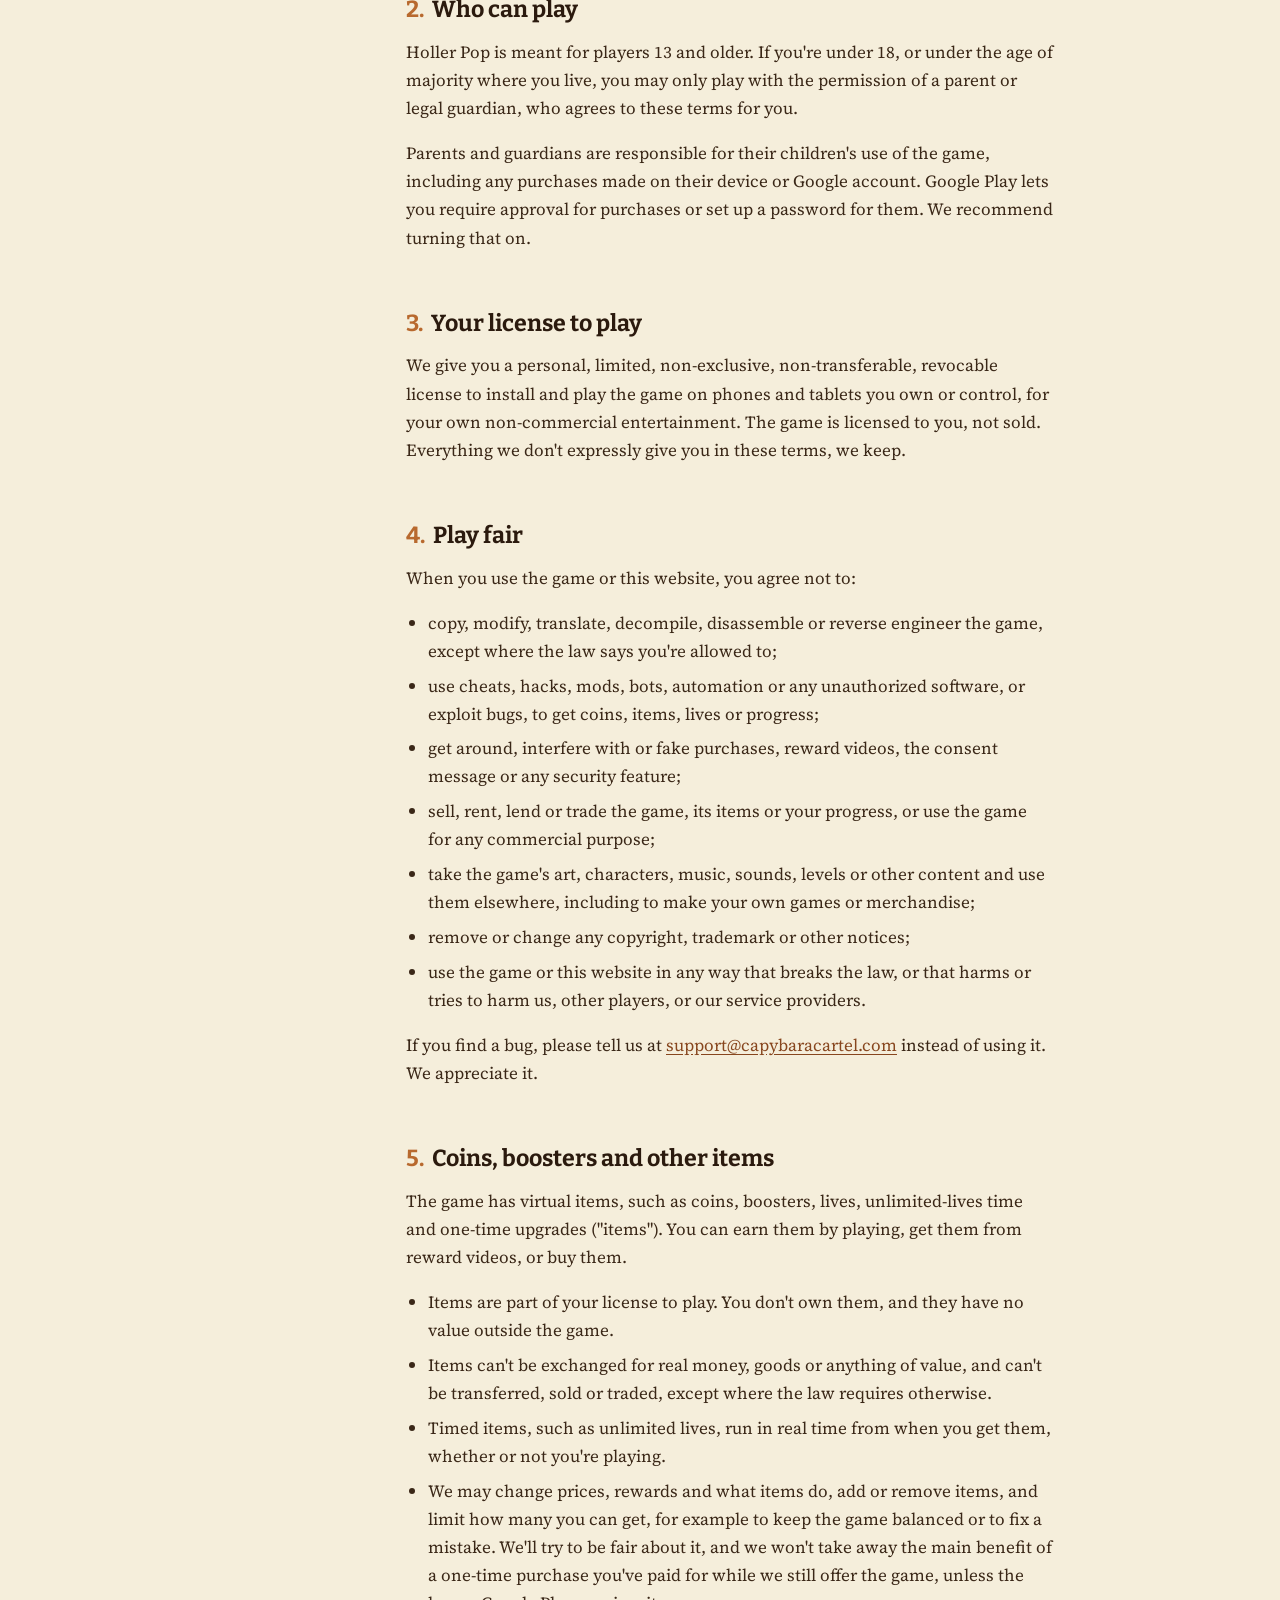
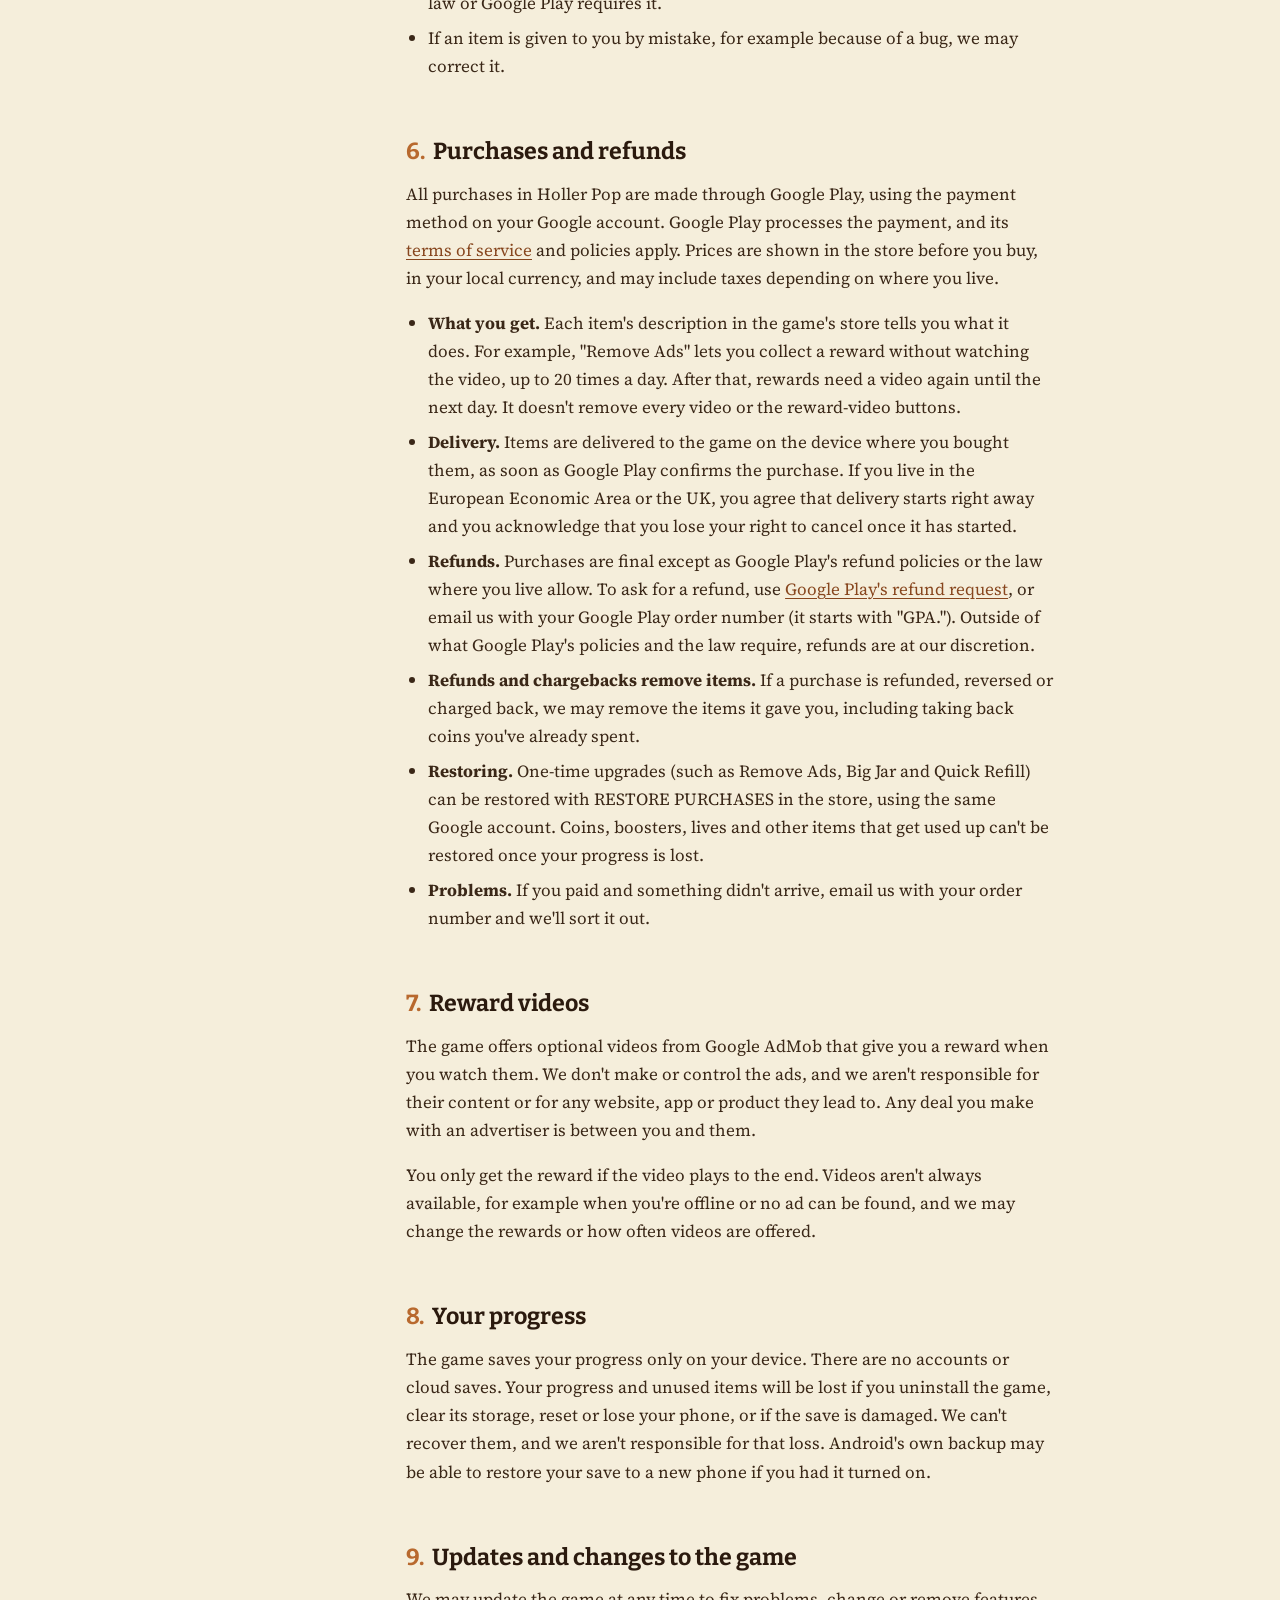
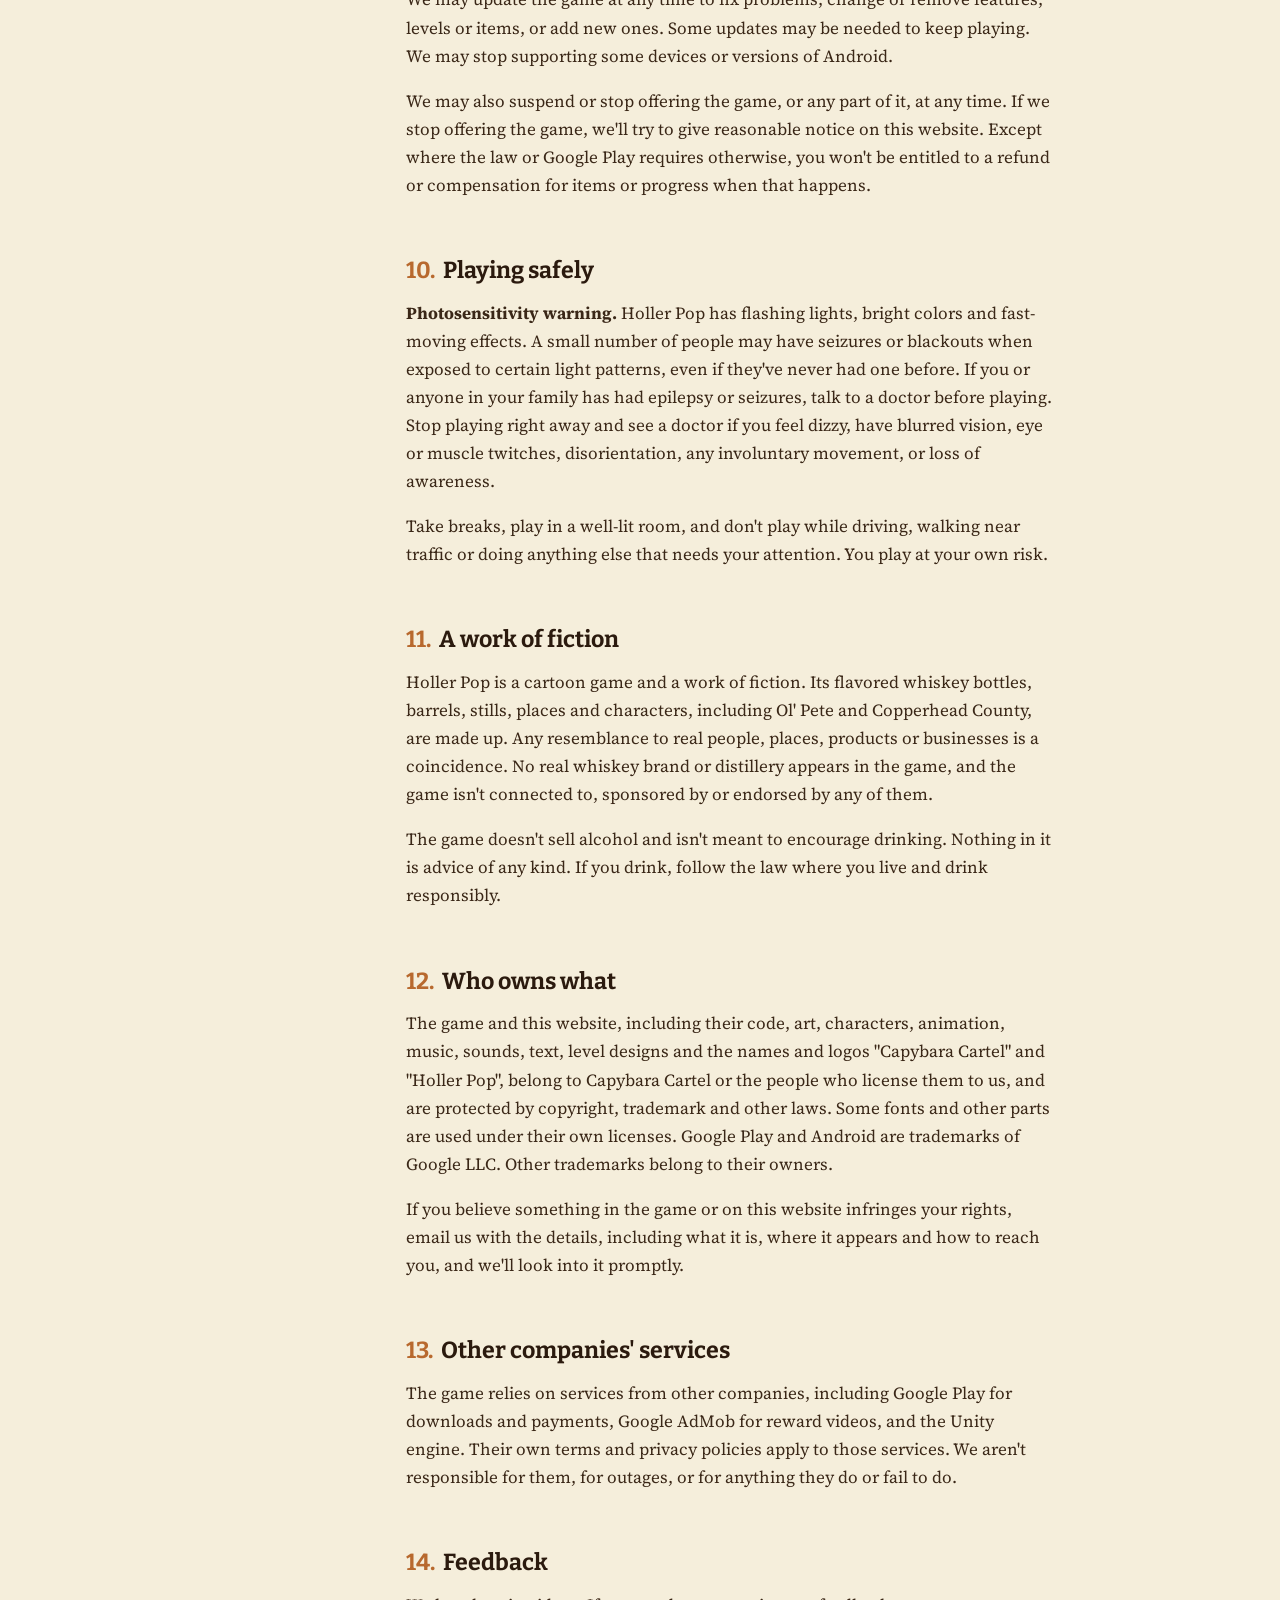
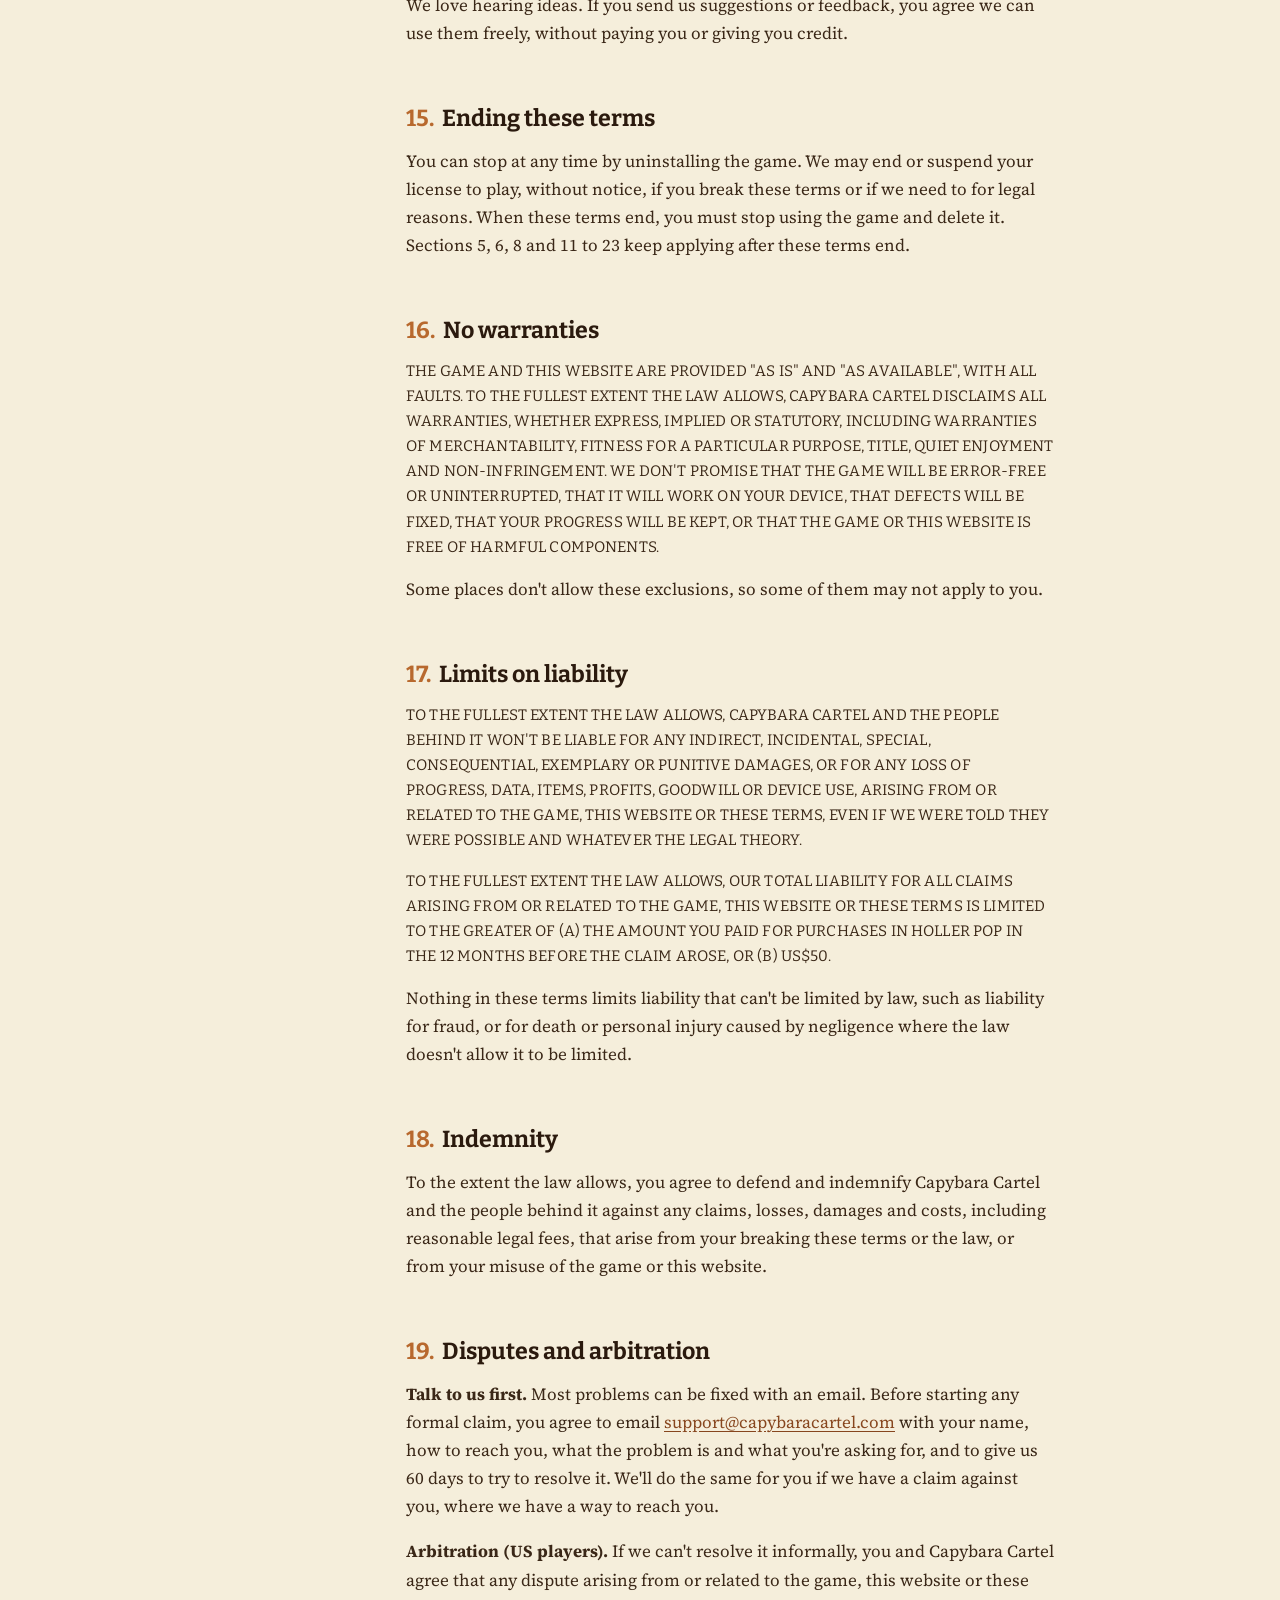
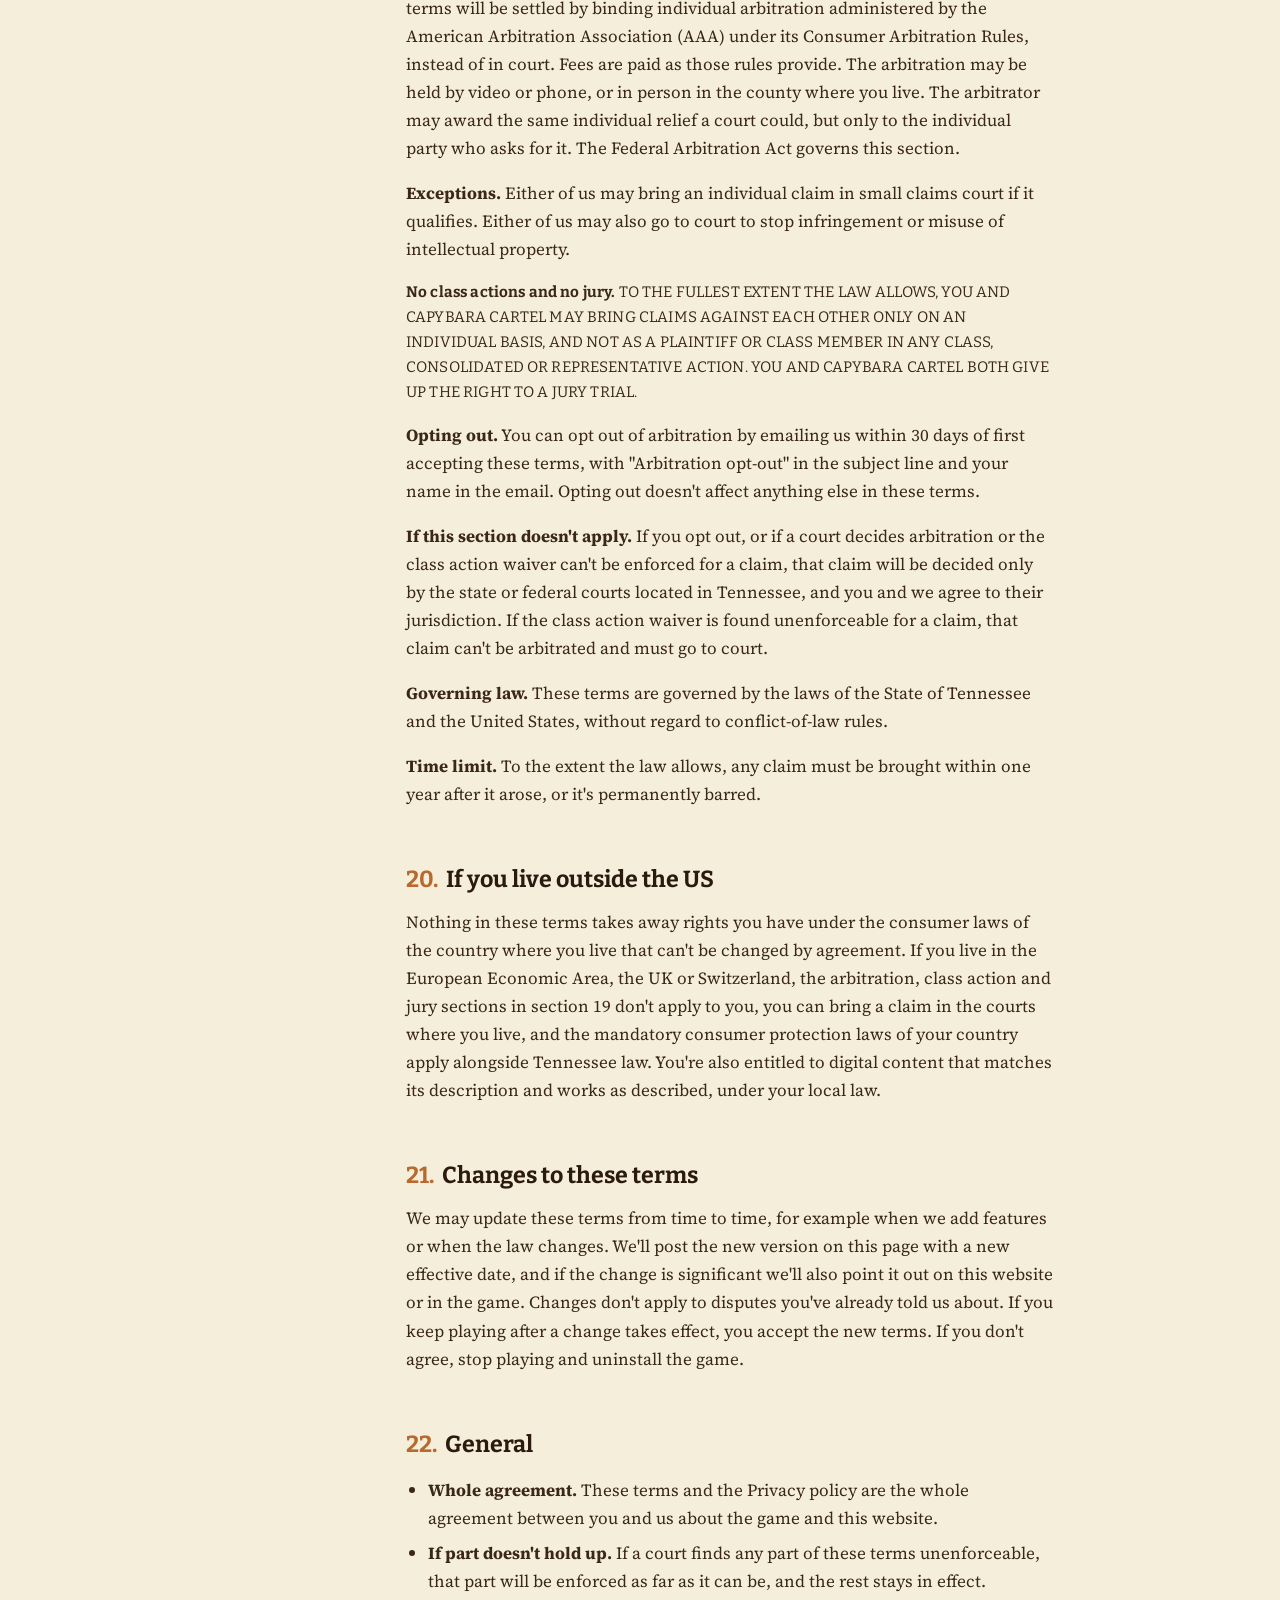
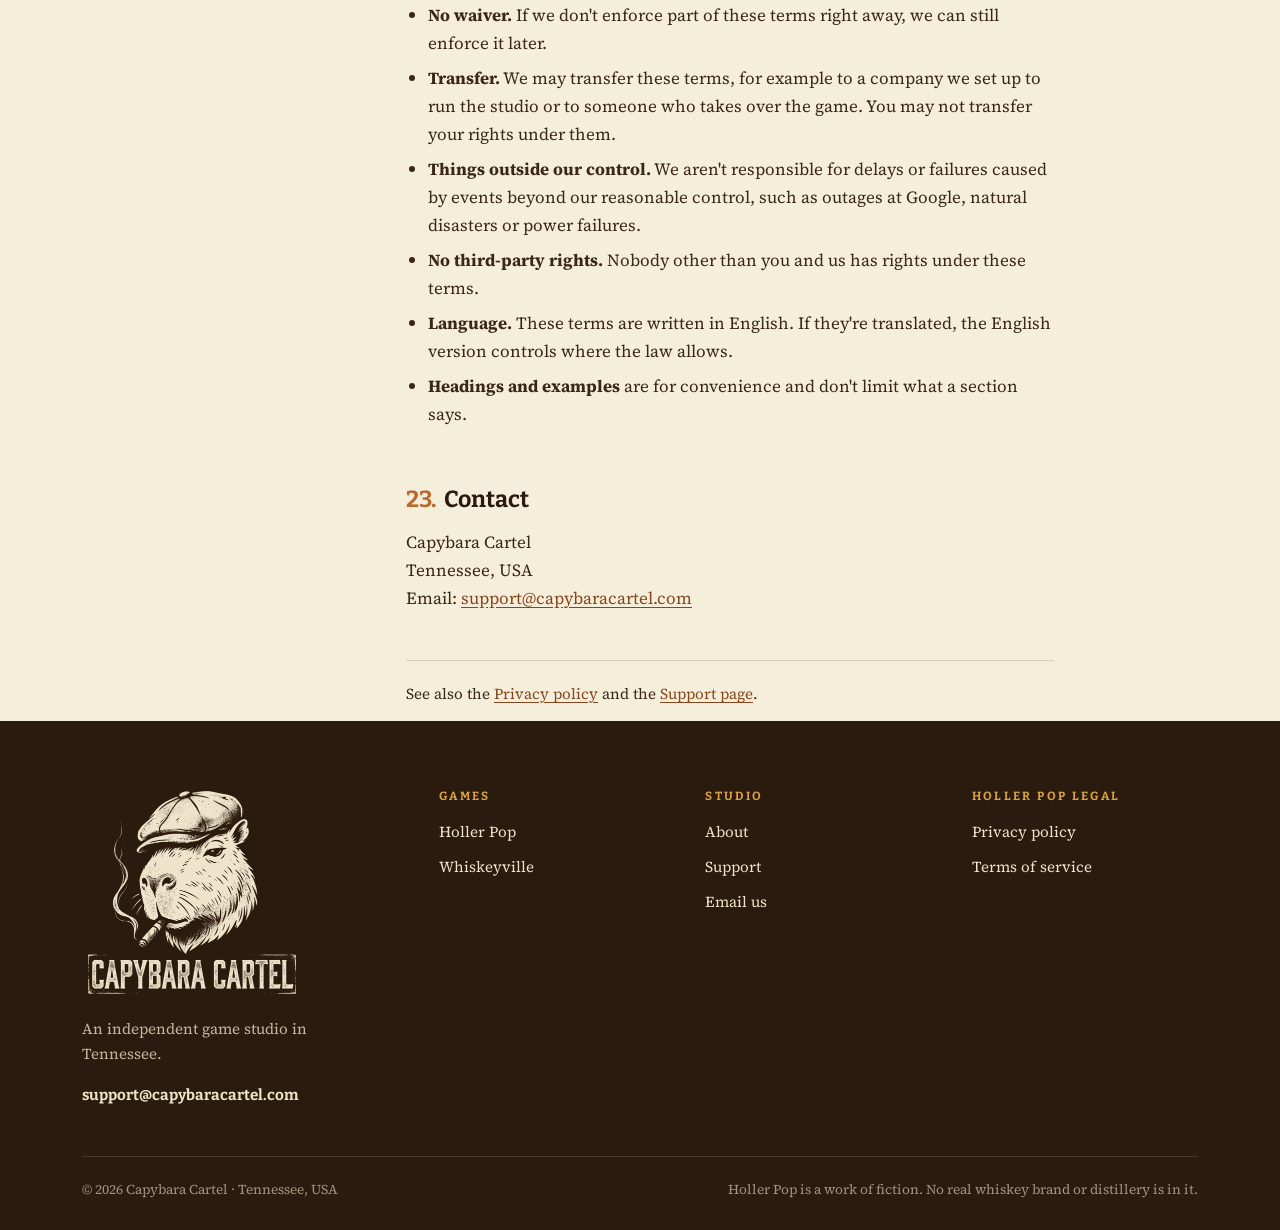
<file: holler-pop/terms.html>
<!doctype html>
<html lang="en">
<head>
<meta charset="utf-8">
<meta name="viewport" content="width=device-width, initial-scale=1">
<title>Holler Pop Terms of Service · Capybara Cartel</title>
<meta name="description" content="The rules for playing Holler Pop: purchases, in-game items, fair play, and the legal fine print.">
<meta name="theme-color" content="#87461e">
<link rel="canonical" href="https://capybaracartel.com/holler-pop/terms.html">

<meta property="og:type" content="website">
<meta property="og:site_name" content="Capybara Cartel">
<meta property="og:title" content="Holler Pop Terms of Service">
<meta property="og:description" content="The rules for playing Holler Pop.">
<meta property="og:url" content="https://capybaracartel.com/holler-pop/terms.html">
<meta property="og:image" content="https://capybaracartel.com/assets/img/og-image.png">

<link rel="icon" href="/assets/img/favicon.ico" sizes="any">
<link rel="icon" type="image/png" sizes="32x32" href="/assets/img/icon-32.png">
<link rel="apple-touch-icon" href="/assets/img/icon-180.png">
<link rel="manifest" href="/site.webmanifest">

<link rel="preconnect" href="https://fonts.googleapis.com">
<link rel="preconnect" href="https://fonts.gstatic.com" crossorigin>
<link href="https://fonts.googleapis.com/css2?family=Bitter:wght@600;700&family=Rye&family=Source+Serif+4:ital,opsz,wght@0,8..60,400;0,8..60,600;1,8..60,400&display=swap" rel="stylesheet">
<link rel="stylesheet" href="/assets/css/site.css">
<script>document.documentElement.classList.add("js")</script>
<script src="/assets/js/site.js" defer></script>
</head>
<body>
<a class="skip" href="#main">Skip to content</a>

<header class="site-header grain">
  <div class="wrap">
    <a class="brand" href="/" aria-label="Capybara Cartel home">
      <img src="/assets/img/mark-cream-112.png" width="100" height="112" alt="">
      <span>Capybara Cartel</span>
    </a>
    <button class="menu-btn" type="button" aria-expanded="false" aria-controls="site-nav">
      <svg viewBox="0 0 24 24" fill="none" stroke="currentColor" stroke-width="2.5" stroke-linecap="round" aria-hidden="true"><path d="M4 7h16M4 12h16M4 17h16"/></svg>Menu
    </button>
    <nav class="nav" id="site-nav" aria-label="Main">
      <a href="/holler-pop/">Holler Pop</a>
      <a href="/about/">About</a>
      <a href="/support/">Support</a>
      <a class="nav-cta" href="mailto:support@capybaracartel.com">Email us</a>
    </nav>
  </div>
</header>

<main id="main">
  <section class="page-hero doc-hero grain" aria-labelledby="doc-title">
    <div class="wrap">
      <span class="eyebrow">Holler Pop</span>
      <h1 id="doc-title">Terms of service</h1>
      <p>The rules for playing Holler Pop, and the legal fine print that comes with them.</p>
    </div>
    <div class="ridges" aria-hidden="true">
      <svg viewBox="0 0 1440 200" preserveAspectRatio="xMidYMax slice">
        <path fill="#a35f33" opacity=".5" d="M0,90 C160,60 300,30 460,56 C620,82 760,24 920,30 C1080,36 1220,80 1440,64 L1440,200 L0,200Z"/>
        <path fill="#5a2c10" opacity=".55" d="M0,130 C150,112 290,96 450,110 C610,124 740,90 900,94 C1060,98 1240,128 1440,118 L1440,200 L0,200Z"/>
        <path fill="#f5eedb" d="M0,170 C200,154 380,176 560,166 C740,156 900,178 1080,172 C1240,166 1360,156 1440,160 L1440,200 L0,200Z"/>
      </svg>
    </div>
  </section>

  <div class="wrap doc">
    <aside class="toc" aria-label="On this page">
      <details>
        <summary>On this page</summary>
        <ol>
          <li><a href="#agreement">The agreement</a></li>
          <li><a href="#age">Who can play</a></li>
          <li><a href="#license">Your license to play</a></li>
          <li><a href="#rules">Play fair</a></li>
          <li><a href="#items">Coins, boosters and other items</a></li>
          <li><a href="#purchases">Purchases and refunds</a></li>
          <li><a href="#ads">Reward videos</a></li>
          <li><a href="#progress">Your progress</a></li>
          <li><a href="#changes-game">Updates and changes to the game</a></li>
          <li><a href="#safety">Playing safely</a></li>
          <li><a href="#fiction">A work of fiction</a></li>
          <li><a href="#ip">Who owns what</a></li>
          <li><a href="#third">Other companies' services</a></li>
          <li><a href="#feedback">Feedback</a></li>
          <li><a href="#ending">Ending these terms</a></li>
          <li><a href="#warranty">No warranties</a></li>
          <li><a href="#liability">Limits on liability</a></li>
          <li><a href="#indemnity">Indemnity</a></li>
          <li><a href="#disputes">Disputes and arbitration</a></li>
          <li><a href="#local">If you live outside the US</a></li>
          <li><a href="#changes">Changes to these terms</a></li>
          <li><a href="#general">General</a></li>
          <li><a href="#contact">Contact</a></li>
        </ol>
      </details>
    </aside>

    <article class="doc-body">
      <p class="meta">Effective November 8, 2026</p>

      <div class="summary-box">
        <h2>The short version</h2>
        <ul>
          <li>Holler Pop is free to play. You can buy optional extras through Google Play.</li>
          <li>Coins, boosters, lives and other in-game items are for use in the game only. They aren't money or property, and they can't be cashed out, sold or traded.</li>
          <li>Google Play handles payments. Refunds follow Google Play's rules and the law where you live.</li>
          <li>Your progress is saved only on your phone. If you uninstall the game or lose your phone, it's gone and we can't bring it back. One-time purchases can be restored.</li>
          <li>Play fair. Don't hack, cheat or copy the game.</li>
          <li>The game is provided as it is, and our liability is limited as far as the law allows.</li>
          <li>US players: disputes go to individual arbitration, not class actions, unless you opt out (<a href="#disputes">section 19</a>).</li>
        </ul>
        <p style="margin:14px 0 0;font-size:.92rem">This summary is here to help. The full terms below are what count.</p>
      </div>

      <h2 id="agreement"><span class="n">1.</span>The agreement</h2>
      <p>These terms are an agreement between you and Capybara Cartel, an independent game studio in Tennessee, USA ("Capybara Cartel", "we", "us"). They cover the Holler Pop game for Android, its updates, the items and features in it (together, "the game"), and this website, capybaracartel.com.</p>
      <p>By downloading, installing or playing the game, or by using this website, you agree to these terms and to our <a href="/holler-pop/privacy.html">Privacy policy</a>. If you don't agree, don't install or play the game. Google Play's own terms also apply to how you get the game and pay for anything in it.</p>
      <p class="caps"><strong>Please read section 19 carefully. If you live in the United States, it requires most disputes to be settled by individual arbitration instead of in court, and it waives class actions and jury trials, unless you opt out within 30 days.</strong></p>

      <h2 id="age"><span class="n">2.</span>Who can play</h2>
      <p>Holler Pop is meant for players 13 and older. If you're under 18, or under the age of majority where you live, you may only play with the permission of a parent or legal guardian, who agrees to these terms for you.</p>
      <p>Parents and guardians are responsible for their children's use of the game, including any purchases made on their device or Google account. Google Play lets you require approval for purchases or set up a password for them. We recommend turning that on.</p>

      <h2 id="license"><span class="n">3.</span>Your license to play</h2>
      <p>We give you a personal, limited, non-exclusive, non-transferable, revocable license to install and play the game on phones and tablets you own or control, for your own non-commercial entertainment. The game is licensed to you, not sold. Everything we don't expressly give you in these terms, we keep.</p>

      <h2 id="rules"><span class="n">4.</span>Play fair</h2>
      <p>When you use the game or this website, you agree not to:</p>
      <ul>
        <li>copy, modify, translate, decompile, disassemble or reverse engineer the game, except where the law says you're allowed to;</li>
        <li>use cheats, hacks, mods, bots, automation or any unauthorized software, or exploit bugs, to get coins, items, lives or progress;</li>
        <li>get around, interfere with or fake purchases, reward videos, the consent message or any security feature;</li>
        <li>sell, rent, lend or trade the game, its items or your progress, or use the game for any commercial purpose;</li>
        <li>take the game's art, characters, music, sounds, levels or other content and use them elsewhere, including to make your own games or merchandise;</li>
        <li>remove or change any copyright, trademark or other notices;</li>
        <li>use the game or this website in any way that breaks the law, or that harms or tries to harm us, other players, or our service providers.</li>
      </ul>
      <p>If you find a bug, please tell us at <a href="mailto:support@capybaracartel.com?subject=Bug%20report">support@capybaracartel.com</a> instead of using it. We appreciate it.</p>

      <h2 id="items"><span class="n">5.</span>Coins, boosters and other items</h2>
      <p>The game has virtual items, such as coins, boosters, lives, unlimited-lives time and one-time upgrades ("items"). You can earn them by playing, get them from reward videos, or buy them.</p>
      <ul>
        <li>Items are part of your license to play. You don't own them, and they have no value outside the game.</li>
        <li>Items can't be exchanged for real money, goods or anything of value, and can't be transferred, sold or traded, except where the law requires otherwise.</li>
        <li>Timed items, such as unlimited lives, run in real time from when you get them, whether or not you're playing.</li>
        <li>We may change prices, rewards and what items do, add or remove items, and limit how many you can get, for example to keep the game balanced or to fix a mistake. We'll try to be fair about it, and we won't take away the main benefit of a one-time purchase you've paid for while we still offer the game, unless the law or Google Play requires it.</li>
        <li>If an item is given to you by mistake, for example because of a bug, we may correct it.</li>
      </ul>

      <h2 id="purchases"><span class="n">6.</span>Purchases and refunds</h2>
      <p>All purchases in Holler Pop are made through Google Play, using the payment method on your Google account. Google Play processes the payment, and its <a href="https://play.google.com/about/play-terms/" rel="noopener">terms of service</a> and policies apply. Prices are shown in the store before you buy, in your local currency, and may include taxes depending on where you live.</p>
      <ul>
        <li><strong>What you get.</strong> Each item's description in the game's store tells you what it does. For example, "Remove Ads" lets you collect a reward without watching the video, up to 20 times a day. After that, rewards need a video again until the next day. It doesn't remove every video or the reward-video buttons.</li>
        <li><strong>Delivery.</strong> Items are delivered to the game on the device where you bought them, as soon as Google Play confirms the purchase. If you live in the European Economic Area or the UK, you agree that delivery starts right away and you acknowledge that you lose your right to cancel once it has started.</li>
        <li><strong>Refunds.</strong> Purchases are final except as Google Play's refund policies or the law where you live allow. To ask for a refund, use <a href="https://support.google.com/googleplay/answer/2479637" rel="noopener">Google Play's refund request</a>, or email us with your Google Play order number (it starts with "GPA."). Outside of what Google Play's policies and the law require, refunds are at our discretion.</li>
        <li><strong>Refunds and chargebacks remove items.</strong> If a purchase is refunded, reversed or charged back, we may remove the items it gave you, including taking back coins you've already spent.</li>
        <li><strong>Restoring.</strong> One-time upgrades (such as Remove Ads, Big Jar and Quick Refill) can be restored with RESTORE PURCHASES in the store, using the same Google account. Coins, boosters, lives and other items that get used up can't be restored once your progress is lost.</li>
        <li><strong>Problems.</strong> If you paid and something didn't arrive, email us with your order number and we'll sort it out.</li>
      </ul>

      <h2 id="ads"><span class="n">7.</span>Reward videos</h2>
      <p>The game offers optional videos from Google AdMob that give you a reward when you watch them. We don't make or control the ads, and we aren't responsible for their content or for any website, app or product they lead to. Any deal you make with an advertiser is between you and them.</p>
      <p>You only get the reward if the video plays to the end. Videos aren't always available, for example when you're offline or no ad can be found, and we may change the rewards or how often videos are offered.</p>

      <h2 id="progress"><span class="n">8.</span>Your progress</h2>
      <p>The game saves your progress only on your device. There are no accounts or cloud saves. Your progress and unused items will be lost if you uninstall the game, clear its storage, reset or lose your phone, or if the save is damaged. We can't recover them, and we aren't responsible for that loss. Android's own backup may be able to restore your save to a new phone if you had it turned on.</p>

      <h2 id="changes-game"><span class="n">9.</span>Updates and changes to the game</h2>
      <p>We may update the game at any time to fix problems, change or remove features, levels or items, or add new ones. Some updates may be needed to keep playing. We may stop supporting some devices or versions of Android.</p>
      <p>We may also suspend or stop offering the game, or any part of it, at any time. If we stop offering the game, we'll try to give reasonable notice on this website. Except where the law or Google Play requires otherwise, you won't be entitled to a refund or compensation for items or progress when that happens.</p>

      <h2 id="safety"><span class="n">10.</span>Playing safely</h2>
      <p><strong>Photosensitivity warning.</strong> Holler Pop has flashing lights, bright colors and fast-moving effects. A small number of people may have seizures or blackouts when exposed to certain light patterns, even if they've never had one before. If you or anyone in your family has had epilepsy or seizures, talk to a doctor before playing. Stop playing right away and see a doctor if you feel dizzy, have blurred vision, eye or muscle twitches, disorientation, any involuntary movement, or loss of awareness.</p>
      <p>Take breaks, play in a well-lit room, and don't play while driving, walking near traffic or doing anything else that needs your attention. You play at your own risk.</p>

      <h2 id="fiction"><span class="n">11.</span>A work of fiction</h2>
      <p>Holler Pop is a cartoon game and a work of fiction. Its flavored whiskey bottles, barrels, stills, places and characters, including Ol' Pete and Copperhead County, are made up. Any resemblance to real people, places, products or businesses is a coincidence. No real whiskey brand or distillery appears in the game, and the game isn't connected to, sponsored by or endorsed by any of them.</p>
      <p>The game doesn't sell alcohol and isn't meant to encourage drinking. Nothing in it is advice of any kind. If you drink, follow the law where you live and drink responsibly.</p>

      <h2 id="ip"><span class="n">12.</span>Who owns what</h2>
      <p>The game and this website, including their code, art, characters, animation, music, sounds, text, level designs and the names and logos "Capybara Cartel" and "Holler Pop", belong to Capybara Cartel or the people who license them to us, and are protected by copyright, trademark and other laws. Some fonts and other parts are used under their own licenses. Google Play and Android are trademarks of Google LLC. Other trademarks belong to their owners.</p>
      <p>If you believe something in the game or on this website infringes your rights, email us with the details, including what it is, where it appears and how to reach you, and we'll look into it promptly.</p>

      <h2 id="third"><span class="n">13.</span>Other companies' services</h2>
      <p>The game relies on services from other companies, including Google Play for downloads and payments, Google AdMob for reward videos, and the Unity engine. Their own terms and privacy policies apply to those services. We aren't responsible for them, for outages, or for anything they do or fail to do.</p>

      <h2 id="feedback"><span class="n">14.</span>Feedback</h2>
      <p>We love hearing ideas. If you send us suggestions or feedback, you agree we can use them freely, without paying you or giving you credit.</p>

      <h2 id="ending"><span class="n">15.</span>Ending these terms</h2>
      <p>You can stop at any time by uninstalling the game. We may end or suspend your license to play, without notice, if you break these terms or if we need to for legal reasons. When these terms end, you must stop using the game and delete it. Sections 5, 6, 8 and 11 to 23 keep applying after these terms end.</p>

      <h2 id="warranty"><span class="n">16.</span>No warranties</h2>
      <p class="caps">THE GAME AND THIS WEBSITE ARE PROVIDED "AS IS" AND "AS AVAILABLE", WITH ALL FAULTS. TO THE FULLEST EXTENT THE LAW ALLOWS, CAPYBARA CARTEL DISCLAIMS ALL WARRANTIES, WHETHER EXPRESS, IMPLIED OR STATUTORY, INCLUDING WARRANTIES OF MERCHANTABILITY, FITNESS FOR A PARTICULAR PURPOSE, TITLE, QUIET ENJOYMENT AND NON-INFRINGEMENT. WE DON'T PROMISE THAT THE GAME WILL BE ERROR-FREE OR UNINTERRUPTED, THAT IT WILL WORK ON YOUR DEVICE, THAT DEFECTS WILL BE FIXED, THAT YOUR PROGRESS WILL BE KEPT, OR THAT THE GAME OR THIS WEBSITE IS FREE OF HARMFUL COMPONENTS.</p>
      <p>Some places don't allow these exclusions, so some of them may not apply to you.</p>

      <h2 id="liability"><span class="n">17.</span>Limits on liability</h2>
      <p class="caps">TO THE FULLEST EXTENT THE LAW ALLOWS, CAPYBARA CARTEL AND THE PEOPLE BEHIND IT WON'T BE LIABLE FOR ANY INDIRECT, INCIDENTAL, SPECIAL, CONSEQUENTIAL, EXEMPLARY OR PUNITIVE DAMAGES, OR FOR ANY LOSS OF PROGRESS, DATA, ITEMS, PROFITS, GOODWILL OR DEVICE USE, ARISING FROM OR RELATED TO THE GAME, THIS WEBSITE OR THESE TERMS, EVEN IF WE WERE TOLD THEY WERE POSSIBLE AND WHATEVER THE LEGAL THEORY.</p>
      <p class="caps">TO THE FULLEST EXTENT THE LAW ALLOWS, OUR TOTAL LIABILITY FOR ALL CLAIMS ARISING FROM OR RELATED TO THE GAME, THIS WEBSITE OR THESE TERMS IS LIMITED TO THE GREATER OF (A) THE AMOUNT YOU PAID FOR PURCHASES IN HOLLER POP IN THE 12 MONTHS BEFORE THE CLAIM AROSE, OR (B) US$50.</p>
      <p>Nothing in these terms limits liability that can't be limited by law, such as liability for fraud, or for death or personal injury caused by negligence where the law doesn't allow it to be limited.</p>

      <h2 id="indemnity"><span class="n">18.</span>Indemnity</h2>
      <p>To the extent the law allows, you agree to defend and indemnify Capybara Cartel and the people behind it against any claims, losses, damages and costs, including reasonable legal fees, that arise from your breaking these terms or the law, or from your misuse of the game or this website.</p>

      <h2 id="disputes"><span class="n">19.</span>Disputes and arbitration</h2>
      <p><strong>Talk to us first.</strong> Most problems can be fixed with an email. Before starting any formal claim, you agree to email <a href="mailto:support@capybaracartel.com?subject=Dispute">support@capybaracartel.com</a> with your name, how to reach you, what the problem is and what you're asking for, and to give us 60 days to try to resolve it. We'll do the same for you if we have a claim against you, where we have a way to reach you.</p>
      <p><strong>Arbitration (US players).</strong> If we can't resolve it informally, you and Capybara Cartel agree that any dispute arising from or related to the game, this website or these terms will be settled by binding individual arbitration administered by the American Arbitration Association (AAA) under its Consumer Arbitration Rules, instead of in court. Fees are paid as those rules provide. The arbitration may be held by video or phone, or in person in the county where you live. The arbitrator may award the same individual relief a court could, but only to the individual party who asks for it. The Federal Arbitration Act governs this section.</p>
      <p><strong>Exceptions.</strong> Either of us may bring an individual claim in small claims court if it qualifies. Either of us may also go to court to stop infringement or misuse of intellectual property.</p>
      <p class="caps"><strong>No class actions and no jury.</strong> TO THE FULLEST EXTENT THE LAW ALLOWS, YOU AND CAPYBARA CARTEL MAY BRING CLAIMS AGAINST EACH OTHER ONLY ON AN INDIVIDUAL BASIS, AND NOT AS A PLAINTIFF OR CLASS MEMBER IN ANY CLASS, CONSOLIDATED OR REPRESENTATIVE ACTION. YOU AND CAPYBARA CARTEL BOTH GIVE UP THE RIGHT TO A JURY TRIAL.</p>
      <p><strong>Opting out.</strong> You can opt out of arbitration by emailing us within 30 days of first accepting these terms, with "Arbitration opt-out" in the subject line and your name in the email. Opting out doesn't affect anything else in these terms.</p>
      <p><strong>If this section doesn't apply.</strong> If you opt out, or if a court decides arbitration or the class action waiver can't be enforced for a claim, that claim will be decided only by the state or federal courts located in Tennessee, and you and we agree to their jurisdiction. If the class action waiver is found unenforceable for a claim, that claim can't be arbitrated and must go to court.</p>
      <p><strong>Governing law.</strong> These terms are governed by the laws of the State of Tennessee and the United States, without regard to conflict-of-law rules.</p>
      <p><strong>Time limit.</strong> To the extent the law allows, any claim must be brought within one year after it arose, or it's permanently barred.</p>

      <h2 id="local"><span class="n">20.</span>If you live outside the US</h2>
      <p>Nothing in these terms takes away rights you have under the consumer laws of the country where you live that can't be changed by agreement. If you live in the European Economic Area, the UK or Switzerland, the arbitration, class action and jury sections in section 19 don't apply to you, you can bring a claim in the courts where you live, and the mandatory consumer protection laws of your country apply alongside Tennessee law. You're also entitled to digital content that matches its description and works as described, under your local law.</p>

      <h2 id="changes"><span class="n">21.</span>Changes to these terms</h2>
      <p>We may update these terms from time to time, for example when we add features or when the law changes. We'll post the new version on this page with a new effective date, and if the change is significant we'll also point it out on this website or in the game. Changes don't apply to disputes you've already told us about. If you keep playing after a change takes effect, you accept the new terms. If you don't agree, stop playing and uninstall the game.</p>

      <h2 id="general"><span class="n">22.</span>General</h2>
      <ul>
        <li><strong>Whole agreement.</strong> These terms and the Privacy policy are the whole agreement between you and us about the game and this website.</li>
        <li><strong>If part doesn't hold up.</strong> If a court finds any part of these terms unenforceable, that part will be enforced as far as it can be, and the rest stays in effect.</li>
        <li><strong>No waiver.</strong> If we don't enforce part of these terms right away, we can still enforce it later.</li>
        <li><strong>Transfer.</strong> We may transfer these terms, for example to a company we set up to run the studio or to someone who takes over the game. You may not transfer your rights under them.</li>
        <li><strong>Things outside our control.</strong> We aren't responsible for delays or failures caused by events beyond our reasonable control, such as outages at Google, natural disasters or power failures.</li>
        <li><strong>No third-party rights.</strong> Nobody other than you and us has rights under these terms.</li>
        <li><strong>Language.</strong> These terms are written in English. If they're translated, the English version controls where the law allows.</li>
        <li><strong>Headings and examples</strong> are for convenience and don't limit what a section says.</li>
      </ul>

      <h2 id="contact"><span class="n">23.</span>Contact</h2>
      <p>Capybara Cartel<br>Tennessee, USA<br>Email: <a href="mailto:support@capybaracartel.com">support@capybaracartel.com</a></p>

      <p class="doc-foot">See also the <a href="/holler-pop/privacy.html">Privacy policy</a> and the <a href="/support/">Support page</a>.</p>
    </article>
  </div>
</main>

<footer class="site-footer">
  <div class="wrap">
    <div class="foot-grid">
      <div class="foot-brand">
        <img src="/assets/img/lockup-cream.png" width="880" height="858" alt="Capybara Cartel">
        <p>An independent game studio in Tennessee.</p>
        <a class="foot-mail" href="mailto:support@capybaracartel.com">support@capybaracartel.com</a>
      </div>
      <div>
        <h2>Games</h2>
        <ul>
          <li><a href="/holler-pop/">Holler Pop</a></li>
          <li><a href="/#whiskeyville">Whiskeyville</a></li>
        </ul>
      </div>
      <div>
        <h2>Studio</h2>
        <ul>
          <li><a href="/about/">About</a></li>
          <li><a href="/support/">Support</a></li>
          <li><a href="mailto:support@capybaracartel.com">Email us</a></li>
        </ul>
      </div>
      <div>
        <h2>Holler Pop legal</h2>
        <ul>
          <li><a href="/holler-pop/privacy.html">Privacy policy</a></li>
          <li><a href="/holler-pop/terms.html" aria-current="page">Terms of service</a></li>
        </ul>
      </div>
    </div>
    <div class="foot-base">
      <span>© <span data-year>2026</span> Capybara Cartel · Tennessee, USA</span>
      <span>Holler Pop is a work of fiction. No real whiskey brand or distillery is in it.</span>
    </div>
  </div>
</footer>
</body>
</html>
</file>
<file: assets/css/site.css>
/* Capybara Cartel: site styles
   Brand: rust #87461E, cream #EEE4CB, ink #2B1A0E, copper #B8692E.
   Type: Rye (display), Bitter (headings and labels), Source Serif 4 (body).
   The Holler Pop page adds its own skin in holler-pop.css. */

:root {
  --rust: #87461e;
  --rust-deep: #6d3714;
  --rust-dark: #4f2610;
  --cream: #eee4cb;
  --cream-hi: #fff6df;
  --paper: #f5eedb;
  --paper-2: #ebe1c6;
  --card: #fffaf0;
  --ink: #2b1a0e;
  --ink-2: #3d2615;
  --ink-soft: #5e4532;
  --copper: #b8692e;
  --gold: #d9a441;
  --line: rgba(43, 26, 14, 0.16);
  --line-light: rgba(238, 228, 203, 0.22);

  --font-display: "Rye", Georgia, serif;
  --font-head: "Bitter", Georgia, serif;
  --font-body: "Source Serif 4", Georgia, "Times New Roman", serif;

  --wrap: 1180px;
  --radius: 8px;
  --header-h: 68px;
  --grain: url("data:image/svg+xml,%3Csvg xmlns='http://www.w3.org/2000/svg' width='180' height='180'%3E%3Cfilter id='n'%3E%3CfeTurbulence type='fractalNoise' baseFrequency='.85' numOctaves='3' stitchTiles='stitch'/%3E%3CfeColorMatrix values='0 0 0 0 0 0 0 0 0 0 0 0 0 0 0 0 0 0 .55 0'/%3E%3C/filter%3E%3Crect width='100%25' height='100%25' filter='url(%23n)'/%3E%3C/svg%3E");
}

*, *::before, *::after { box-sizing: border-box; }
html { scroll-behavior: smooth; -webkit-text-size-adjust: 100%; scroll-padding-top: calc(var(--header-h) + 16px); }
body {
  margin: 0;
  background: var(--paper);
  color: var(--ink);
  font: 400 1.0625rem/1.65 var(--font-body);
  overflow-x: hidden;
}
img { max-width: 100%; height: auto; display: block; }
a { color: inherit; }
:focus-visible { outline: 3px solid var(--copper); outline-offset: 3px; border-radius: 3px; }
p { margin: 0 0 1em; }

.wrap { width: 100%; max-width: var(--wrap); margin: 0 auto; padding: 0 16px; }
@media (min-width: 720px) { .wrap { padding: 0 32px; } }

.skip { position: absolute; left: -999px; top: 0; background: var(--cream); color: var(--ink); padding: 8px 12px; z-index: 100; }
.skip:focus { left: 8px; top: 8px; }
.sr-only { position: absolute; width: 1px; height: 1px; overflow: hidden; clip: rect(0 0 0 0); white-space: nowrap; }

/* Grain, to match the logo's screen-print texture */
.grain { position: relative; isolation: isolate; }
.grain::after {
  content: ""; position: absolute; inset: 0; z-index: -1; pointer-events: none;
  background-image: var(--grain); opacity: 0.2; mix-blend-mode: multiply;
}

/* ── Header ───────────────────────────────────────────── */
.site-header {
  position: sticky; top: 0; z-index: 50;
  background: rgba(135, 70, 30, 0.94); color: var(--cream);
  backdrop-filter: saturate(1.2) blur(8px); -webkit-backdrop-filter: saturate(1.2) blur(8px);
  border-bottom: 1px solid rgba(0, 0, 0, 0.18);
}
.site-header .wrap { display: flex; align-items: center; justify-content: space-between; gap: 16px; min-height: var(--header-h); }
.brand { display: flex; align-items: center; gap: 10px; text-decoration: none; }
.brand img { width: 36px; height: auto; }
.brand span { font-family: var(--font-display); font-size: 1.12rem; letter-spacing: 0.02em; white-space: nowrap; }
.nav { display: flex; align-items: center; gap: 2px; }
.nav a {
  font: 700 0.8rem/1 var(--font-head); text-transform: uppercase; letter-spacing: 0.12em;
  text-decoration: none; padding: 11px 12px; border-radius: var(--radius); color: var(--cream); opacity: 0.88;
}
.nav a:hover { opacity: 1; background: rgba(0, 0, 0, 0.16); }
.nav a[aria-current="page"] { opacity: 1; box-shadow: inset 0 -2px 0 var(--cream); border-radius: 0; }
.nav a.nav-cta { background: var(--cream); color: var(--rust-deep); opacity: 1; margin-left: 8px; }
.nav a.nav-cta:hover { background: var(--cream-hi); }
.menu-btn {
  display: none; align-items: center; gap: 8px; background: none; border: 2px solid rgba(238, 228, 203, 0.5);
  color: var(--cream); font: 700 0.78rem/1 var(--font-head); letter-spacing: 0.12em; text-transform: uppercase;
  padding: 9px 12px; border-radius: var(--radius); cursor: pointer;
}
.menu-btn svg { width: 16px; height: 16px; }
@media (max-width: 760px) {
  .menu-btn { display: inline-flex; }
  .nav {
    position: absolute; left: 0; right: 0; top: 100%;
    flex-direction: column; align-items: stretch; gap: 0;
    background: var(--rust-deep); border-bottom: 1px solid rgba(0, 0, 0, 0.25);
    padding: 8px 16px 16px; display: none;
  }
  .nav.open { display: flex; }
  .nav a { padding: 15px 8px; border-bottom: 1px solid rgba(238, 228, 203, 0.12); border-radius: 0; font-size: 0.9rem; }
  .nav a[aria-current="page"] { box-shadow: inset 3px 0 0 var(--cream); padding-left: 14px; }
  .nav a.nav-cta { margin: 12px 0 0; border: 0; text-align: center; border-radius: var(--radius); }
}
@media (max-width: 380px) { .brand span { font-size: 0.98rem; } }

/* ── Buttons ──────────────────────────────────────────── */
.btn {
  display: inline-flex; align-items: center; justify-content: center; gap: 10px;
  font: 700 0.88rem/1 var(--font-head); text-transform: uppercase; letter-spacing: 0.1em;
  text-decoration: none; padding: 16px 24px; border-radius: var(--radius); cursor: pointer;
  border: 2px solid currentColor; background: none; transition: transform 0.14s ease, background 0.14s ease, box-shadow 0.14s ease;
}
.btn:hover { transform: translateY(-2px); }
.btn:active { transform: translateY(0); }
.btn svg { width: 18px; height: 18px; flex: none; }
.btn-cream { background: var(--cream); color: var(--rust-deep); border-color: var(--cream); box-shadow: 0 6px 0 -1px var(--rust-dark); }
.btn-cream:hover { background: var(--cream-hi); }
.btn-ghost { color: var(--cream); }
.btn-ghost:hover { background: rgba(0, 0, 0, 0.16); }
.btn-ink { background: var(--ink); color: var(--cream); border-color: var(--ink); box-shadow: 0 6px 0 -1px #0e0804; }
.btn-ink:hover { background: var(--ink-2); }
.btn-rust { background: var(--rust); color: var(--cream); border-color: var(--rust); box-shadow: 0 6px 0 -1px var(--rust-dark); }
.btn-rust:hover { background: #95502a; }
.btn-line { color: var(--ink); }
.btn-line:hover { background: var(--paper-2); }
.btn[data-copied]::after { content: attr(data-copied); }
.actions { display: flex; gap: 14px; flex-wrap: wrap; }

/* ── Type helpers ─────────────────────────────────────── */
.eyebrow {
  font: 700 0.76rem/1 var(--font-head); text-transform: uppercase; letter-spacing: 0.22em;
  color: var(--copper); margin: 0 0 12px; display: inline-flex; align-items: center; gap: 10px;
}
.eyebrow::before { content: ""; width: 26px; height: 2px; background: currentColor; opacity: 0.7; }
h1, h2, h3 { text-wrap: balance; }
h2 { font: 400 clamp(2rem, 5vw, 3rem)/1.08 var(--font-display); margin: 0 0 16px; }
h3 { font: 700 1.45rem/1.2 var(--font-head); margin: 0 0 8px; }
.lede { max-width: 60ch; color: var(--ink-soft); font-size: 1.12rem; margin: 0 0 40px; }
section { padding: 88px 0; }
@media (max-width: 720px) { section { padding: 64px 0; } }

/* ── Home hero ────────────────────────────────────────── */
.hero {
  background: radial-gradient(120% 80% at 50% 0%, #9a5326 0%, var(--rust) 45%, var(--rust-deep) 100%);
  color: var(--cream); text-align: center; overflow: hidden;
  padding: 40px 0 0; min-height: min(92vh, 980px); display: flex; flex-direction: column;
}
.hero .wrap { position: relative; z-index: 2; flex: 1; display: flex; flex-direction: column; align-items: center; justify-content: center; padding-bottom: 150px; }
.rays {
  position: absolute; left: 50%; top: 42%; width: 1600px; height: 1600px; margin: -800px 0 0 -800px; z-index: 0;
  background: repeating-conic-gradient(from 0deg, rgba(238, 228, 203, 0.075) 0deg 5deg, transparent 5deg 15deg);
  -webkit-mask-image: radial-gradient(circle, #000 0%, rgba(0, 0, 0, 0.7) 30%, transparent 62%);
          mask-image: radial-gradient(circle, #000 0%, rgba(0, 0, 0, 0.7) 30%, transparent 62%);
  animation: spin 160s linear infinite; pointer-events: none;
}
@keyframes spin { to { transform: rotate(360deg); } }
.hero-logo { width: min(380px, 74vw); margin: 0 auto; filter: drop-shadow(0 18px 30px rgba(43, 26, 14, 0.35)); }
.hero h1 {
  font: 400 clamp(2rem, 6vw, 3.6rem)/1.06 var(--font-display);
  margin: 26px auto 14px; max-width: 18ch; text-shadow: 0 3px 0 rgba(43, 26, 14, 0.35);
}
.hero p.sub { margin: 0 auto; max-width: 48ch; font-size: 1.15rem; color: rgba(238, 228, 203, 0.88); }
.hero .actions { margin-top: 32px; justify-content: center; }
.ridges { position: absolute; left: 0; right: 0; bottom: -1px; z-index: 1; pointer-events: none; }
.ridges svg { width: 100%; height: clamp(150px, 22vw, 300px); display: block; }
.fog {
  position: absolute; left: -50%; right: -50%; bottom: 60px; height: 120px; z-index: 1; pointer-events: none;
  background: radial-gradient(50% 50% at 50% 50%, rgba(238, 228, 203, 0.16), transparent 70%);
  animation: drift 40s ease-in-out infinite alternate;
}
@keyframes drift { from { transform: translateX(-8%); } to { transform: translateX(8%); } }

/* Stamped marquee band */
.band { background: var(--ink); color: var(--cream); overflow: hidden; border-top: 1px solid #000; }
.band-track { display: flex; width: max-content; animation: marquee 48s linear infinite; }
.band p {
  margin: 0; padding: 16px 0; white-space: nowrap;
  font: 400 0.95rem/1.4 var(--font-display); letter-spacing: 0.16em; text-transform: uppercase;
}
.band .star { color: var(--copper); padding: 0 1.1em; }
@keyframes marquee { to { transform: translateX(-50%); } }

/* ── Featured game (home) ─────────────────────────────── */
.feature {
  display: grid; border-radius: 18px; overflow: hidden; background: var(--card);
  border: 1px solid var(--line); box-shadow: 0 30px 60px -36px rgba(43, 26, 14, 0.55);
}
@media (min-width: 940px) { .feature { grid-template-columns: 1.08fr 1fr; } }
.feature-art {
  position: relative; min-height: 360px; overflow: hidden; isolation: isolate;
  background: linear-gradient(180deg, #4b97cf 0%, #8ccbe6 46%, #ffe0a3 72%, #f4b79d 100%);
}
.feature-art .hills { position: absolute; left: 0; right: 0; bottom: -1px; z-index: 0; }
.feature-art .hills svg { width: 100%; height: 150px; display: block; }
.feature-art .sun {
  position: absolute; left: 50%; top: 58%; width: 520px; height: 520px; margin: -260px 0 0 -260px; z-index: 0;
  background: radial-gradient(circle, rgba(255, 239, 190, 0.95) 0%, rgba(255, 220, 150, 0.4) 30%, transparent 62%);
}
.feature-art .hp-logo { position: absolute; z-index: 2; left: 6%; top: 8%; width: min(46%, 300px); filter: drop-shadow(0 8px 12px rgba(80, 40, 10, 0.35)); }
.feature-art .cluster {
  position: absolute; z-index: 1; right: -4%; bottom: 2%; width: min(74%, 520px);
  filter: drop-shadow(0 22px 26px rgba(40, 25, 10, 0.35)); animation: bob 7s ease-in-out infinite;
}
@keyframes bob { 0%, 100% { transform: translateY(0) rotate(0deg); } 50% { transform: translateY(-12px) rotate(-1.5deg); } }
.feature-body { padding: 36px 24px 40px; }
@media (min-width: 720px) { .feature-body { padding: 48px 48px 52px; } }
.feature-body h3 { font: 400 clamp(2rem, 4.6vw, 2.8rem)/1.05 var(--font-display); margin: 6px 0 14px; }
.feature-body p { color: var(--ink-soft); max-width: 52ch; }
.status {
  display: inline-flex; align-items: center; gap: 8px; font: 700 0.72rem/1 var(--font-head);
  text-transform: uppercase; letter-spacing: 0.14em; padding: 8px 12px; border-radius: 99px;
  background: var(--rust); color: var(--cream);
}
.status .dot { width: 8px; height: 8px; border-radius: 50%; background: #ffd27a; box-shadow: 0 0 0 4px rgba(255, 210, 122, 0.25); animation: pulse 2.2s ease-in-out infinite; }
@keyframes pulse { 50% { box-shadow: 0 0 0 7px rgba(255, 210, 122, 0.05); } }
.stats { display: grid; grid-template-columns: repeat(2, 1fr); gap: 12px; margin: 26px 0 30px; padding: 0; list-style: none; }
@media (min-width: 520px) { .stats { grid-template-columns: repeat(4, 1fr); } }
.stats li { border: 1px solid var(--line); border-radius: 12px; padding: 14px 12px; text-align: center; background: var(--paper); }
.stats b { display: block; font: 400 1.7rem/1 var(--font-display); color: var(--rust); }
.stats span { display: block; margin-top: 6px; font: 700 0.68rem/1.2 var(--font-head); text-transform: uppercase; letter-spacing: 0.12em; color: var(--ink-soft); }

/* Next game teaser */
.teaser {
  margin-top: 28px; display: grid; gap: 26px; align-items: center; border-radius: 18px; padding: 34px 24px;
  background: var(--ink); color: var(--cream); border: 1px solid #000; overflow: hidden; position: relative;
}
@media (min-width: 820px) { .teaser { grid-template-columns: auto 1fr; padding: 40px 48px; gap: 44px; } }
.teaser h3 { font: 400 clamp(1.8rem, 4.5vw, 2.4rem)/1.1 var(--font-display); margin: 12px 0 10px; }
.teaser p { color: rgba(238, 228, 203, 0.82); max-width: 62ch; margin: 0; }
.year {
  font: 400 clamp(3.4rem, 11vw, 5.6rem)/1 var(--font-display); color: var(--copper); text-align: center;
  border: 2px dashed rgba(184, 105, 46, 0.55); border-radius: 12px; padding: 20px 26px 14px;
}
.year small { display: block; font: 700 0.7rem/1.4 var(--font-head); letter-spacing: 0.22em; text-transform: uppercase; color: var(--cream); opacity: 0.7; margin-top: 8px; }
.pill-line { display: inline-block; font: 700 0.7rem/1 var(--font-head); text-transform: uppercase; letter-spacing: 0.14em; padding: 7px 11px; border-radius: 99px; border: 1.5px solid var(--line-light); }

/* ── House rules ──────────────────────────────────────── */
.rules-sec { background: var(--rust); color: var(--cream); }
.rules-sec .eyebrow { color: #f0c79b; }
.rules-sec .lede { color: rgba(238, 228, 203, 0.85); }
.rules-grid { display: grid; gap: 16px; list-style: none; margin: 0; padding: 0; counter-reset: rule; }
@media (min-width: 640px) { .rules-grid { grid-template-columns: repeat(2, 1fr); } }
@media (min-width: 1000px) { .rules-grid { grid-template-columns: repeat(4, 1fr); } }
.rules-grid li {
  counter-increment: rule; position: relative; padding: 64px 22px 24px; border-radius: 14px;
  background: rgba(0, 0, 0, 0.16); border: 1px solid var(--line-light);
}
.rules-grid li::before {
  content: counter(rule, upper-roman); position: absolute; left: 22px; top: 20px;
  font: 700 0.82rem/1 var(--font-head); width: 32px; height: 32px; display: grid; place-items: center;
  border: 1.5px solid var(--cream); border-radius: 50%;
}
.rules-grid strong { display: block; font: 700 1.15rem/1.25 var(--font-head); margin-bottom: 8px; }
.rules-grid span { color: rgba(238, 228, 203, 0.85); font-size: 0.98rem; }

/* ── About strip (home) ───────────────────────────────── */
.about-strip { display: grid; gap: 40px; align-items: center; }
@media (min-width: 900px) { .about-strip { grid-template-columns: 0.8fr 1.2fr; gap: 72px; } }
.stamp {
  width: min(320px, 70vw); margin: 0 auto; aspect-ratio: 1; border-radius: 50%;
  background: var(--rust); display: grid; place-items: center; position: relative; isolation: isolate;
  box-shadow: 0 0 0 10px var(--paper), 0 0 0 12px var(--rust), 0 30px 50px -24px rgba(43, 26, 14, 0.6);
  transform: rotate(-6deg);
}
.stamp::after { content: ""; position: absolute; inset: 0; border-radius: 50%; background-image: var(--grain); opacity: 0.25; mix-blend-mode: multiply; z-index: -1; }
.stamp img { width: 62%; }
.text-link {
  font: 700 0.9rem/1.2 var(--font-head); text-transform: uppercase; letter-spacing: 0.1em; color: var(--rust);
  text-decoration: none; display: inline-flex; align-items: center; gap: 8px; border-bottom: 2px solid rgba(135, 70, 30, 0.3); padding-bottom: 4px;
}
.text-link:hover { border-color: var(--rust); }

/* ── Help band ────────────────────────────────────────── */
.help-band { padding: 0 0 88px; }
.help-cards { display: grid; gap: 16px; }
@media (min-width: 820px) { .help-cards { grid-template-columns: repeat(3, 1fr); } }
.help-card {
  display: flex; flex-direction: column; gap: 10px; padding: 26px 24px; border-radius: 14px; text-decoration: none;
  background: var(--card); border: 1px solid var(--line); transition: transform 0.15s ease, box-shadow 0.15s ease, border-color 0.15s ease;
}
.help-card:hover { transform: translateY(-3px); border-color: rgba(135, 70, 30, 0.45); box-shadow: 0 20px 34px -24px rgba(43, 26, 14, 0.55); }
.help-card .ico { width: 44px; height: 44px; border-radius: 12px; display: grid; place-items: center; background: var(--rust); color: var(--cream); }
.help-card .ico svg { width: 22px; height: 22px; }
.help-card strong { font: 700 1.15rem/1.25 var(--font-head); }
.help-card span { color: var(--ink-soft); font-size: 0.98rem; }
.help-card em { margin-top: auto; font: 700 0.78rem/1 var(--font-head); font-style: normal; text-transform: uppercase; letter-spacing: 0.12em; color: var(--rust); padding-top: 8px; }

/* ── Page hero (inner pages) ──────────────────────────── */
.page-hero {
  background: radial-gradient(120% 100% at 50% 0%, #9a5326 0%, var(--rust) 50%, var(--rust-deep) 100%);
  color: var(--cream); padding: 72px 0 120px; position: relative; overflow: hidden; text-align: center;
}
.page-hero .wrap { position: relative; z-index: 2; }
.page-hero .eyebrow { color: #f0c79b; justify-content: center; }
.page-hero .eyebrow::after { content: ""; width: 26px; height: 2px; background: currentColor; opacity: 0.7; }
.page-hero h1 { font: 400 clamp(2.2rem, 6.4vw, 3.8rem)/1.05 var(--font-display); margin: 0 auto 14px; max-width: 18ch; }
.page-hero p { color: rgba(238, 228, 203, 0.88); max-width: 54ch; margin: 0 auto; font-size: 1.12rem; }
.page-hero .ridges svg { height: clamp(70px, 10vw, 130px); }

/* ── Support ──────────────────────────────────────────── */
.support-top { margin-top: -70px; position: relative; z-index: 3; padding-top: 0; }
.mail-card {
  background: var(--card); border: 1px solid var(--line); border-radius: 18px; padding: 30px 24px;
  box-shadow: 0 30px 60px -36px rgba(43, 26, 14, 0.55); display: grid; gap: 26px;
}
@media (min-width: 860px) { .mail-card { grid-template-columns: 1.3fr 1fr; padding: 40px 44px; gap: 48px; } }
.mail-card h2 { font-size: clamp(1.7rem, 4vw, 2.3rem); }
.email-line {
  display: flex; flex-wrap: wrap; align-items: center; gap: 10px; margin: 6px 0 22px;
  font: 700 clamp(1.05rem, 3.6vw, 1.35rem)/1.3 var(--font-head); word-break: break-all;
}
.email-line a { color: var(--rust); text-decoration-thickness: 2px; text-underline-offset: 4px; }
.checklist { margin: 0; padding: 22px 22px; list-style: none; background: var(--paper); border-radius: 12px; border: 1px dashed rgba(135, 70, 30, 0.35); }
.checklist h3 { font-size: 1.05rem; text-transform: uppercase; letter-spacing: 0.1em; margin-bottom: 12px; }
.checklist li { padding-left: 26px; position: relative; margin: 8px 0; font-size: 0.98rem; }
.checklist li::before { content: "★"; position: absolute; left: 0; color: var(--copper); }

.faq-wrap { display: grid; gap: 40px; }
@media (min-width: 940px) { .faq-wrap { grid-template-columns: 0.75fr 1.25fr; gap: 64px; } }
.faq-side { align-self: start; }
@media (min-width: 940px) { .faq-side { position: sticky; top: calc(var(--header-h) + 24px); } }
.faq-side nav { display: grid; gap: 6px; margin-top: 18px; }
.faq-side nav a { text-decoration: none; font: 700 0.92rem/1.3 var(--font-head); color: var(--ink-soft); padding: 8px 12px; border-left: 2px solid var(--line); }
.faq-side nav a:hover { color: var(--rust); border-color: var(--rust); }
.faq-group + .faq-group { margin-top: 44px; }
.faq-group h3 { font: 400 1.6rem/1.2 var(--font-display); margin-bottom: 14px; }
details.qa { background: var(--card); border: 1px solid var(--line); border-radius: 12px; margin: 10px 0; }
details.qa summary {
  list-style: none; cursor: pointer; padding: 18px 54px 18px 20px; position: relative;
  font: 700 1.04rem/1.35 var(--font-head);
}
details.qa summary::-webkit-details-marker { display: none; }
details.qa summary::after {
  content: ""; position: absolute; right: 20px; top: 50%; width: 12px; height: 12px; margin-top: -8px;
  border-right: 2.5px solid var(--rust); border-bottom: 2.5px solid var(--rust); transform: rotate(45deg); transition: transform 0.2s ease;
}
details.qa[open] summary::after { transform: rotate(225deg); margin-top: -2px; }
details.qa summary:hover { color: var(--rust); }
details.qa .a { padding: 0 20px 18px; color: var(--ink-soft); }
details.qa .a p:last-child { margin-bottom: 0; }
details.qa .a a { color: var(--rust); }

/* ── About page ───────────────────────────────────────── */
.story { display: grid; gap: 44px; align-items: start; }
@media (min-width: 940px) { .story { grid-template-columns: 1.2fr 0.8fr; gap: 72px; } }
.story .body p { font-size: 1.12rem; }
.story .dropcap::first-letter {
  font: 400 4.2rem/0.8 var(--font-display); float: left; color: var(--rust); padding: 6px 10px 0 0;
}
.facts { background: var(--card); border: 1px solid var(--line); border-radius: 16px; padding: 26px 24px; }
.facts dl { margin: 0; display: grid; gap: 14px; }
.facts dt { font: 700 0.72rem/1 var(--font-head); text-transform: uppercase; letter-spacing: 0.16em; color: var(--copper); }
.facts dd { margin: 4px 0 0; font: 700 1.05rem/1.35 var(--font-head); }
.facts dd a { color: var(--rust); }
.why { background: var(--ink); color: var(--cream); }
.why .eyebrow { color: var(--gold); }
.why p { color: rgba(238, 228, 203, 0.85); max-width: 62ch; font-size: 1.12rem; }
.why-grid { display: grid; gap: 40px; align-items: center; }
@media (min-width: 900px) { .why-grid { grid-template-columns: 1.3fr 0.7fr; gap: 64px; } }
.why-grid img { width: min(260px, 60vw); margin: 0 auto; opacity: 0.95; }

/* ── Legal documents ──────────────────────────────────── */
.doc-hero { padding-bottom: 110px; }
.doc { display: grid; gap: 40px; padding-top: 48px; }
.doc > * { min-width: 0; } /* let the wide table scroll inside its box instead of stretching the column */
@media (min-width: 1000px) { .doc { grid-template-columns: 260px 1fr; gap: 64px; } }
.toc { align-self: start; font-family: var(--font-head); }
@media (min-width: 1000px) { .toc { position: sticky; top: calc(var(--header-h) + 24px); max-height: calc(100vh - var(--header-h) - 48px); overflow: auto; } }
.toc details { background: var(--card); border: 1px solid var(--line); border-radius: 12px; padding: 14px 18px; }
.toc summary { cursor: pointer; font: 700 0.78rem/1 var(--font-head); text-transform: uppercase; letter-spacing: 0.16em; color: var(--copper); }
.toc ol { margin: 14px 0 0; padding-left: 1.4em; display: grid; gap: 8px; font-size: 0.92rem; }
.toc a { color: var(--ink-soft); text-decoration: none; }
.toc a:hover { color: var(--rust); text-decoration: underline; }
.doc-body { max-width: 72ch; }
.doc-body .meta { font: 700 0.8rem/1.4 var(--font-head); text-transform: uppercase; letter-spacing: 0.12em; color: var(--ink-soft); margin-bottom: 28px; }
.doc-body h2 { font: 700 1.45rem/1.25 var(--font-head); margin: 2.2em 0 0.6em; padding-top: 6px; color: var(--ink); }
.doc-body h2 .n { color: var(--copper); margin-right: 8px; }
.doc-body h3 { font: 700 1.1rem/1.3 var(--font-head); margin: 1.6em 0 0.4em; }
.doc-body p, .doc-body li { color: #3a2717; }
.doc-body ul, .doc-body ol { padding-left: 1.3em; }
.doc-body li { margin: 0.4em 0; }
.doc-body a { color: var(--rust); text-underline-offset: 3px; }
.doc-body .caps { font-family: var(--font-head); font-size: 0.95rem; letter-spacing: 0.01em; }
.summary-box {
  background: var(--card); border: 1px solid var(--line); border-left: 5px solid var(--rust);
  border-radius: 12px; padding: 22px 24px; margin: 0 0 12px;
}
.summary-box h2 { margin-top: 0 !important; font-size: 1.15rem !important; text-transform: uppercase; letter-spacing: 0.1em; color: var(--rust) !important; }
.summary-box ul { margin: 0; padding-left: 1.2em; }
.table-wrap { overflow-x: auto; margin: 1em 0 1.4em; border: 1px solid var(--line); border-radius: 12px; background: var(--card); }
.doc-body table { border-collapse: collapse; width: 100%; min-width: 560px; font-size: 0.95rem; }
.doc-body th, .doc-body td { text-align: left; vertical-align: top; padding: 12px 14px; border-bottom: 1px solid var(--line); }
.doc-body th { font: 700 0.75rem/1.2 var(--font-head); text-transform: uppercase; letter-spacing: 0.1em; color: var(--ink-soft); background: var(--paper); }
.doc-body tr:last-child td { border-bottom: 0; }
.doc-foot { margin-top: 48px; padding-top: 20px; border-top: 1px solid var(--line); color: var(--ink-soft); font-size: 0.95rem; }

/* ── Footer ───────────────────────────────────────────── */
.site-footer { background: var(--ink); color: rgba(238, 228, 203, 0.78); padding: 64px 0 28px; font-size: 0.95rem; position: relative; }
.foot-grid { display: grid; gap: 36px; }
@media (min-width: 820px) { .foot-grid { grid-template-columns: 1.4fr 1fr 1fr 1fr; gap: 40px; } }
.foot-brand img { width: 220px; margin-bottom: 16px; }
.foot-brand p { max-width: 34ch; margin: 0 0 16px; }
.site-footer h2 { font: 700 0.74rem/1 var(--font-head); text-transform: uppercase; letter-spacing: 0.2em; color: var(--gold); margin: 6px 0 16px; }
.site-footer ul { list-style: none; margin: 0; padding: 0; display: grid; gap: 10px; }
.site-footer a { color: var(--cream); text-decoration: none; }
.site-footer a:hover { text-decoration: underline; text-underline-offset: 3px; }
.foot-mail { display: inline-flex; align-items: center; gap: 8px; font-family: var(--font-head); font-weight: 700; word-break: break-all; }
.foot-base {
  margin-top: 48px; padding-top: 22px; border-top: 1px solid rgba(238, 228, 203, 0.14);
  display: flex; flex-wrap: wrap; gap: 10px 24px; justify-content: space-between; font-size: 0.85rem; color: rgba(238, 228, 203, 0.6);
}

/* ── Reveal on scroll (only when JS runs and motion is fine) ── */
.js .reveal { opacity: 0; transform: translateY(26px); transition: opacity 0.7s ease, transform 0.7s cubic-bezier(0.2, 0.7, 0.2, 1); }
.js .reveal.in { opacity: 1; transform: none; }

/* toast for the copy buttons */
.toast {
  position: fixed; left: 50%; bottom: 24px; transform: translate(-50%, 20px); opacity: 0; z-index: 90;
  background: var(--ink); color: var(--cream); padding: 12px 18px; border-radius: 10px; pointer-events: none;
  font: 700 0.9rem/1.2 var(--font-head); box-shadow: 0 16px 30px -12px rgba(0, 0, 0, 0.5); transition: opacity 0.2s ease, transform 0.2s ease;
}
.toast.show { opacity: 1; transform: translate(-50%, 0); }

/* 404 */
.lost { min-height: calc(100vh - var(--header-h)); display: flex; flex-direction: column; justify-content: center; padding: 80px 0 180px; }
.lost h1 { font: 400 clamp(2.6rem, 9vw, 5rem)/1.05 var(--font-display); margin: 0 0 16px; }
.lost .actions { justify-content: center; margin-top: 30px; }

@media (prefers-reduced-motion: reduce) {
  html { scroll-behavior: auto; }
  *, *::before, *::after { animation: none !important; transition: none !important; }
  .js .reveal { opacity: 1; transform: none; }
}
</file>
<file: assets/css/holler-pop.css>
/* Holler Pop page skin: the game's own sky, hills, wood and parchment, in its own fonts.
   Lilita One and Fredoka come from the game project (SIL Open Font License, see assets/fonts). */

@font-face { font-family: "Lilita One"; src: url("../fonts/lilita-one.woff2") format("woff2"); font-weight: 400; font-display: swap; }
@font-face { font-family: "Fredoka"; src: url("../fonts/fredoka-600.woff2") format("woff2"); font-weight: 600; font-display: swap; }
@font-face { font-family: "Fredoka"; src: url("../fonts/fredoka-700.woff2") format("woff2"); font-weight: 700; font-display: swap; }

.hp {
  --brown: #5b2e12;
  --brown-2: #7a3f1b;
  --wood: #a35a27;
  --wood-2: #8a4a1e;
  --parch: #fbf0d6;
  --parch-2: #f3e2bb;
  --hp-cream: #fff6e0;
  --yellow: #ffcf3f;
  --orange: #ff8a2a;
  --red: #e8452c;
  --green: #4cbf33;
  --blue: #3d8fe0;
  --navy: #1e2a4a;
  --sky-1: #3f8fcb;
  --sky-2: #86c6e6;
  --sun: #ffe2a6;
  --fun: "Lilita One", "Fredoka", system-ui, sans-serif;
  --round: "Fredoka", system-ui, -apple-system, "Segoe UI", sans-serif;
  background: var(--parch);
}
.hp main { font: 600 1.06rem/1.6 var(--round); color: #4a2a14; }

/* outlined game lettering */
.hp-title {
  font: 400 clamp(2.3rem, 6.4vw, 3.9rem)/1.02 var(--fun); color: var(--hp-cream); margin: 0 0 16px; letter-spacing: 0.01em;
  text-shadow:
    3px 0 0 var(--brown), -3px 0 0 var(--brown), 0 3px 0 var(--brown), 0 -3px 0 var(--brown),
    2px 2px 0 var(--brown), -2px 2px 0 var(--brown), 2px -2px 0 var(--brown), -2px -2px 0 var(--brown),
    0 7px 0 var(--brown), 3px 6px 0 var(--brown), -3px 6px 0 var(--brown), 0 12px 18px rgba(60, 30, 10, 0.3);
}
.hp-title.on-paper { color: var(--yellow); }
.hp-kicker {
  display: inline-block; font: 700 0.82rem/1 var(--round); text-transform: uppercase; letter-spacing: 0.16em;
  padding: 9px 14px; border-radius: 99px; background: var(--brown); color: var(--yellow); margin-bottom: 16px;
}
.hp-lede { font: 600 1.15rem/1.6 var(--round); max-width: 58ch; color: #5a3519; margin: 0 0 36px; }
.hp section { padding: 96px 0; position: relative; }
@media (max-width: 720px) { .hp section { padding: 70px 0; } }
.center { text-align: center; }
.center .hp-lede { margin-left: auto; margin-right: auto; }

/* chunky game buttons */
.gbtn {
  display: inline-flex; align-items: center; justify-content: center; gap: 10px; cursor: pointer;
  font: 400 1.22rem/1 var(--fun); letter-spacing: 0.02em; color: #fff; text-decoration: none;
  padding: 18px 28px 19px; border-radius: 999px; border: 0;
  background: linear-gradient(180deg, #8ae563 0%, #4cbf33 55%, #3aa526 100%);
  box-shadow: inset 0 3px 0 rgba(255, 255, 255, 0.45), inset 0 -4px 0 rgba(0, 0, 0, 0.16), 0 6px 0 #2a7a1b, 0 14px 22px -8px rgba(0, 0, 0, 0.4);
  text-shadow: 0 2px 0 rgba(0, 0, 0, 0.28); transition: transform 0.12s ease, box-shadow 0.12s ease, filter 0.12s ease;
}
.gbtn:hover { transform: translateY(-2px); filter: brightness(1.05); }
.gbtn:active { transform: translateY(4px); box-shadow: inset 0 3px 0 rgba(255, 255, 255, 0.45), inset 0 -4px 0 rgba(0, 0, 0, 0.16), 0 2px 0 #2a7a1b, 0 6px 12px -6px rgba(0, 0, 0, 0.4); }
.gbtn svg { width: 20px; height: 20px; }
.gbtn.orange { background: linear-gradient(180deg, #ffc15e 0%, #ff9a2e 55%, #f2801a 100%); box-shadow: inset 0 3px 0 rgba(255, 255, 255, 0.45), inset 0 -4px 0 rgba(0, 0, 0, 0.14), 0 6px 0 #b85a0d, 0 14px 22px -8px rgba(0, 0, 0, 0.4); }
.gbtn.blue { background: linear-gradient(180deg, #7cc0ff 0%, #3d8fe0 55%, #2f78c8 100%); box-shadow: inset 0 3px 0 rgba(255, 255, 255, 0.45), inset 0 -4px 0 rgba(0, 0, 0, 0.14), 0 6px 0 #1d5aa8, 0 14px 22px -8px rgba(0, 0, 0, 0.4); }
.gbtn.wood { background: linear-gradient(180deg, #c9793e 0%, #a35a27 60%, #8a4a1e 100%); box-shadow: inset 0 3px 0 rgba(255, 255, 255, 0.3), inset 0 -4px 0 rgba(0, 0, 0, 0.2), 0 6px 0 #4a230c, 0 14px 22px -8px rgba(0, 0, 0, 0.4); }

/* "coming soon" store chip (not Google's badge: that one is for listed apps only) */
.soon {
  display: inline-flex; align-items: center; gap: 12px; padding: 10px 18px 10px 12px; border-radius: 14px;
  background: #16100c; color: #fff; border: 1.5px solid rgba(255, 255, 255, 0.25);
  font: 600 0.78rem/1.15 var(--round); text-align: left; box-shadow: 0 10px 20px -10px rgba(0, 0, 0, 0.6);
}
.soon svg { width: 30px; height: 30px; flex: none; }
.soon b { display: block; font: 700 1.12rem/1.1 var(--round); }

/* ── Hero ─────────────────────────────────────────────── */
.hp-hero {
  position: relative; overflow: hidden; isolation: isolate; padding: 48px 0 0 !important;
  background: linear-gradient(180deg, var(--sky-1) 0%, var(--sky-2) 38%, var(--sun) 63%, #f7b99e 80%, #f7b99e 100%);
  min-height: min(100vh, 1000px);
}
.hp-hero .sunglow {
  position: absolute; left: 30%; top: 66%; width: 900px; height: 900px; margin: -450px 0 0 -450px; z-index: -1;
  background: radial-gradient(circle, rgba(255, 246, 214, 0.95) 0%, rgba(255, 226, 160, 0.45) 26%, transparent 58%);
}
.hp-hero .hills { position: absolute; left: 0; right: 0; bottom: -1px; z-index: 0; pointer-events: none; }
.hp-hero .hills svg { width: 100%; height: clamp(190px, 26vw, 420px); display: block; }
.hero-grid { position: relative; z-index: 2; display: grid; gap: 30px; align-items: center; padding-bottom: clamp(120px, 16vw, 220px); }
@media (min-width: 960px) { .hero-grid { grid-template-columns: 1.05fr 0.95fr; gap: 40px; min-height: calc(min(100vh, 1000px) - 140px); } }
.hero-copy { text-align: center; }
@media (min-width: 960px) { .hero-copy { text-align: left; } }
.hero-logo-hp { width: min(560px, 92%); margin: 0 auto 6px; filter: drop-shadow(0 14px 18px rgba(90, 40, 10, 0.32)); }
@media (min-width: 960px) { .hero-logo-hp { margin: 0 0 6px -10px; } }
.hero-copy .tag {
  font: 700 clamp(1.2rem, 2.6vw, 1.5rem)/1.35 var(--round); color: var(--brown); margin: 0 auto 26px; max-width: 30ch;
  text-shadow: 0 1px 0 rgba(255, 255, 255, 0.5);
}
@media (min-width: 960px) { .hero-copy .tag { margin-left: 0; } }
.hero-cta { display: flex; flex-wrap: wrap; gap: 16px 14px; align-items: center; justify-content: center; }
@media (min-width: 960px) { .hero-cta { justify-content: flex-start; } }
.chips { display: flex; flex-wrap: wrap; gap: 8px; justify-content: center; margin: 26px 0 0; padding: 0; list-style: none; }
@media (min-width: 960px) { .chips { justify-content: flex-start; } }
.chips li {
  font: 700 0.82rem/1 var(--round); color: var(--brown); padding: 9px 12px; border-radius: 99px;
  background: rgba(255, 246, 224, 0.82); border: 2px solid rgba(91, 46, 18, 0.22);
}

/* phone + floating bottles */
.stage { position: relative; height: clamp(440px, 62vw, 640px); max-width: 560px; width: 100%; margin: 0 auto; }
.phone {
  position: absolute; left: 50%; top: 50%; width: clamp(220px, 34vw, 300px); translate: -50% -50%;
  border-radius: 38px; padding: 9px; background: linear-gradient(145deg, #3b2a1f, #120c08);
  box-shadow: 0 0 0 2px #5a4030, 0 50px 60px -24px rgba(50, 25, 5, 0.65), inset 0 0 0 1px rgba(255, 255, 255, 0.08);
}
.phone .tilt { transform: rotate(5deg); }
.phone img { border-radius: 30px; width: 100%; aspect-ratio: 9 / 16; object-fit: cover; }
.phone::before {
  content: ""; position: absolute; top: 18px; left: 50%; width: 70px; height: 7px; margin-left: -35px; border-radius: 9px;
  background: rgba(0, 0, 0, 0.55); z-index: 2;
}
.float { position: absolute; z-index: 3; width: clamp(64px, 11vw, 112px); filter: drop-shadow(0 14px 14px rgba(60, 30, 10, 0.35)); }
.float img { width: 100%; animation: bob 6s ease-in-out infinite; }
.f1 { left: 2%; top: 8%; } .f1 img { animation-delay: -1s; }
.f2 { right: 0; top: 4%; width: clamp(58px, 9vw, 96px); } .f2 img { animation-delay: -3s; }
.f3 { left: -2%; bottom: 20%; width: clamp(70px, 12vw, 124px); } .f3 img { animation-delay: -2s; }
.f4 { right: -2%; bottom: 26%; } .f4 img { animation-delay: -4.5s; }
.f5 { left: 22%; bottom: 0; width: clamp(54px, 8vw, 84px); } .f5 img { animation-delay: -0.5s; }
.f6 { right: 20%; top: -2%; width: clamp(50px, 7vw, 76px); } .f6 img { animation-delay: -2.6s; }
@keyframes bob { 0%, 100% { transform: translateY(0) rotate(-3deg); } 50% { transform: translateY(-14px) rotate(4deg); } }

/* clouds and fireflies */
.cloud { position: absolute; z-index: 1; height: 46px; width: 150px; border-radius: 40px; background: #fff; opacity: 0.92;
  box-shadow: inset 0 -8px 0 rgba(160, 190, 210, 0.35); animation: cloud 70s linear infinite; }
.cloud::before, .cloud::after { content: ""; position: absolute; background: #fff; border-radius: 50%; }
.cloud::before { width: 64px; height: 64px; left: 22px; top: -30px; }
.cloud::after { width: 48px; height: 48px; left: 74px; top: -20px; }
.c1 { top: 12%; left: -10%; } .c2 { top: 22%; left: 40%; transform: scale(0.7); animation-duration: 95s; animation-delay: -40s; }
.c3 { top: 7%; left: 70%; transform: scale(0.85); animation-duration: 82s; animation-delay: -20s; }
@keyframes cloud { from { translate: -20vw 0; } to { translate: 120vw 0; } }
.flies { position: absolute; inset: auto 0 0 0; height: 30%; z-index: 1; pointer-events: none; }
.flies span {
  position: absolute; width: 8px; height: 8px; border-radius: 50%;
  background: radial-gradient(circle, #fffbd0 0%, rgba(255, 245, 160, 0.8) 35%, transparent 70%);
  box-shadow: 0 0 12px 4px rgba(255, 245, 170, 0.45); animation: fly 6s ease-in-out infinite;
}
@keyframes fly { 0%, 100% { opacity: 0.2; transform: translate(0, 0); } 50% { opacity: 1; transform: translate(14px, -18px); } }

/* ── Parchment cards (like the game's popups) ─────────── */
/* five-item rows: centered wrap so a short last row sits in the middle */
.card-grid, .tiles, .boosts { display: flex; flex-wrap: wrap; justify-content: center; list-style: none; margin: 0; padding: 0; }
.card-grid { gap: 22px 18px; }
.card-grid > * { flex: 1 1 178px; max-width: 240px; }
.gcard {
  position: relative; text-align: center; padding: 26px 20px 24px; border-radius: 24px;
  background: linear-gradient(180deg, #fff9ea 0%, #fbeccb 100%);
  border: 4px solid var(--wood); box-shadow: inset 0 0 0 3px #f7d9a4, 0 8px 0 var(--wood-2), 0 26px 36px -20px rgba(70, 35, 10, 0.55);
}
.gcard img { width: 112px; height: 112px; object-fit: contain; margin: 0 auto 12px; filter: drop-shadow(0 8px 8px rgba(60, 30, 10, 0.28)); transition: transform 0.25s cubic-bezier(0.3, 1.6, 0.5, 1); }
.gcard:hover img { transform: scale(1.1) rotate(-6deg); }
.gcard h3 { font: 400 1.45rem/1.1 var(--fun); color: var(--brown); margin: 0 0 8px; }
.gcard p { margin: 0; font-size: 0.98rem; color: #6a4224; }
.gcard .tagline { display: inline-block; font: 700 0.72rem/1 var(--round); text-transform: uppercase; letter-spacing: 0.12em; color: #fff; background: var(--red); border-radius: 99px; padding: 6px 10px; margin-bottom: 10px; }

.hoedown {
  margin-top: 34px; display: grid; gap: 22px; align-items: center; border-radius: 26px; padding: 30px 26px;
  background: linear-gradient(120deg, #e8452c 0%, #ff8a2a 55%, #ffcf3f 100%); color: #fff;
  box-shadow: 0 8px 0 #a82c18, 0 30px 40px -20px rgba(120, 40, 10, 0.6); position: relative; overflow: hidden;
}
@media (min-width: 820px) { .hoedown { grid-template-columns: auto 1fr auto; padding: 34px 40px; gap: 34px; } }
.hoedown::before {
  content: ""; position: absolute; inset: -60%; z-index: 0;
  background: repeating-conic-gradient(from 0deg, rgba(255, 255, 255, 0.12) 0deg 8deg, transparent 8deg 20deg);
  animation: spin 50s linear infinite;
}
.hoedown > * { position: relative; z-index: 1; }
.hoedown .big { font: 400 clamp(2.4rem, 7vw, 3.6rem)/1 var(--fun); text-shadow: 0 4px 0 #a82c18; transform: rotate(-4deg); text-align: center; }
.hoedown p { margin: 0; font: 700 1.1rem/1.5 var(--round); text-shadow: 0 1px 0 rgba(120, 40, 10, 0.35); }
.hoedown .choice { display: flex; gap: 10px; flex-wrap: wrap; justify-content: center; }
.hoedown .choice span { font: 400 1.05rem/1 var(--fun); padding: 13px 18px; border-radius: 99px; color: #fff; text-shadow: 0 2px 0 rgba(0, 0, 0, 0.25); }
.hoedown .choice .k { background: linear-gradient(180deg, #8ae563, #3aa526); box-shadow: 0 4px 0 #2a7a1b; }
.hoedown .choice .f { background: linear-gradient(180deg, #ffc15e, #f2801a); box-shadow: 0 4px 0 #b85a0d; }

/* ── Flavor shelf ─────────────────────────────────────── */
.shelf-sec {
  background:
    repeating-linear-gradient(180deg, rgba(0, 0, 0, 0) 0 46px, rgba(0, 0, 0, 0.12) 46px 48px),
    linear-gradient(180deg, #9a5325 0%, #7d4119 100%);
  color: var(--hp-cream);
}
.shelf-sec .hp-lede { color: rgba(255, 246, 224, 0.9); }
.shelf-sec .hp-kicker { background: var(--yellow); color: var(--brown); }
.shelves { display: grid; gap: 36px; margin-top: 10px; }
.shelf {
  display: flex; flex-wrap: wrap; justify-content: center; gap: 6px 4px; padding: 0 10px 0; position: relative;
  list-style: none; margin: 0;
}
.shelf::after {
  content: ""; position: absolute; left: 0; right: 0; bottom: 30px; height: 22px; z-index: 0; border-radius: 6px;
  background: linear-gradient(180deg, #d69057 0%, #b36a33 40%, #7a3d17 100%);
  box-shadow: 0 14px 18px -8px rgba(0, 0, 0, 0.55), inset 0 2px 0 rgba(255, 255, 255, 0.25);
}
.shelf li { position: relative; z-index: 1; width: clamp(92px, 13vw, 128px); text-align: center; }
.shelf img { width: 100%; height: clamp(92px, 13vw, 128px); object-fit: contain; object-position: bottom; margin-bottom: 26px; filter: drop-shadow(0 6px 4px rgba(0, 0, 0, 0.35)); transition: transform 0.3s cubic-bezier(0.3, 1.7, 0.5, 1); }
.shelf li:hover img { transform: translateY(-10px) rotate(-5deg); }
.shelf span {
  display: inline-block; font: 700 0.78rem/1.15 var(--round); color: var(--brown); background: var(--hp-cream);
  padding: 6px 9px; border-radius: 8px; box-shadow: 0 3px 0 rgba(0, 0, 0, 0.25); transform: rotate(-2deg); max-width: 100%;
}

/* ── Pete ─────────────────────────────────────────────── */
.pete-sec { background: linear-gradient(180deg, #b8d862 0%, #87bf48 100%); overflow: hidden; }
.pete-grid { display: grid; gap: 20px; align-items: center; }
@media (min-width: 900px) { .pete-grid { grid-template-columns: 0.9fr 1.1fr; gap: 40px; } }
.pete-art { position: relative; max-width: 460px; margin: 0 auto; }
.pete-art img { width: 100%; filter: drop-shadow(0 24px 22px rgba(30, 60, 10, 0.35)); }
.bubble {
  position: relative; background: #fff; color: #3d220e; border-radius: 26px; padding: 22px 24px; margin: 0 0 26px;
  font: 700 clamp(1.1rem, 2.6vw, 1.35rem)/1.4 var(--round); box-shadow: 0 8px 0 rgba(40, 70, 15, 0.25); max-width: 34ch;
}
.bubble::after {
  content: ""; position: absolute; left: 40px; bottom: -22px; width: 0; height: 0;
  border: 14px solid transparent; border-top: 18px solid #fff; border-left-width: 6px; border-right-width: 22px;
}
@media (min-width: 900px) { .bubble::after { left: -26px; top: 40px; bottom: auto; border: 14px solid transparent; border-right: 22px solid #fff; border-top-width: 6px; } }
.pete-sec .hp-lede { color: #24400e; }
.pete-sec .hp-kicker { background: #2f5f12; color: #eaffc4; }

/* ── Chapters trail ───────────────────────────────────── */
.trail-sec { background: linear-gradient(180deg, var(--parch) 0%, #f3e3bd 100%); overflow: hidden; }
.trail-grid { display: grid; gap: 40px; align-items: start; }
@media (min-width: 960px) { .trail-grid { grid-template-columns: 0.9fr 1.1fr; gap: 64px; } }
.trail-phone { position: relative; width: min(300px, 76vw); margin: 0 auto; }
.trail-phone .phone { position: relative; left: auto; top: auto; translate: none; width: 100%; }
.trail-phone .landmark { position: absolute; width: 38%; z-index: 3; filter: drop-shadow(0 10px 10px rgba(60, 30, 10, 0.3)); }
.trail-phone .lm1 { left: -24%; bottom: 8%; } .trail-phone .lm2 { right: -24%; top: 10%; }
.trail { list-style: none; margin: 0; padding: 0; position: relative; counter-reset: ch; }
.trail::before {
  content: ""; position: absolute; left: 27px; top: 20px; bottom: 20px; width: 6px; border-radius: 6px;
  background: repeating-linear-gradient(180deg, #c48a4c 0 14px, transparent 14px 26px);
}
.trail li { counter-increment: ch; position: relative; display: flex; align-items: center; gap: 18px; padding: 9px 0; }
.trail .node {
  flex: none; width: 60px; height: 60px; border-radius: 50%; display: grid; place-items: center; position: relative; z-index: 1;
  font: 400 1.4rem/1 var(--fun); color: var(--brown);
  background: radial-gradient(circle at 35% 30%, #fff 0%, #e3e3e3 45%, #a9a9a9 100%);
  box-shadow: 0 5px 0 #6b6b6b, 0 10px 14px -4px rgba(0, 0, 0, 0.4), inset 0 0 0 3px rgba(255, 255, 255, 0.6);
}
.trail li:first-child .node, .trail li:last-child .node { background: radial-gradient(circle at 35% 30%, #fff6b0 0%, #ffd23f 45%, #d99a12 100%); box-shadow: 0 5px 0 #9a6a05, 0 10px 14px -4px rgba(0, 0, 0, 0.4), inset 0 0 0 3px rgba(255, 255, 255, 0.6); }
.trail .node::before { content: counter(ch); }
.trail .sign {
  flex: 1; display: flex; flex-wrap: wrap; align-items: baseline; justify-content: space-between; gap: 4px 12px;
  background: linear-gradient(180deg, #a35a27, #7f421b); color: var(--hp-cream); border-radius: 12px; padding: 12px 16px;
  box-shadow: 0 4px 0 #4a230c, inset 0 2px 0 rgba(255, 255, 255, 0.18);
}
.trail .sign b { font: 400 1.18rem/1.15 var(--fun); color: #ffe08a; letter-spacing: 0.02em; }
.trail .sign small { font: 700 0.76rem/1 var(--round); text-transform: uppercase; letter-spacing: 0.1em; opacity: 0.85; }

/* ── Blockers and boosters ────────────────────────────── */
.tiles { gap: 18px; }
.tiles > * { flex: 1 1 170px; max-width: 230px; }
.tile {
  background: #fff9ea; border-radius: 20px; padding: 18px 16px 20px; text-align: center;
  border: 3px solid #e7c995; box-shadow: 0 6px 0 #d7b073;
}
.tile img { width: 96px; height: 96px; border-radius: 16px; margin: 0 auto 12px; box-shadow: 0 6px 12px -6px rgba(0, 0, 0, 0.5); }
.tile h3 { font: 400 1.25rem/1.1 var(--fun); color: var(--brown); margin: 0 0 6px; }
.tile p { margin: 0; font-size: 0.94rem; color: #6a4224; }
.boost-sec { background: linear-gradient(180deg, #2c3d66 0%, #1e2a4a 100%); color: #eef3ff; overflow: hidden; }
.boost-sec .hp-lede { color: #c9d6f4; }
.boost-sec .hp-kicker { background: var(--yellow); color: var(--brown); }
.boosts { gap: 26px 18px; }
.boosts > * { flex: 1 1 150px; max-width: 220px; }
.boosts li { text-align: center; }
.boosts img { width: 110px; height: 110px; margin: 0 auto 12px; filter: drop-shadow(0 10px 12px rgba(0, 0, 0, 0.45)); transition: transform 0.25s cubic-bezier(0.3, 1.6, 0.5, 1); }
.boosts li:hover img { transform: translateY(-6px) rotate(8deg); }
.boosts h3 { font: 400 1.3rem/1.1 var(--fun); margin: 0 0 6px; color: #fff; }
.boosts p { margin: 0 auto; font-size: 0.95rem; color: #c9d6f4; max-width: 24ch; }
.boost-note { margin: 40px auto 0; text-align: center; display: flex; align-items: center; justify-content: center; gap: 12px; color: #ffe08a; font: 700 1.02rem/1.4 var(--round); }
.boost-note img { width: 40px; }

/* ── Screenshots ──────────────────────────────────────── */
.shots-sec { background: linear-gradient(180deg, var(--sky-1) 0%, #6fb6dd 60%, #a7d6ea 100%); overflow: hidden; }
.shots-head { display: flex; flex-wrap: wrap; align-items: end; justify-content: space-between; gap: 18px; margin-bottom: 28px; }
.shots-head .hp-lede { color: #0f3550; margin: 0; }
.shots-nav { display: flex; gap: 12px; }
.shots-nav button {
  width: 54px; height: 54px; border-radius: 50%; border: 0; cursor: pointer; display: grid; place-items: center; color: #fff;
  background: linear-gradient(180deg, #ffc15e, #f2801a); box-shadow: inset 0 2px 0 rgba(255, 255, 255, 0.45), 0 5px 0 #b85a0d;
}
.shots-nav button:disabled { opacity: 0.45; cursor: default; }
.shots-nav svg { width: 24px; height: 24px; }
.shots-track {
  display: flex; gap: 20px; overflow-x: auto; scroll-snap-type: x mandatory; padding: 10px 4px 30px; margin: 0;
  list-style: none; scrollbar-width: thin; scrollbar-color: rgba(255, 255, 255, 0.6) transparent;
}
.shots-track li { flex: 0 0 auto; width: clamp(200px, 26vw, 260px); scroll-snap-align: start; }
.shots-track figure { margin: 0; }
.shots-track .phone { position: relative; left: auto; top: auto; translate: none; width: 100%; border-radius: 32px; padding: 8px; }
.shots-track .phone img { border-radius: 25px; }
.shots-track figcaption { margin-top: 14px; text-align: center; font: 400 1.1rem/1.2 var(--fun); color: #fff; text-shadow: 0 2px 0 rgba(15, 53, 80, 0.55); }

/* ── Fair play list ───────────────────────────────────── */
.fair { display: grid; gap: 16px; grid-template-columns: repeat(auto-fit, minmax(240px, 1fr)); list-style: none; margin: 0; padding: 0; }
.fair li { display: flex; gap: 14px; align-items: flex-start; background: #fff9ea; border-radius: 18px; padding: 18px 18px; border: 3px solid #e7c995; }
.fair .tick { flex: none; width: 34px; height: 34px; border-radius: 50%; display: grid; place-items: center; background: var(--green); color: #fff; box-shadow: 0 3px 0 #2a7a1b; }
.fair .tick svg { width: 18px; height: 18px; }
.fair b { display: block; font: 400 1.18rem/1.15 var(--fun); color: var(--brown); margin-bottom: 4px; }
.fair span { font-size: 0.95rem; color: #6a4224; }

/* ── FAQ on the game page ─────────────────────────────── */
.hp details.qa { background: #fff9ea; border: 3px solid #e7c995; border-radius: 16px; }
.hp details.qa summary { font: 400 1.15rem/1.3 var(--fun); color: var(--brown); letter-spacing: 0.01em; }
.hp details.qa summary::after { border-color: var(--orange); }
.hp details.qa .a { color: #6a4224; font-family: var(--round); }
.hp details.qa .a a { color: #c0461c; }
.faq-cols { display: grid; gap: 0 22px; }
@media (min-width: 900px) { .faq-cols { grid-template-columns: 1fr 1fr; } }

/* ── Closing call ─────────────────────────────────────── */
.close-sec { background: linear-gradient(180deg, #f7b99e 0%, var(--sun) 40%, var(--sky-2) 100%); overflow: hidden; text-align: center; }
.close-sec img.logo { width: min(420px, 80%); margin: 0 auto 10px; filter: drop-shadow(0 12px 16px rgba(90, 40, 10, 0.3)); }
.close-sec .hero-cta { justify-content: center; }
.close-sec .legal-links { margin-top: 30px; display: flex; flex-wrap: wrap; gap: 8px 22px; justify-content: center; font: 700 0.95rem/1.3 var(--round); }
.close-sec .legal-links a { color: var(--brown); }
.close-sec .icon-big { width: 112px; border-radius: 26px; margin: 0 auto 18px; box-shadow: 0 16px 26px -10px rgba(60, 30, 10, 0.5); }

@keyframes spin { to { transform: rotate(360deg); } }
@media (prefers-reduced-motion: reduce) {
  .cloud, .flies { display: none; }
}
</file>
